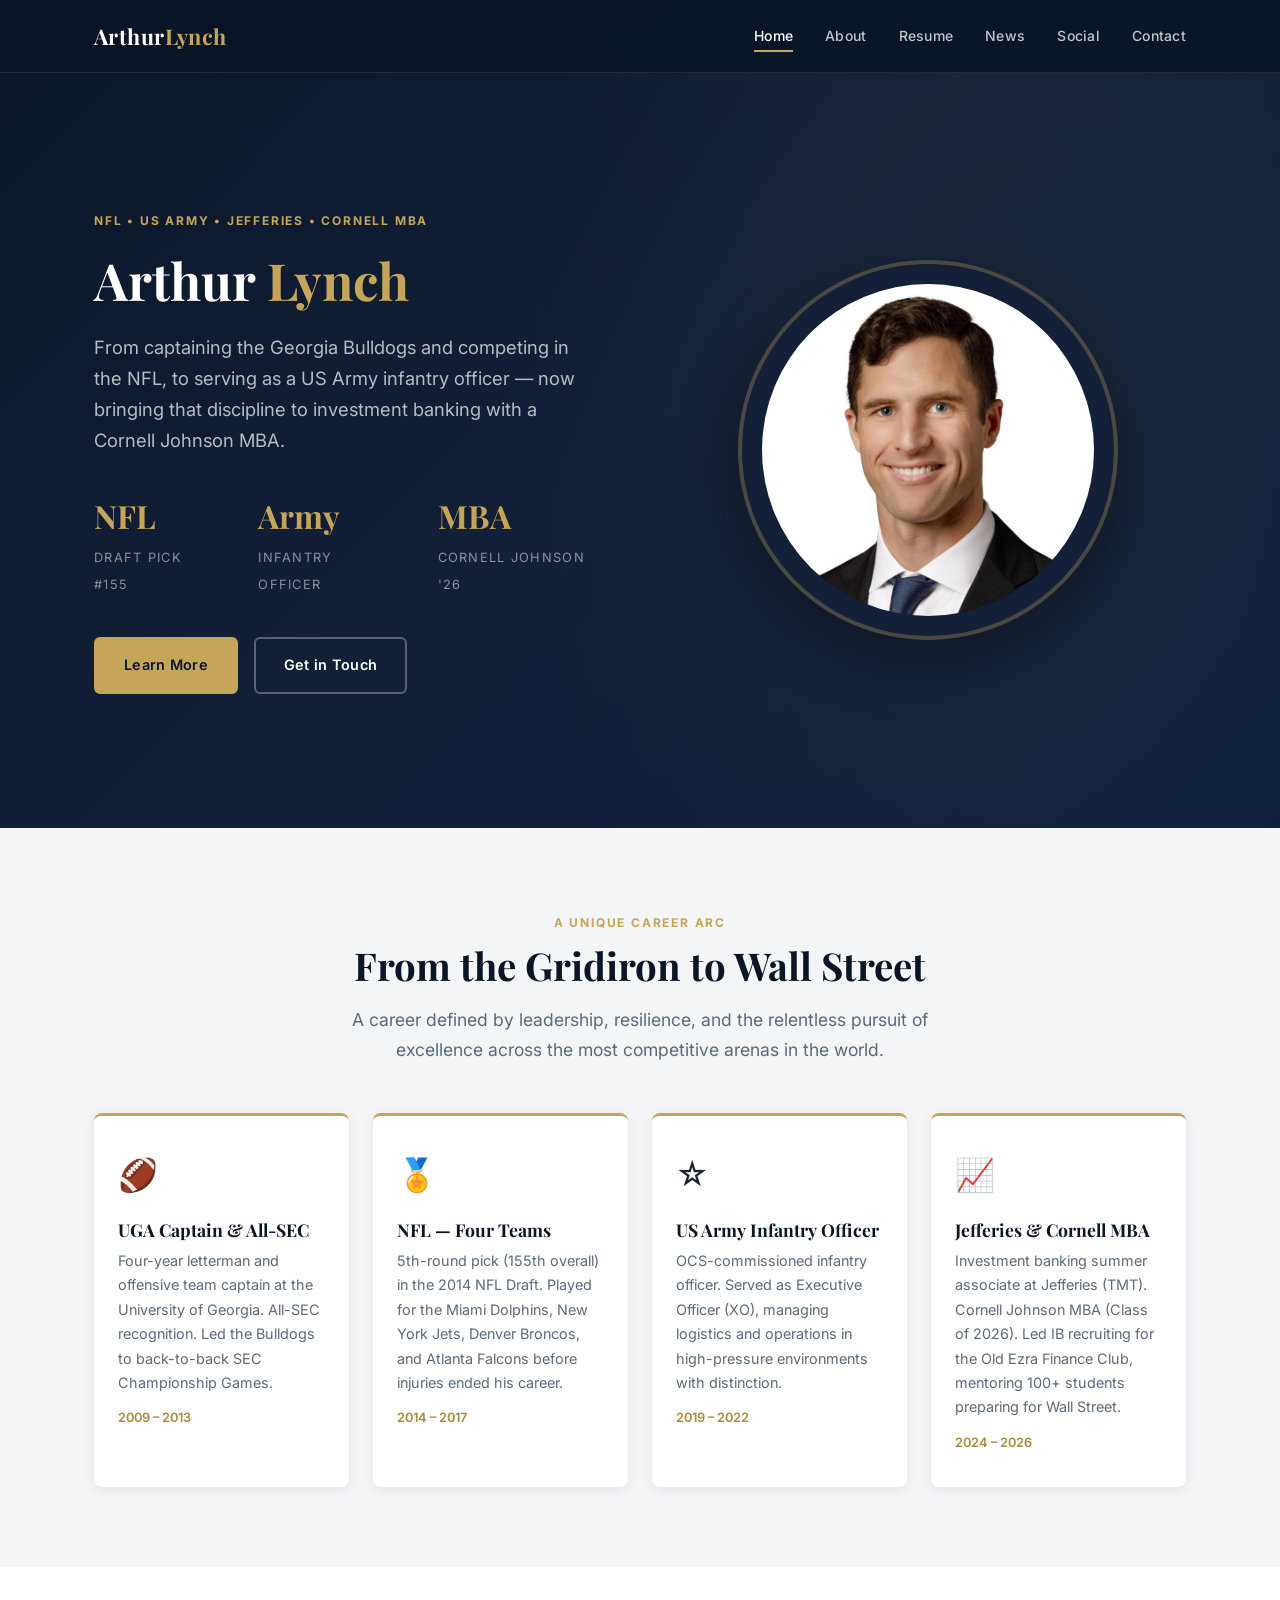
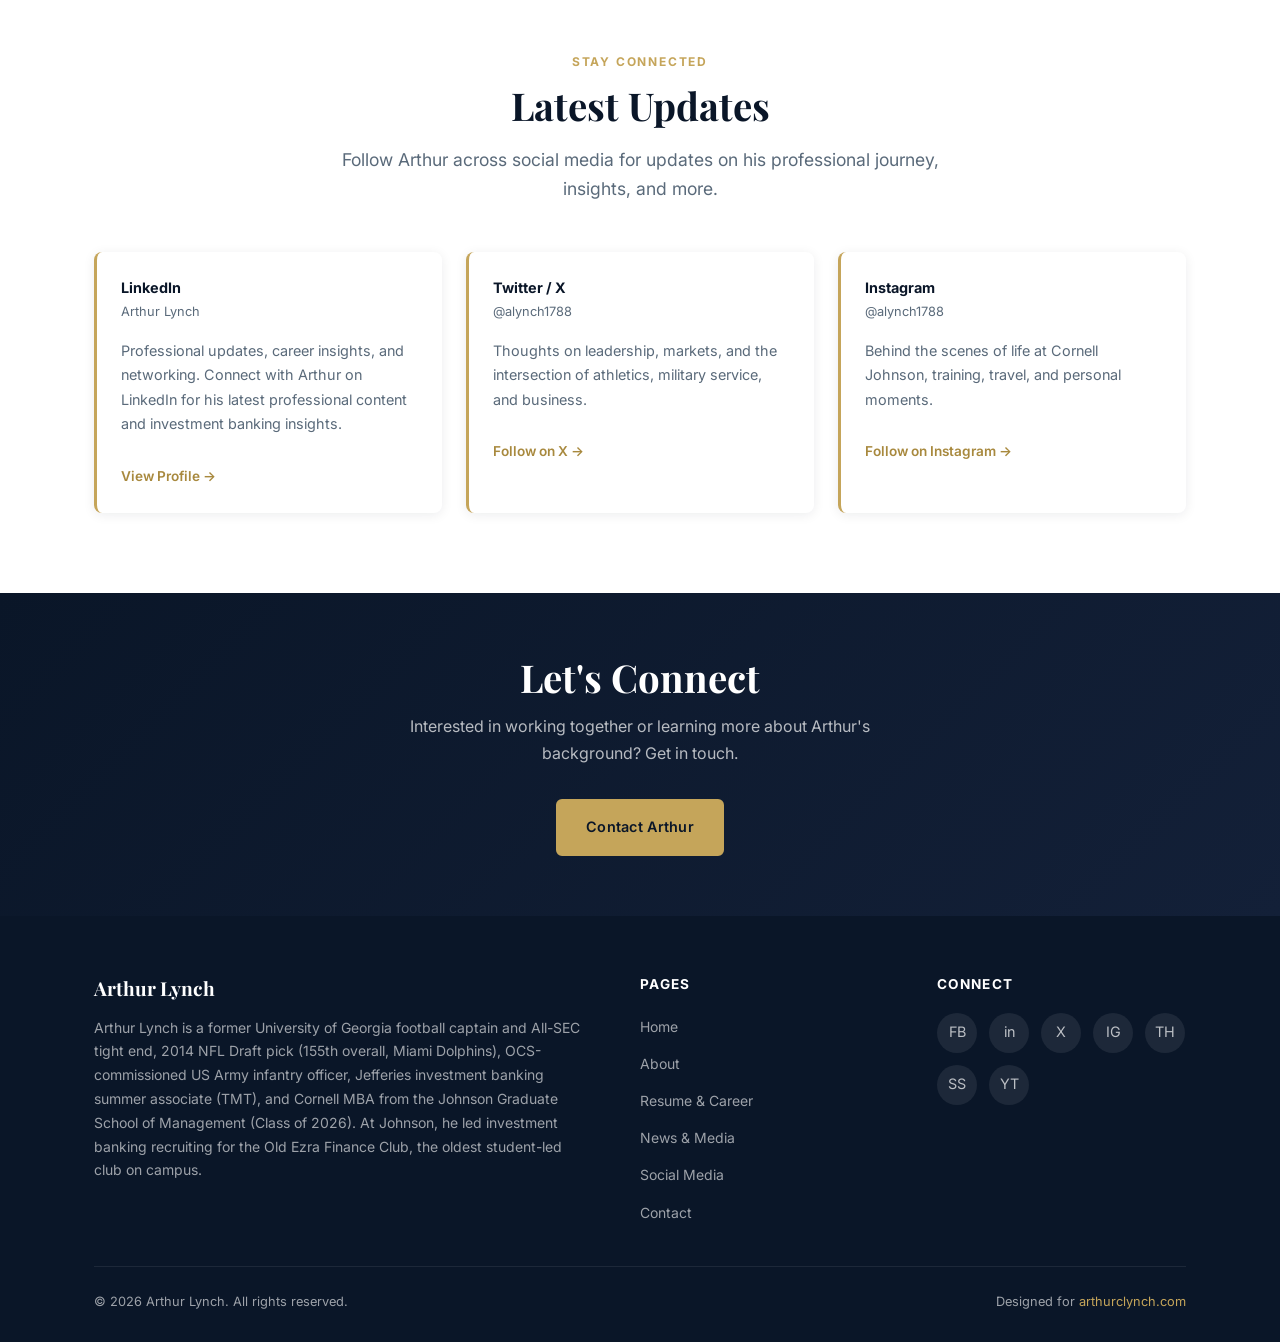
<file: index.html>
<!DOCTYPE html>
<html lang="en">
<head>
  <meta charset="UTF-8">
  <meta name="viewport" content="width=device-width, initial-scale=1.0">
  <title>Arthur Lynch — NFL Veteran, US Army Officer, Cornell MBA, Investment Banking</title>
  <meta name="description" content="Arthur Lynch is a former NFL tight end (Dolphins, Jets, Broncos, Falcons), OCS-commissioned US Army infantry officer, Jefferies investment banking associate, and Cornell Johnson MBA (Class of 2026). Explore his career from the SEC to Wall Street.">
  <meta name="keywords" content="Arthur Lynch, Cornell MBA, NFL, Miami Dolphins, Army officer, investment banking, Jefferies, University of Georgia, finance professional, private equity, SEC football">
  <link rel="canonical" href="https://arthurclynch.com/">

  <!-- Open Graph -->
  <meta property="og:type" content="website">
  <meta property="og:title" content="Arthur Lynch — NFL Veteran, US Army Officer, Cornell MBA, Investment Banking">
  <meta property="og:description" content="Arthur Lynch is a former NFL tight end, U.S. Army officer, Cornell Johnson MBA, and investment banking associate at Jefferies.">
  <meta property="og:url" content="https://arthurclynch.com/">
  <meta property="og:image" content="https://arthurclynch.com/images/arthur-lynch-headshot.jpg">
  <meta property="og:site_name" content="Arthur Lynch">

  <!-- Twitter Card -->
  <meta name="twitter:card" content="summary_large_image">
  <meta name="twitter:title" content="Arthur Lynch — NFL Veteran, US Army Officer, Cornell MBA, Investment Banking">
  <meta name="twitter:description" content="Arthur Lynch is a former NFL tight end, U.S. Army officer, Cornell Johnson MBA, and investment banking associate at Jefferies.">
  <meta name="twitter:image" content="https://arthurclynch.com/images/arthur-lynch-headshot.jpg">
  <meta name="twitter:site" content="@alynch1788">

  <!-- Fonts -->
  <link rel="preconnect" href="https://fonts.googleapis.com">
  <link rel="preconnect" href="https://fonts.gstatic.com" crossorigin>
  <link href="https://fonts.googleapis.com/css2?family=Inter:wght@400;500;600;700&family=Playfair+Display:wght@700&display=swap" rel="stylesheet">

  <link rel="stylesheet" href="css/style.css">

  <!-- Google Analytics (GA4) — Replace G-3816ZEQ27B with actual ID once domain is live -->
  <script async src="https://www.googletagmanager.com/gtag/js?id=G-3816ZEQ27B"></script>
  <script>
    window.dataLayer = window.dataLayer || [];
    function gtag(){dataLayer.push(arguments);}
    gtag('js', new Date());
    gtag('config', 'G-3816ZEQ27B');
  </script>

  <!-- JSON-LD Person Schema -->
  <script type="application/ld+json">
  {
    "@context": "https://schema.org",
    "@type": "Person",
    "name": "Arthur Lynch",
    "givenName": "Arthur",
    "familyName": "Lynch",
    "url": "https://arthurclynch.com",
    "image": "https://arthurclynch.com/images/arthur-lynch-headshot.jpg",
    "jobTitle": "Investment Banking Associate",
    "worksFor": {
      "@type": "Organization",
      "name": "Jefferies"
    },
    "alumniOf": [
      {
        "@type": "CollegeOrUniversity",
        "name": "Cornell University — Johnson Graduate School of Management"
      },
      {
        "@type": "CollegeOrUniversity",
        "name": "University of Georgia"
      }
    ],
    "description": "Former NFL tight end (Miami Dolphins, New York Jets, Denver Broncos, Atlanta Falcons), OCS-commissioned U.S. Army infantry officer, Jefferies investment banking associate, and Cornell Johnson MBA (Class of 2026).",
    "sameAs": [
      "https://www.linkedin.com/in/arthurclynch/",
      "https://x.com/alynch1788",
      "https://www.instagram.com/alynch1788",
      "https://www.facebook.com/ArthurCLynch",
      "https://www.youtube.com/channel/UC_nTND04kr7YdTVXYc1t96A",
      "https://substack.com/@arthurlynch",
      "https://medium.com/@arthurlynch_",
      "https://www.threads.com/@alynch1788",
      "https://github.com/lynch-c-arthur",
      "https://about.me/arthurlynch",
      "https://www.reddit.com/user/arthurlynch_"
    ],
    "knowsAbout": ["Investment Banking", "NFL", "U.S. Army", "Private Equity", "Leveraged Finance", "TMT", "Leadership", "Finance", "Football", "Military Service", "Cornell MBA"],
    "memberOf": [
      {"@type": "SportsTeam", "name": "Miami Dolphins"},
      {"@type": "Organization", "name": "U.S. Army"}
    ]
  }
  </script>
  <link rel="icon" type="image/x-icon" href="/favicon.ico">
  <link rel="icon" type="image/png" sizes="32x32" href="/favicon-32x32.png">
  <link rel="icon" type="image/png" sizes="16x16" href="/favicon-16x16.png">
  <link rel="apple-touch-icon" sizes="180x180" href="/apple-touch-icon.png">
</head>
<body>

  <!-- Header -->
  <header class="site-header" role="banner">
    <div class="container header-inner">
      <a href="index.html" class="logo" aria-label="Arthur Lynch Home">Arthur<span>Lynch</span></a>
      <nav aria-label="Primary navigation">
        <button class="menu-toggle" aria-label="Toggle menu" aria-expanded="false">
          <span></span><span></span><span></span>
        </button>
        <div class="nav-links">
          <a href="index.html" class="active">Home</a>
          <a href="about.html">About</a>
          <a href="career.html">Resume</a>
          <a href="news.html">News</a>
          <a href="social.html">Social</a>
          <a href="contact.html">Contact</a>
        </div>
      </nav>
    </div>
  </header>

  <!-- Hero Section -->
  <section class="hero" id="hero">
    <div class="container hero-inner">
      <div class="hero-content">
        <span class="section-label">NFL &bull; US Army &bull; Jefferies &bull; Cornell MBA</span>
        <h1>Arthur <span class="highlight">Lynch</span></h1>
        <p class="hero-tagline">From captaining the Georgia Bulldogs and competing in the NFL, to serving as a US Army infantry officer — now bringing that discipline to investment banking with a Cornell Johnson MBA.</p>
        <div class="hero-stats">
          <div>
            <span class="hero-stat-number">NFL</span>
            <span class="hero-stat-label">Draft Pick #155</span>
          </div>
          <div>
            <span class="hero-stat-number">Army</span>
            <span class="hero-stat-label">Infantry Officer</span>
          </div>
          <div>
            <span class="hero-stat-number">MBA</span>
            <span class="hero-stat-label">Cornell Johnson '26</span>
          </div>
        </div>
        <div class="hero-cta">
          <a href="about.html" class="btn btn-primary">Learn More</a>
          <a href="contact.html" class="btn btn-outline">Get in Touch</a>
        </div>
      </div>
      <div class="hero-image-wrapper">
        <img class="hero-headshot" src="images/arthur-lynch-headshot.jpg" alt="Arthur Lynch — NFL veteran, US Army officer, Cornell MBA, investment banking professional" width="380" height="380" loading="eager">
      </div>
    </div>
  </section>

  <!-- Career Arc Section -->
  <section class="section section-alt lazy-section" id="career-arc">
    <div class="container">
      <div class="section-header">
        <span class="section-label">A Unique Career Arc</span>
        <h2 class="section-title">From the Gridiron to Wall Street</h2>
        <p class="section-subtitle">A career defined by leadership, resilience, and the relentless pursuit of excellence across the most competitive arenas in the world.</p>
      </div>
      <div class="career-arc-grid">
        <div class="career-card">
          <div class="career-card-icon" aria-hidden="true">&#127944;</div>
          <h3>UGA Captain &amp; All-SEC</h3>
          <p>Four-year letterman and offensive team captain at the University of Georgia. All-SEC recognition. Led the Bulldogs to back-to-back SEC Championship Games.</p>
          <span class="year">2009 – 2013</span>
        </div>
        <div class="career-card">
          <div class="career-card-icon" aria-hidden="true">&#127941;</div>
          <h3>NFL — Four Teams</h3>
          <p>5th-round pick (155th overall) in the 2014 NFL Draft. Played for the Miami Dolphins, New York Jets, Denver Broncos, and Atlanta Falcons before injuries ended his career.</p>
          <span class="year">2014 – 2017</span>
        </div>
        <div class="career-card">
          <div class="career-card-icon" aria-hidden="true">&#9734;</div>
          <h3>US Army Infantry Officer</h3>
          <p>OCS-commissioned infantry officer. Served as Executive Officer (XO), managing logistics and operations in high-pressure environments with distinction.</p>
          <span class="year">2019 – 2022</span>
        </div>
        <div class="career-card">
          <div class="career-card-icon" aria-hidden="true">&#128200;</div>
          <h3>Jefferies &amp; Cornell MBA</h3>
          <p>Investment banking summer associate at Jefferies (TMT). Cornell Johnson MBA (Class of 2026). Led IB recruiting for the Old Ezra Finance Club, mentoring 100+ students preparing for Wall Street.</p>
          <span class="year">2024 – 2026</span>
        </div>
      </div>
    </div>
  </section>

  <!-- Social Feed Section -->
  <section class="section lazy-section" id="social-feed">
    <div class="container">
      <div class="section-header">
        <span class="section-label">Stay Connected</span>
        <h2 class="section-title">Latest Updates</h2>
        <p class="section-subtitle">Follow Arthur across social media for updates on his professional journey, insights, and more.</p>
      </div>
      <div class="social-feed-grid">
        <div class="social-card">
          <div class="social-card-header">
            <div>
              <div class="social-card-platform">LinkedIn</div>
              <div class="social-card-handle">Arthur Lynch</div>
            </div>
          </div>
          <p>Professional updates, career insights, and networking. Connect with Arthur on LinkedIn for his latest professional content and investment banking insights.</p>
          <a href="https://www.linkedin.com/in/arthurclynch/" class="follow-link" target="_blank" rel="noopener noreferrer">View Profile &rarr;</a>
        </div>
        <div class="social-card">
          <div class="social-card-header">
            <div>
              <div class="social-card-platform">Twitter / X</div>
              <div class="social-card-handle">@alynch1788</div>
            </div>
          </div>
          <p>Thoughts on leadership, markets, and the intersection of athletics, military service, and business.</p>
          <a href="https://x.com/alynch1788" class="follow-link" target="_blank" rel="noopener noreferrer">Follow on X &rarr;</a>
        </div>
        <div class="social-card">
          <div class="social-card-header">
            <div>
              <div class="social-card-platform">Instagram</div>
              <div class="social-card-handle">@alynch1788</div>
            </div>
          </div>
          <p>Behind the scenes of life at Cornell Johnson, training, travel, and personal moments.</p>
          <a href="https://www.instagram.com/alynch1788/" class="follow-link" target="_blank" rel="noopener noreferrer">Follow on Instagram &rarr;</a>
        </div>
      </div>
    </div>
  </section>

  <!-- CTA Banner -->
  <section class="cta-banner lazy-section">
    <div class="container">
      <h2>Let's Connect</h2>
      <p>Interested in working together or learning more about Arthur's background? Get in touch.</p>
      <a href="contact.html" class="btn btn-primary">Contact Arthur</a>
    </div>
  </section>

  <!-- Footer -->
  <footer class="site-footer" role="contentinfo">
    <div class="container">
      <div class="footer-inner">
        <div class="footer-bio">
          <h3>Arthur Lynch</h3>
          <p>Arthur Lynch is a former University of Georgia football captain and All-SEC tight end, 2014 NFL Draft pick (155th overall, Miami Dolphins), OCS-commissioned US Army infantry officer, Jefferies investment banking summer associate (TMT), and Cornell MBA from the Johnson Graduate School of Management (Class of 2026). At Johnson, he led investment banking recruiting for the Old Ezra Finance Club, the oldest student-led club on campus.</p>
        </div>
        <div class="footer-links">
          <h4>Pages</h4>
          <ul>
            <li><a href="index.html">Home</a></li>
            <li><a href="about.html">About</a></li>
            <li><a href="career.html">Resume &amp; Career</a></li>
            <li><a href="news.html">News &amp; Media</a></li>
            <li><a href="social.html">Social Media</a></li>
            <li><a href="contact.html">Contact</a></li>
          </ul>
        </div>
        <div class="footer-social">
          <h4>Connect</h4>
          <div class="social-icons">
            <a href="https://www.facebook.com/ArthurCLynch/" class="social-icon" aria-label="Facebook" target="_blank" rel="noopener noreferrer">FB</a>
            <a href="https://www.linkedin.com/in/arthurclynch/" class="social-icon" aria-label="LinkedIn" target="_blank" rel="noopener noreferrer">in</a>
            <a href="https://x.com/alynch1788" class="social-icon" aria-label="Twitter / X" target="_blank" rel="noopener noreferrer">X</a>
            <a href="https://www.instagram.com/alynch1788/" class="social-icon" aria-label="Instagram" target="_blank" rel="noopener noreferrer">IG</a>
            <a href="https://www.threads.com/@alynch1788" class="social-icon" aria-label="Threads" target="_blank" rel="noopener noreferrer">TH</a>
            <a href="https://substack.com/@arthurlynch" class="social-icon" aria-label="Substack" target="_blank" rel="noopener noreferrer">SS</a>
            <a href="https://www.youtube.com/channel/UC_nTND04kr7YdTVXYc1t96A" class="social-icon" aria-label="YouTube" target="_blank" rel="noopener noreferrer">YT</a>
          </div>
        </div>
      </div>
      <div class="footer-bottom">
        <span>&copy; 2026 Arthur Lynch. All rights reserved.</span>
        <span>Designed for <a href="https://arthurclynch.com">arthurclynch.com</a></span>
      </div>
    </div>
  </footer>

  <script src="js/main.js" defer></script>
</body>
</html>
</file>
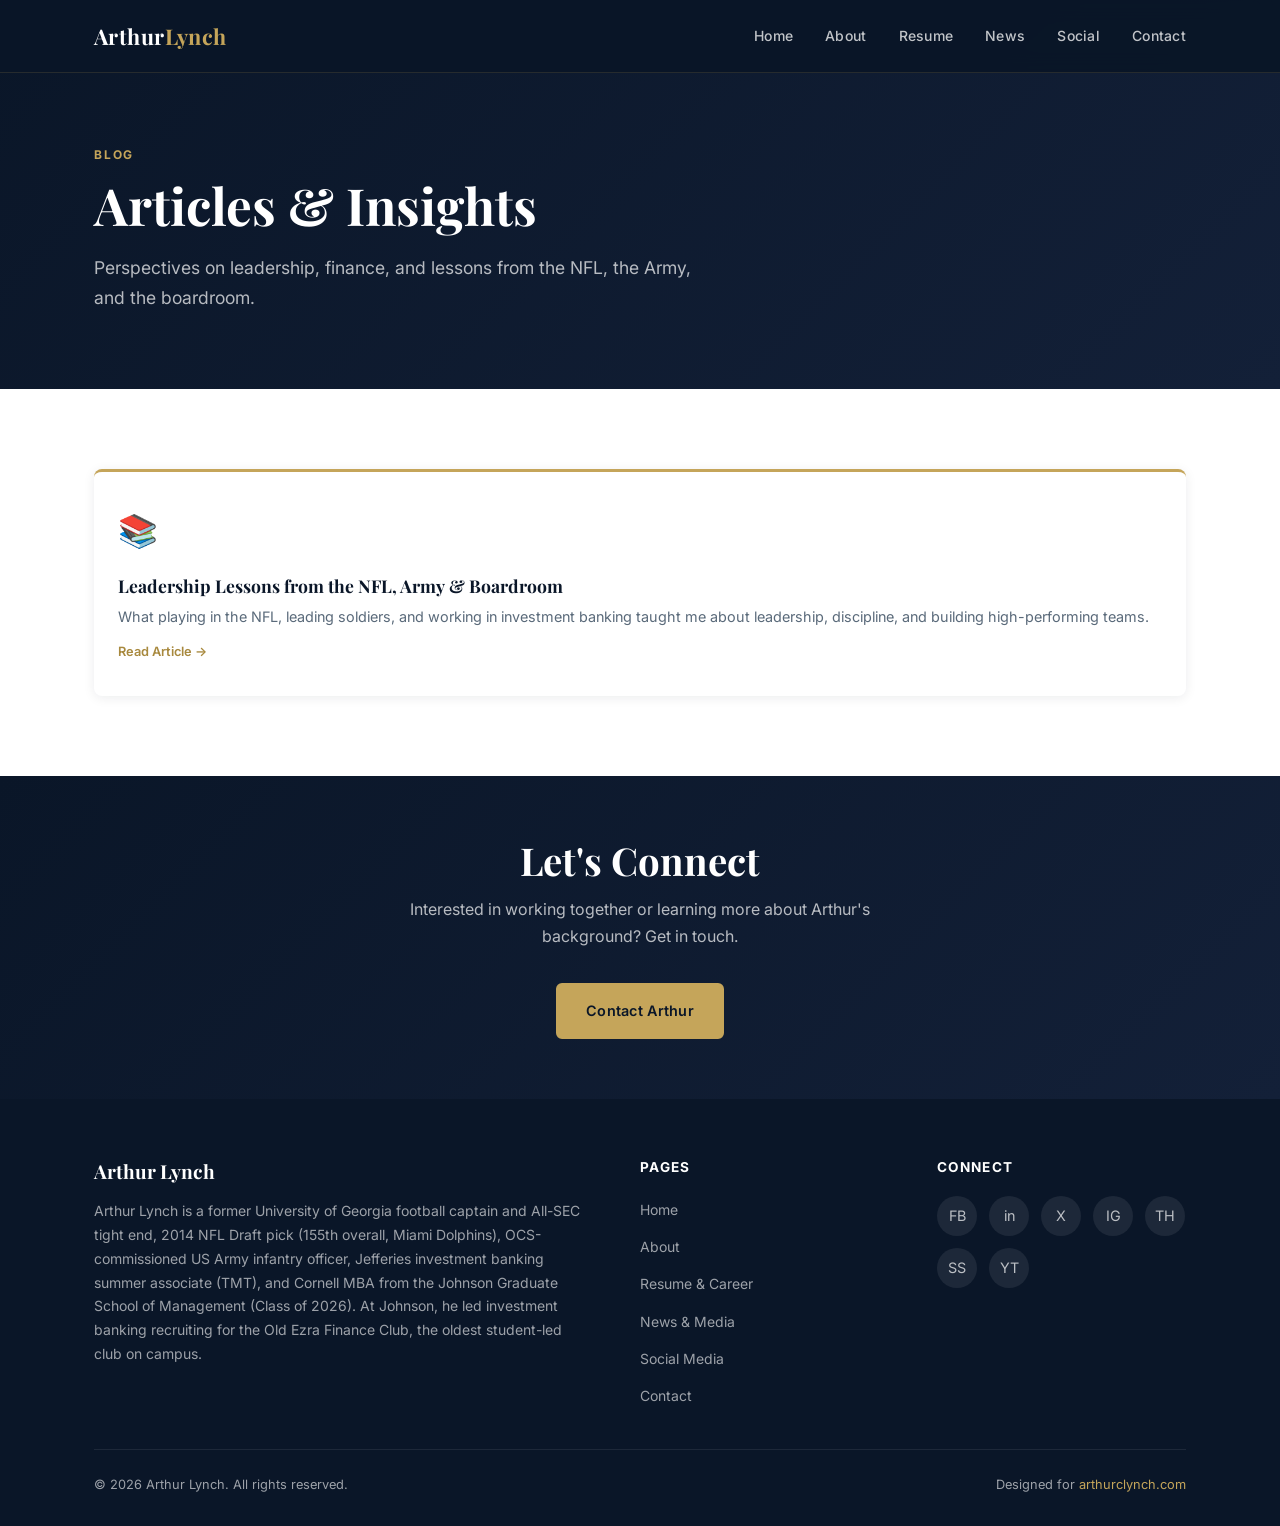
<file: blog/index.html>
<!DOCTYPE html>
<html lang="en">
<head>
  <meta charset="UTF-8">
  <meta name="viewport" content="width=device-width, initial-scale=1.0">
  <title>Blog — Arthur Lynch</title>
  <meta name="description" content="Articles and insights from Arthur Lynch on leadership, finance, and the intersection of athletics, military service, and business.">
  <link rel="canonical" href="https://arthurclynch.com/blog/">

  <!-- Open Graph -->
  <meta property="og:type" content="website">
  <meta property="og:title" content="Blog — Arthur Lynch">
  <meta property="og:description" content="Articles and insights from Arthur Lynch on leadership, finance, and the intersection of athletics, military service, and business.">
  <meta property="og:url" content="https://arthurclynch.com/blog/">
  <meta property="og:image" content="https://arthurclynch.com/images/arthur-lynch-headshot.jpg">
  <meta property="og:site_name" content="Arthur Lynch">

  <!-- Twitter Card -->
  <meta name="twitter:card" content="summary_large_image">
  <meta name="twitter:title" content="Blog — Arthur Lynch">
  <meta name="twitter:description" content="Articles and insights from Arthur Lynch on leadership, finance, and the intersection of athletics, military service, and business.">
  <meta name="twitter:image" content="https://arthurclynch.com/images/arthur-lynch-headshot.jpg">
  <meta name="twitter:site" content="@alynch1788">

  <!-- Fonts -->
  <link rel="preconnect" href="https://fonts.googleapis.com">
  <link rel="preconnect" href="https://fonts.gstatic.com" crossorigin>
  <link href="https://fonts.googleapis.com/css2?family=Inter:wght@400;500;600;700&family=Playfair+Display:wght@700&display=swap" rel="stylesheet">

  <link rel="stylesheet" href="../css/style.css">

  <!-- Google Analytics (GA4) -->
  <script async src="https://www.googletagmanager.com/gtag/js?id=G-3816ZEQ27B"></script>
  <script>
    window.dataLayer = window.dataLayer || [];
    function gtag(){dataLayer.push(arguments);}
    gtag('js', new Date());
    gtag('config', 'G-3816ZEQ27B');
  </script>

  <link rel="icon" type="image/x-icon" href="/favicon.ico">
  <link rel="icon" type="image/png" sizes="32x32" href="/favicon-32x32.png">
  <link rel="icon" type="image/png" sizes="16x16" href="/favicon-16x16.png">
  <link rel="apple-touch-icon" sizes="180x180" href="/apple-touch-icon.png">
</head>
<body>

  <!-- Header -->
  <header class="site-header" role="banner">
    <div class="container header-inner">
      <a href="../index.html" class="logo" aria-label="Arthur Lynch Home">Arthur<span>Lynch</span></a>
      <nav aria-label="Primary navigation">
        <button class="menu-toggle" aria-label="Toggle menu" aria-expanded="false">
          <span></span><span></span><span></span>
        </button>
        <div class="nav-links">
          <a href="../index.html">Home</a>
          <a href="../about.html">About</a>
          <a href="../career.html">Resume</a>
          <a href="../news.html">News</a>
          <a href="../social.html">Social</a>
          <a href="../contact.html">Contact</a>
        </div>
      </nav>
    </div>
  </header>

  <!-- Page Hero -->
  <section class="page-hero">
    <div class="container">
      <span class="section-label">Blog</span>
      <h1>Articles &amp; Insights</h1>
      <p>Perspectives on leadership, finance, and lessons from the NFL, the Army, and the boardroom.</p>
    </div>
  </section>

  <!-- Blog Posts -->
  <section class="section" id="blog-posts">
    <div class="container">
      <div class="career-arc-grid">
        <a href="leadership-lessons-nfl-army-boardroom.html" class="career-card" style="text-decoration:none;color:inherit;">
          <div class="career-card-icon" aria-hidden="true">&#128218;</div>
          <h3>Leadership Lessons from the NFL, Army &amp; Boardroom</h3>
          <p>What playing in the NFL, leading soldiers, and working in investment banking taught me about leadership, discipline, and building high-performing teams.</p>
          <span class="year">Read Article &rarr;</span>
        </a>
      </div>
    </div>
  </section>

  <!-- CTA Banner -->
  <section class="cta-banner">
    <div class="container">
      <h2>Let's Connect</h2>
      <p>Interested in working together or learning more about Arthur's background? Get in touch.</p>
      <a href="../contact.html" class="btn btn-primary">Contact Arthur</a>
    </div>
  </section>

  <!-- Footer -->
  <footer class="site-footer" role="contentinfo">
    <div class="container">
      <div class="footer-inner">
        <div class="footer-bio">
          <h3>Arthur Lynch</h3>
          <p>Arthur Lynch is a former University of Georgia football captain and All-SEC tight end, 2014 NFL Draft pick (155th overall, Miami Dolphins), OCS-commissioned US Army infantry officer, Jefferies investment banking summer associate (TMT), and Cornell MBA from the Johnson Graduate School of Management (Class of 2026). At Johnson, he led investment banking recruiting for the Old Ezra Finance Club, the oldest student-led club on campus.</p>
        </div>
        <div class="footer-links">
          <h4>Pages</h4>
          <ul>
            <li><a href="../index.html">Home</a></li>
            <li><a href="../about.html">About</a></li>
            <li><a href="../career.html">Resume &amp; Career</a></li>
            <li><a href="../news.html">News &amp; Media</a></li>
            <li><a href="../social.html">Social Media</a></li>
            <li><a href="../contact.html">Contact</a></li>
          </ul>
        </div>
        <div class="footer-social">
          <h4>Connect</h4>
          <div class="social-icons">
            <a href="https://www.facebook.com/ArthurCLynch/" class="social-icon" aria-label="Facebook" target="_blank" rel="noopener noreferrer">FB</a>
            <a href="https://www.linkedin.com/in/arthurclynch/" class="social-icon" aria-label="LinkedIn" target="_blank" rel="noopener noreferrer">in</a>
            <a href="https://x.com/alynch1788" class="social-icon" aria-label="Twitter / X" target="_blank" rel="noopener noreferrer">X</a>
            <a href="https://www.instagram.com/alynch1788/" class="social-icon" aria-label="Instagram" target="_blank" rel="noopener noreferrer">IG</a>
            <a href="https://www.threads.com/@alynch1788" class="social-icon" aria-label="Threads" target="_blank" rel="noopener noreferrer">TH</a>
            <a href="https://substack.com/@arthurlynch" class="social-icon" aria-label="Substack" target="_blank" rel="noopener noreferrer">SS</a>
            <a href="https://www.youtube.com/channel/UC_nTND04kr7YdTVXYc1t96A" class="social-icon" aria-label="YouTube" target="_blank" rel="noopener noreferrer">YT</a>
          </div>
        </div>
      </div>
      <div class="footer-bottom">
        <span>&copy; 2026 Arthur Lynch. All rights reserved.</span>
        <span>Designed for <a href="https://arthurclynch.com">arthurclynch.com</a></span>
      </div>
    </div>
  </footer>

  <script src="../js/main.js" defer></script>
</body>
</html>
</file>
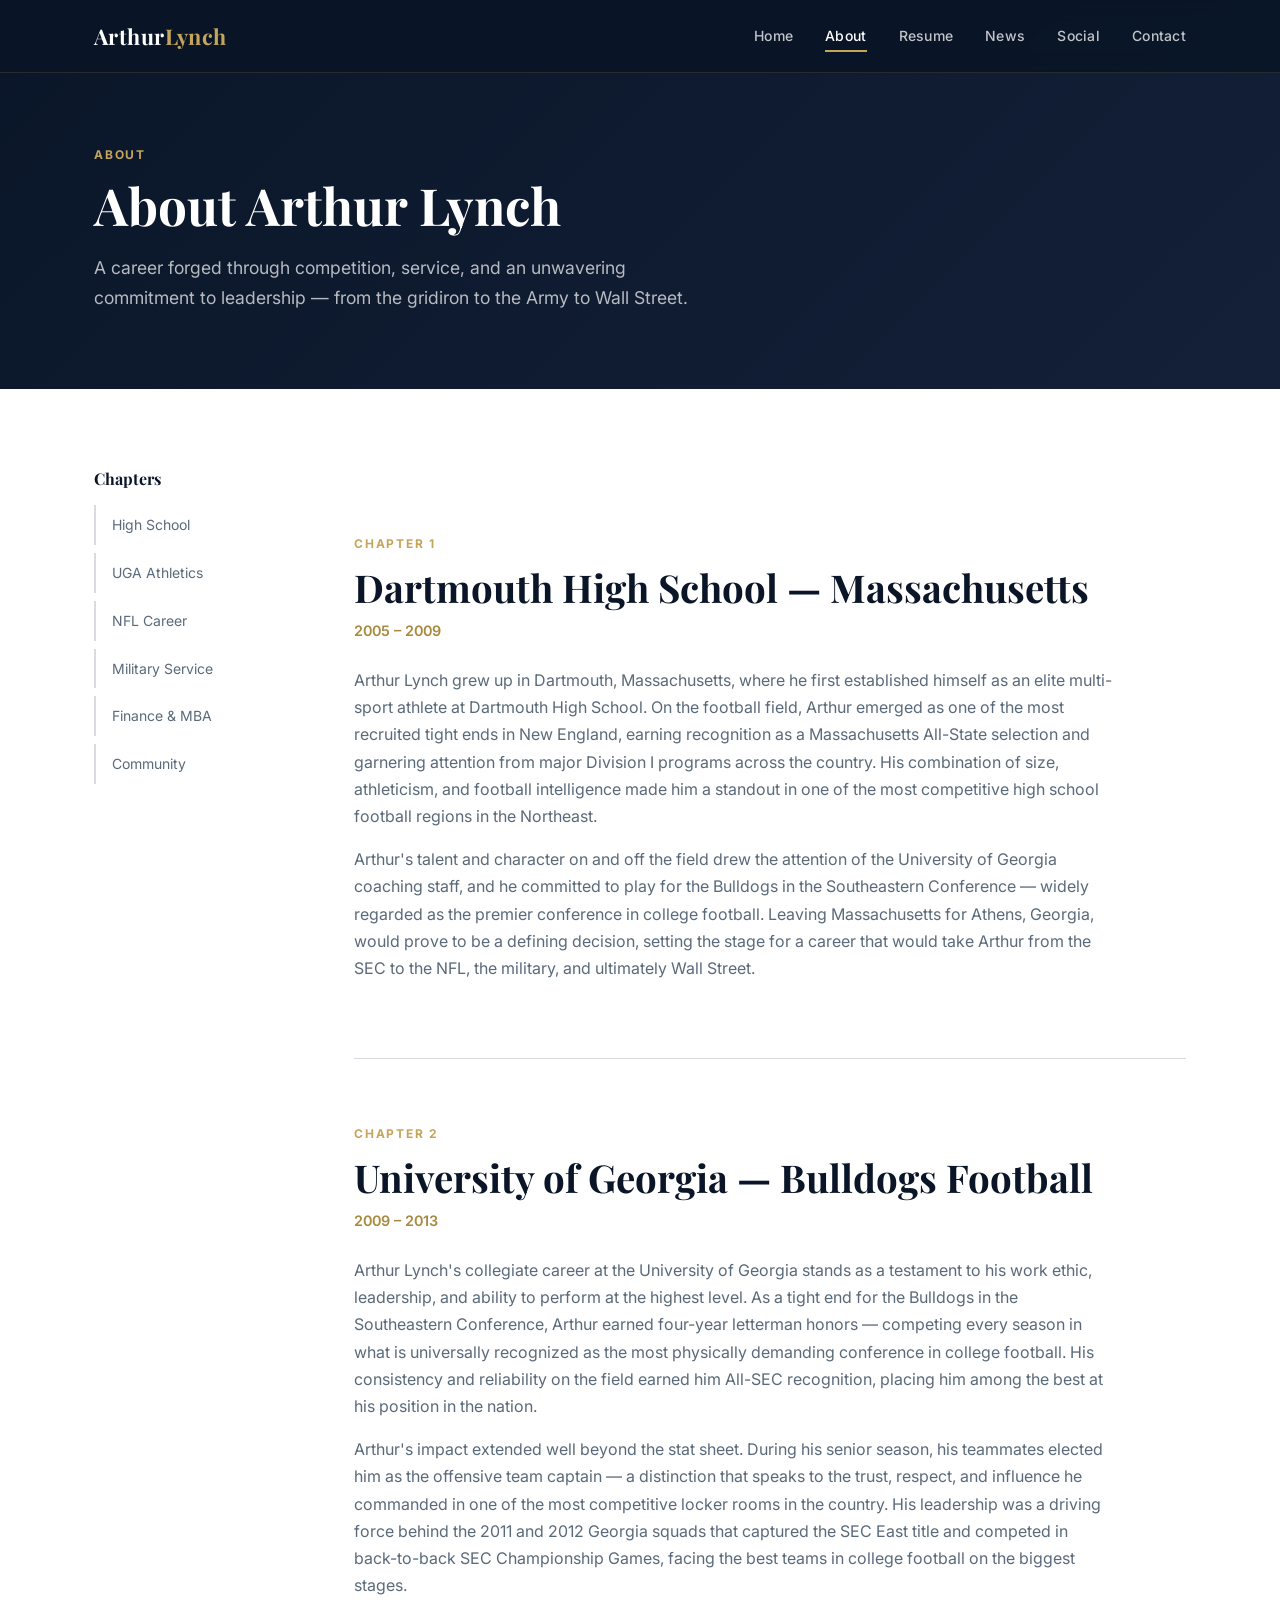
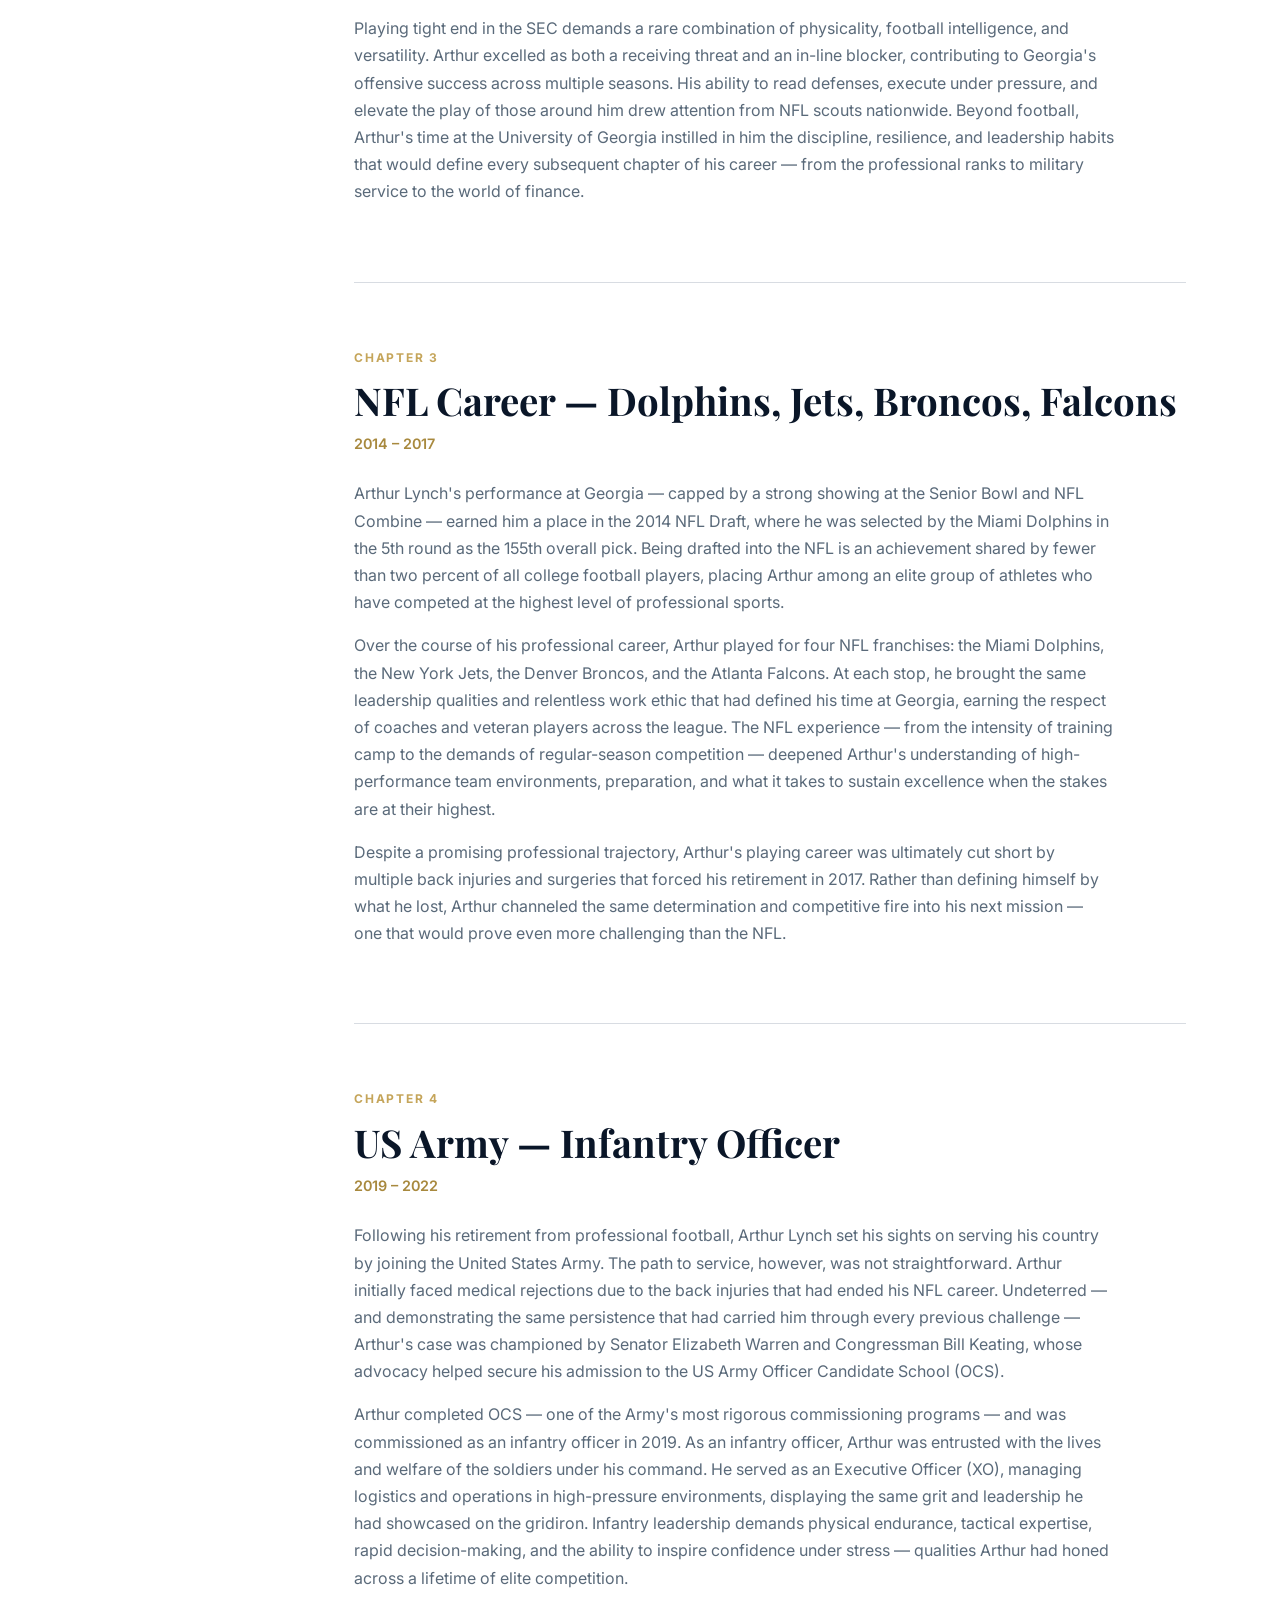
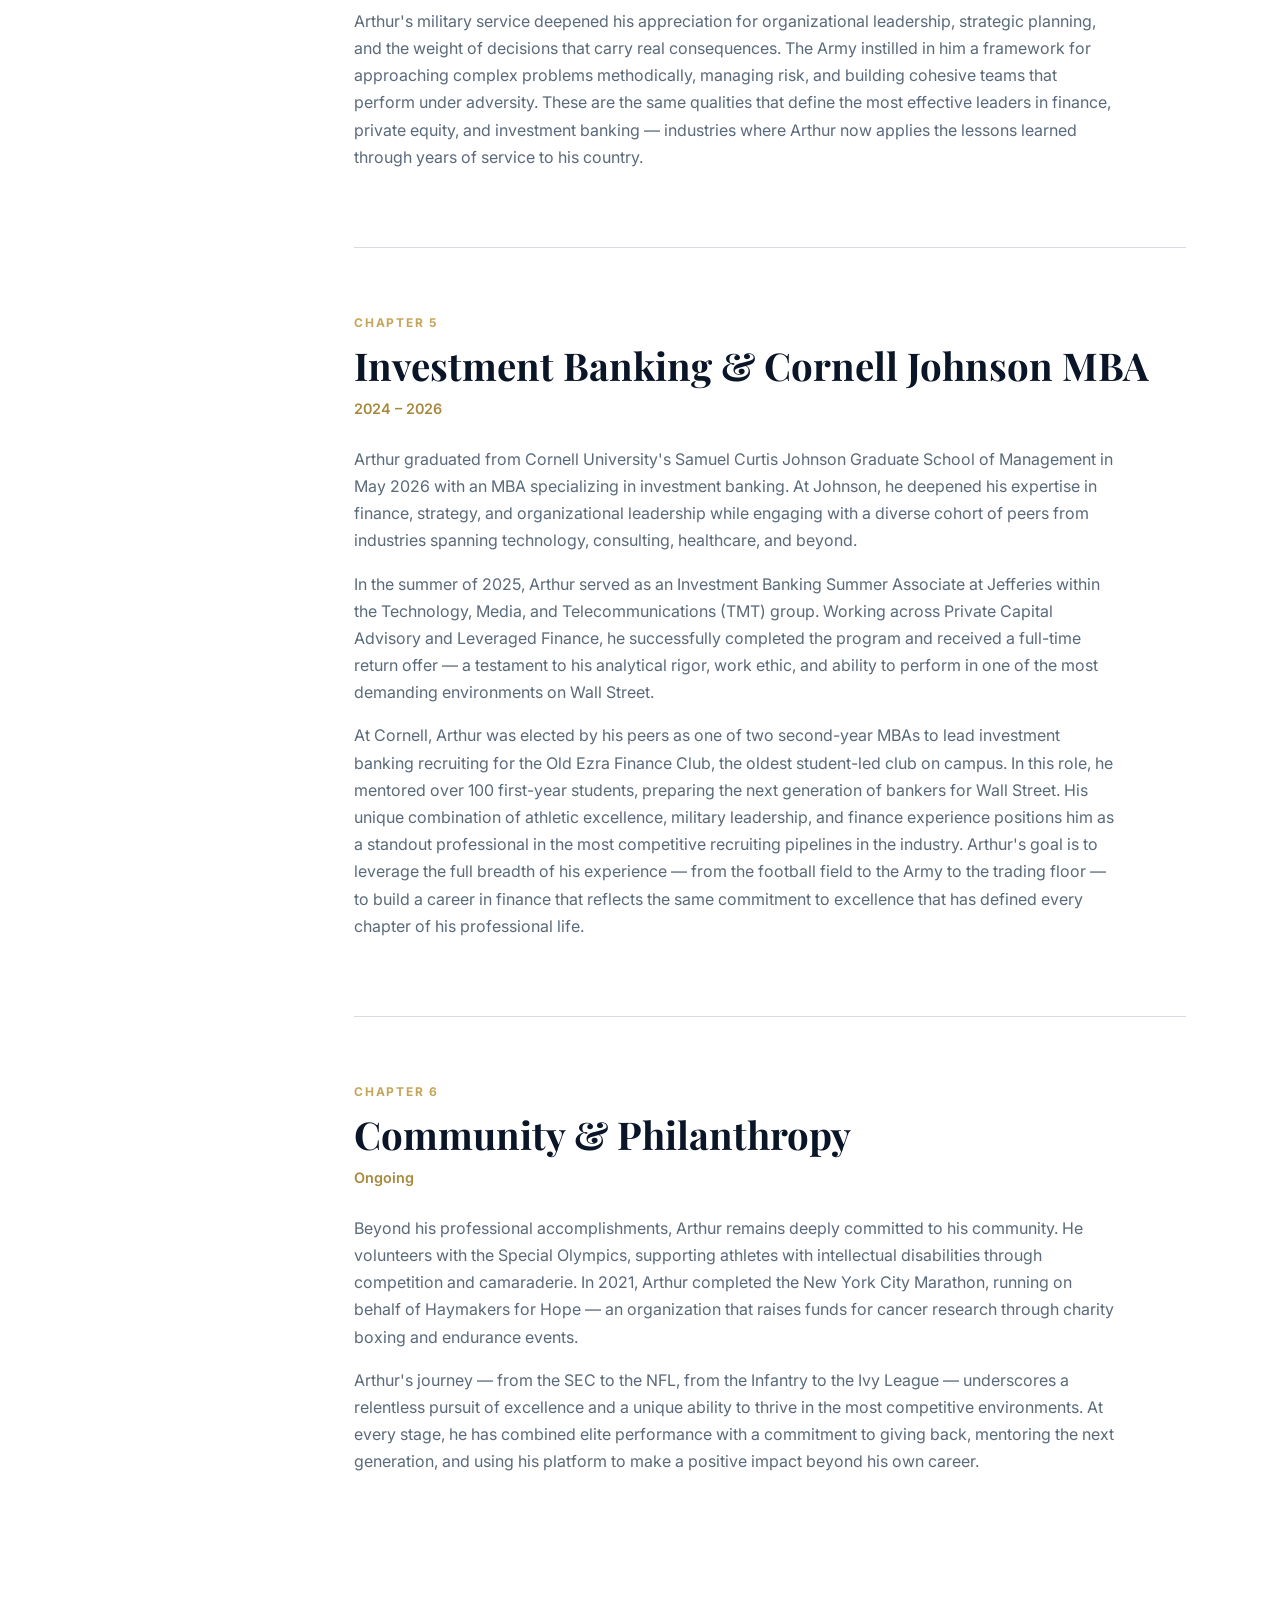
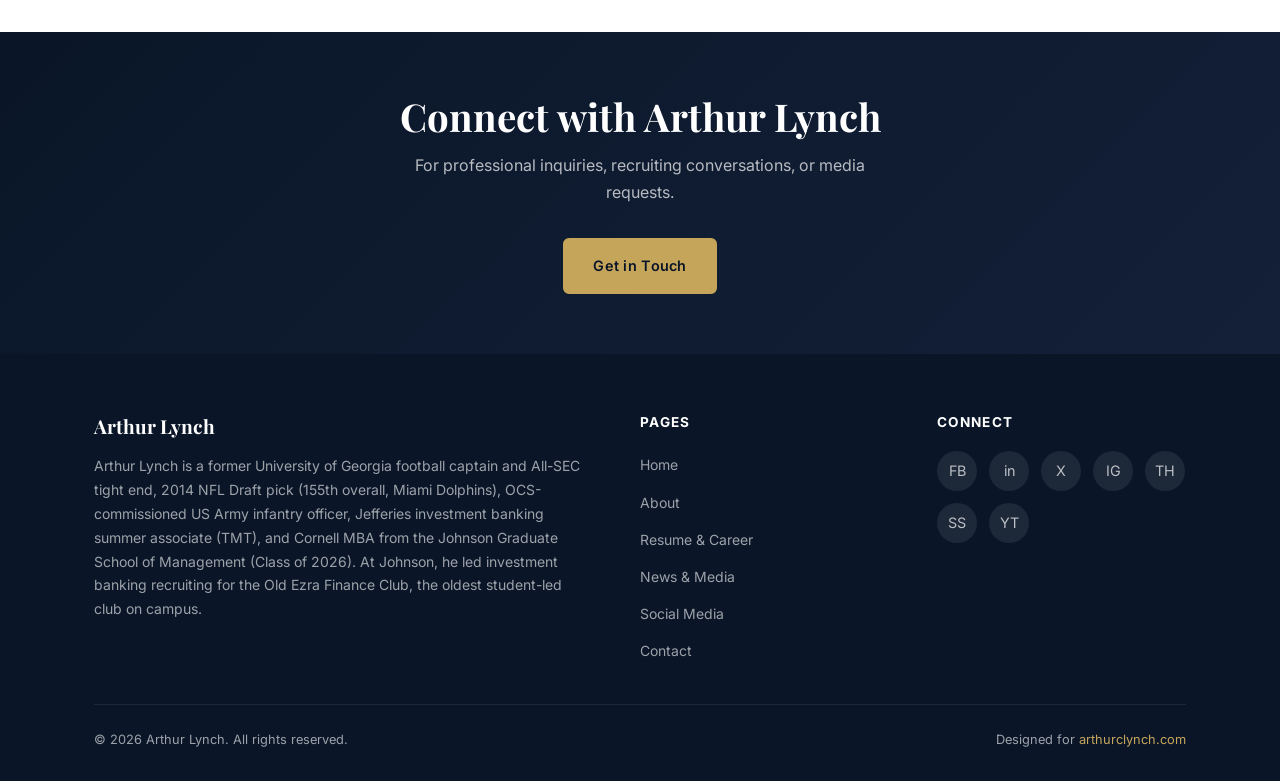
<file: about.html>
<!DOCTYPE html>
<html lang="en">

<head>
  <meta charset="UTF-8">
  <meta name="viewport" content="width=device-width, initial-scale=1.0">
  <title>About Arthur Lynch — Bio, Background &amp; Professional Journey</title>
  <meta name="description"
    content="The full story of Arthur Lynch: Dartmouth HS standout, University of Georgia football captain (All-SEC), 2014 NFL Draft pick (Miami Dolphins, Jets, Broncos, Falcons), US Army infantry officer, Jefferies investment banking associate, and Cornell Johnson MBA.">
  <meta name="keywords"
    content="Arthur Lynch bio, Arthur Lynch football, Arthur Lynch NFL, Arthur Lynch Army, Arthur Lynch Cornell MBA, Arthur Lynch Jefferies, Arthur Lynch investment banking, Old Ezra Finance Club">
  <link rel="canonical" href="https://arthurclynch.com/about.html">

  <!-- Open Graph -->
  <meta property="og:type" content="profile">
  <meta property="og:title" content="About Arthur Lynch — Bio, Background &amp; Professional Journey">
  <meta property="og:description"
    content="The full story of Arthur Lynch: UGA football captain, 2014 NFL Draft pick, U.S. Army infantry officer, Jefferies investment banking associate, and Cornell Johnson MBA.">
  <meta property="og:url" content="https://arthurclynch.com/about.html">
  <meta property="og:image" content="https://arthurclynch.com/images/arthur-lynch-headshot.jpg">
  <meta property="og:site_name" content="Arthur Lynch">

  <!-- Twitter Card -->
  <meta name="twitter:card" content="summary_large_image">
  <meta name="twitter:title" content="About Arthur Lynch — Bio, Background &amp; Professional Journey">
  <meta name="twitter:description"
    content="The full story of Arthur Lynch: UGA football captain, 2014 NFL Draft pick, U.S. Army infantry officer, Jefferies investment banking associate, and Cornell Johnson MBA.">
  <meta name="twitter:image" content="https://arthurclynch.com/images/arthur-lynch-headshot.jpg">
  <meta name="twitter:site" content="@alynch1788">

  <link rel="preconnect" href="https://fonts.googleapis.com">
  <link rel="preconnect" href="https://fonts.gstatic.com" crossorigin>
  <link
    href="https://fonts.googleapis.com/css2?family=Inter:wght@400;500;600;700&family=Playfair+Display:wght@700&display=swap"
    rel="stylesheet">
  <link rel="stylesheet" href="css/style.css">

  <script async src="https://www.googletagmanager.com/gtag/js?id=G-3816ZEQ27B"></script>
  <script>window.dataLayer = window.dataLayer || []; function gtag() { dataLayer.push(arguments); } gtag('js', new Date()); gtag('config', 'G-3816ZEQ27B');</script>

  <script type="application/ld+json">
  {
    "@context": "https://schema.org",
    "@type": "Person",
    "name": "Arthur Lynch",
    "url": "https://arthurclynch.com",
    "image": "https://arthurclynch.com/images/arthur-lynch-headshot.jpg",
    "jobTitle": "Investment Banking Associate, Cornell MBA",
    "description": "Former NFL tight end (Miami Dolphins, Jets, Broncos, Falcons), OCS-commissioned US Army infantry officer, Jefferies IB summer associate, and Cornell Johnson MBA (Class of 2026).",
    "alumniOf": [
      {"@type": "EducationalOrganization", "name": "University of Georgia"},
      {"@type": "EducationalOrganization", "name": "Cornell University, Johnson Graduate School of Management"}
    ],
    "sameAs": [
      "https://www.linkedin.com/in/arthurclynch/",
      "https://x.com/alynch1788",
      "https://www.instagram.com/alynch1788",
      "https://www.threads.com/@alynch1788",
      "https://substack.com/@arthurlynch",
      "https://medium.com/@arthurlynch_",
      "https://www.youtube.com/channel/UC_nTND04kr7YdTVXYc1t96A",
      "https://github.com/lynch-c-arthur",
      "https://about.me/arthurlynch"
    ]
  }
  </script>
  <link rel="icon" type="image/x-icon" href="/favicon.ico">
  <link rel="icon" type="image/png" sizes="32x32" href="/favicon-32x32.png">
  <link rel="icon" type="image/png" sizes="16x16" href="/favicon-16x16.png">
  <link rel="apple-touch-icon" sizes="180x180" href="/apple-touch-icon.png">
</head>

<body>

  <!-- Header -->
  <header class="site-header" role="banner">
    <div class="container header-inner">
      <a href="index.html" class="logo" aria-label="Arthur Lynch Home">Arthur<span>Lynch</span></a>
      <nav aria-label="Primary navigation">
        <button class="menu-toggle" aria-label="Toggle menu" aria-expanded="false">
          <span></span><span></span><span></span>
        </button>
        <div class="nav-links">
          <a href="index.html">Home</a>
          <a href="about.html" class="active">About</a>
          <a href="career.html">Resume</a>
          <a href="news.html">News</a>
          <a href="social.html">Social</a>
          <a href="contact.html">Contact</a>
        </div>
      </nav>
    </div>
  </header>

  <!-- Page Hero -->
  <section class="page-hero">
    <div class="container">
      <span class="section-label">About</span>
      <h1>About Arthur Lynch</h1>
      <p>A career forged through competition, service, and an unwavering commitment to leadership — from the gridiron to
        the Army to Wall Street.</p>
    </div>
  </section>

  <!-- Bio Content -->
  <section class="section">
    <div class="container about-layout">
      <aside class="about-sidebar" aria-label="Bio navigation">
        <h4>Chapters</h4>
        <ul>
          <li><a href="#high-school">High School</a></li>
          <li><a href="#athletics">UGA Athletics</a></li>
          <li><a href="#nfl">NFL Career</a></li>
          <li><a href="#military">Military Service</a></li>
          <li><a href="#finance">Finance &amp; MBA</a></li>
          <li><a href="#community">Community</a></li>
        </ul>
      </aside>

      <div class="bio-content">

        <!-- High School -->
        <div class="bio-section" id="high-school">
          <span class="section-label">Chapter 1</span>
          <h2>Dartmouth High School — Massachusetts</h2>
          <p class="chapter-period">2005 – 2009</p>
          <p>Arthur Lynch grew up in Dartmouth, Massachusetts, where he first established himself as an elite
            multi-sport athlete at Dartmouth High School. On the football field, Arthur emerged as one of the most
            recruited tight ends in New England, earning recognition as a Massachusetts All-State selection and
            garnering attention from major Division I programs across the country. His combination of size, athleticism,
            and football intelligence made him a standout in one of the most competitive high school football regions in
            the Northeast.</p>
          <p>Arthur's talent and character on and off the field drew the attention of the University of Georgia coaching
            staff, and he committed to play for the Bulldogs in the Southeastern Conference — widely regarded as the
            premier conference in college football. Leaving Massachusetts for Athens, Georgia, would prove to be a
            defining decision, setting the stage for a career that would take Arthur from the SEC to the NFL, the
            military, and ultimately Wall Street.</p>
        </div>

        <!-- Athletics -->
        <div class="bio-section" id="athletics">
          <span class="section-label">Chapter 2</span>
          <h2>University of Georgia — Bulldogs Football</h2>
          <p class="chapter-period">2009 – 2013</p>
          <p>Arthur Lynch's collegiate career at the University of Georgia stands as a testament to his work ethic,
            leadership, and ability to perform at the highest level. As a tight end for the Bulldogs in the Southeastern
            Conference, Arthur earned four-year letterman honors — competing every season in what is universally
            recognized as the most physically demanding conference in college football. His consistency and reliability
            on the field earned him All-SEC recognition, placing him among the best at his position in the nation.</p>
          <p>Arthur's impact extended well beyond the stat sheet. During his senior season, his teammates elected him as
            the offensive team captain — a distinction that speaks to the trust, respect, and influence he commanded in
            one of the most competitive locker rooms in the country. His leadership was a driving force behind the 2011
            and 2012 Georgia squads that captured the SEC East title and competed in back-to-back SEC Championship
            Games, facing the best teams in college football on the biggest stages.</p>
          <p>Playing tight end in the SEC demands a rare combination of physicality, football intelligence, and
            versatility. Arthur excelled as both a receiving threat and an in-line blocker, contributing to Georgia's
            offensive success across multiple seasons. His ability to read defenses, execute under pressure, and elevate
            the play of those around him drew attention from NFL scouts nationwide. Beyond football, Arthur's time at
            the University of Georgia instilled in him the discipline, resilience, and leadership habits that would
            define every subsequent chapter of his career — from the professional ranks to military service to the world
            of finance.</p>
        </div>

        <!-- NFL -->
        <div class="bio-section" id="nfl">
          <span class="section-label">Chapter 3</span>
          <h2>NFL Career — Dolphins, Jets, Broncos, Falcons</h2>
          <p class="chapter-period">2014 – 2017</p>
          <p>Arthur Lynch's performance at Georgia — capped by a strong showing at the Senior Bowl and NFL Combine —
            earned him a place in the 2014 NFL Draft, where he was selected by the Miami Dolphins in the 5th round as
            the 155th overall pick. Being drafted into the NFL is an achievement shared by fewer than two percent of all
            college football players, placing Arthur among an elite group of athletes who have competed at the highest
            level of professional sports.</p>
          <p>Over the course of his professional career, Arthur played for four NFL franchises: the Miami Dolphins, the
            New York Jets, the Denver Broncos, and the Atlanta Falcons. At each stop, he brought the same leadership
            qualities and relentless work ethic that had defined his time at Georgia, earning the respect of coaches and
            veteran players across the league. The NFL experience — from the intensity of training camp to the demands
            of regular-season competition — deepened Arthur's understanding of high-performance team environments,
            preparation, and what it takes to sustain excellence when the stakes are at their highest.</p>
          <p>Despite a promising professional trajectory, Arthur's playing career was ultimately cut short by multiple
            back injuries and surgeries that forced his retirement in 2017. Rather than defining himself by what he
            lost, Arthur channeled the same determination and competitive fire into his next mission — one that would
            prove even more challenging than the NFL.</p>
        </div>

        <!-- Military -->
        <div class="bio-section" id="military">
          <span class="section-label">Chapter 4</span>
          <h2>US Army — Infantry Officer</h2>
          <p class="chapter-period">2019 – 2022</p>
          <p>Following his retirement from professional football, Arthur Lynch set his sights on serving his country by
            joining the United States Army. The path to service, however, was not straightforward. Arthur initially
            faced medical rejections due to the back injuries that had ended his NFL career. Undeterred — and
            demonstrating the same persistence that had carried him through every previous challenge — Arthur's case was
            championed by Senator Elizabeth Warren and Congressman Bill Keating, whose advocacy helped secure his
            admission to the US Army Officer Candidate School (OCS).</p>
          <p>Arthur completed OCS — one of the Army's most rigorous commissioning programs — and was commissioned as an
            infantry officer in 2019. As an infantry officer, Arthur was entrusted with the lives and welfare of the
            soldiers under his command. He served as an Executive Officer (XO), managing logistics and operations in
            high-pressure environments, displaying the same grit and leadership he had showcased on the gridiron.
            Infantry leadership demands physical endurance, tactical expertise, rapid decision-making, and the ability
            to inspire confidence under stress — qualities Arthur had honed across a lifetime of elite competition.</p>
          <p>Arthur's military service deepened his appreciation for organizational leadership, strategic planning, and
            the weight of decisions that carry real consequences. The Army instilled in him a framework for approaching
            complex problems methodically, managing risk, and building cohesive teams that perform under adversity.
            These are the same qualities that define the most effective leaders in finance, private equity, and
            investment banking — industries where Arthur now applies the lessons learned through years of service to his
            country.</p>
        </div>

        <!-- Finance & MBA -->
        <div class="bio-section" id="finance">
          <span class="section-label">Chapter 5</span>
          <h2>Investment Banking &amp; Cornell Johnson MBA</h2>
          <p class="chapter-period">2024 – 2026</p>
          <p>Arthur graduated from Cornell University's Samuel Curtis Johnson Graduate School of Management in May 2026
            with an MBA specializing in investment banking. At Johnson, he deepened his expertise in finance, strategy,
            and organizational leadership while engaging with a diverse cohort of peers from industries spanning
            technology, consulting, healthcare, and beyond.</p>
          <p>In the summer of 2025, Arthur served as an Investment Banking Summer Associate at Jefferies within the
            Technology, Media, and Telecommunications (TMT) group. Working across Private Capital Advisory and Leveraged
            Finance, he successfully completed the program and received a full-time return offer — a testament to his
            analytical rigor, work ethic, and ability to perform in one of the most demanding environments on Wall
            Street.</p>
          <p>At Cornell, Arthur was elected by his peers as one of two second-year MBAs to lead investment banking
            recruiting for the Old Ezra Finance Club, the oldest student-led club on campus. In this role, he mentored
            over 100 first-year students, preparing the next generation of bankers for Wall Street. His unique
            combination of athletic excellence, military leadership, and finance experience positions him as a standout
            professional in the most competitive recruiting pipelines in the industry. Arthur's goal is to leverage the
            full breadth of his experience — from the football field to the Army to the trading floor — to build a
            career in finance that reflects the same commitment to excellence that has defined every chapter of his
            professional life.</p>
        </div>

        <!-- Community -->
        <div class="bio-section" id="community">
          <span class="section-label">Chapter 6</span>
          <h2>Community &amp; Philanthropy</h2>
          <p class="chapter-period">Ongoing</p>
          <p>Beyond his professional accomplishments, Arthur remains deeply committed to his community. He volunteers
            with the Special Olympics, supporting athletes with intellectual disabilities through competition and
            camaraderie. In 2021, Arthur completed the New York City Marathon, running on behalf of Haymakers for Hope —
            an organization that raises funds for cancer research through charity boxing and endurance events.</p>
          <p>Arthur's journey — from the SEC to the NFL, from the Infantry to the Ivy League — underscores a relentless
            pursuit of excellence and a unique ability to thrive in the most competitive environments. At every stage,
            he has combined elite performance with a commitment to giving back, mentoring the next generation, and using
            his platform to make a positive impact beyond his own career.</p>
        </div>

      </div>
    </div>
  </section>

  <!-- CTA Banner -->
  <section class="cta-banner">
    <div class="container">
      <h2>Connect with Arthur Lynch</h2>
      <p>For professional inquiries, recruiting conversations, or media requests.</p>
      <a href="contact.html" class="btn btn-primary">Get in Touch</a>
    </div>
  </section>

  <!-- Footer -->
  <footer class="site-footer" role="contentinfo">
    <div class="container">
      <div class="footer-inner">
        <div class="footer-bio">
          <h3>Arthur Lynch</h3>
          <p>Arthur Lynch is a former University of Georgia football captain and All-SEC tight end, 2014 NFL Draft pick
            (155th overall, Miami Dolphins), OCS-commissioned US Army infantry officer, Jefferies investment banking
            summer associate (TMT), and Cornell MBA from the Johnson Graduate School of
            Management (Class of 2026). At Johnson, he led investment banking recruiting for the Old Ezra Finance Club, the oldest
            student-led club on campus.</p>
        </div>
        <div class="footer-links">
          <h4>Pages</h4>
          <ul>
            <li><a href="index.html">Home</a></li>
            <li><a href="about.html">About</a></li>
            <li><a href="career.html">Resume &amp; Career</a></li>
            <li><a href="news.html">News &amp; Media</a></li>
            <li><a href="social.html">Social Media</a></li>
            <li><a href="contact.html">Contact</a></li>
          </ul>
        </div>
        <div class="footer-social">
          <h4>Connect</h4>
          <div class="social-icons">
            <a href="https://www.facebook.com/ArthurCLynch/" class="social-icon" aria-label="Facebook" target="_blank"
              rel="noopener noreferrer">FB</a>
            <a href="https://www.linkedin.com/in/arthurclynch/" class="social-icon" aria-label="LinkedIn"
              target="_blank" rel="noopener noreferrer">in</a>
            <a href="https://x.com/alynch1788" class="social-icon" aria-label="Twitter / X" target="_blank"
              rel="noopener noreferrer">X</a>
            <a href="https://www.instagram.com/alynch1788/" class="social-icon" aria-label="Instagram" target="_blank"
              rel="noopener noreferrer">IG</a>
            <a href="https://www.threads.com/@alynch1788" class="social-icon" aria-label="Threads" target="_blank"
              rel="noopener noreferrer">TH</a>
            <a href="https://substack.com/@arthurlynch" class="social-icon" aria-label="Substack" target="_blank"
              rel="noopener noreferrer">SS</a>
            <a href="https://www.youtube.com/channel/UC_nTND04kr7YdTVXYc1t96A" class="social-icon" aria-label="YouTube" target="_blank"
              rel="noopener noreferrer">YT</a>
          </div>
        </div>
      </div>
      <div class="footer-bottom">
        <span>&copy; 2026 Arthur Lynch. All rights reserved.</span>
        <span>Designed for <a href="https://arthurclynch.com">arthurclynch.com</a></span>
      </div>
    </div>
  </footer>

  <script src="js/main.js" defer></script>
</body>

</html>
</file>
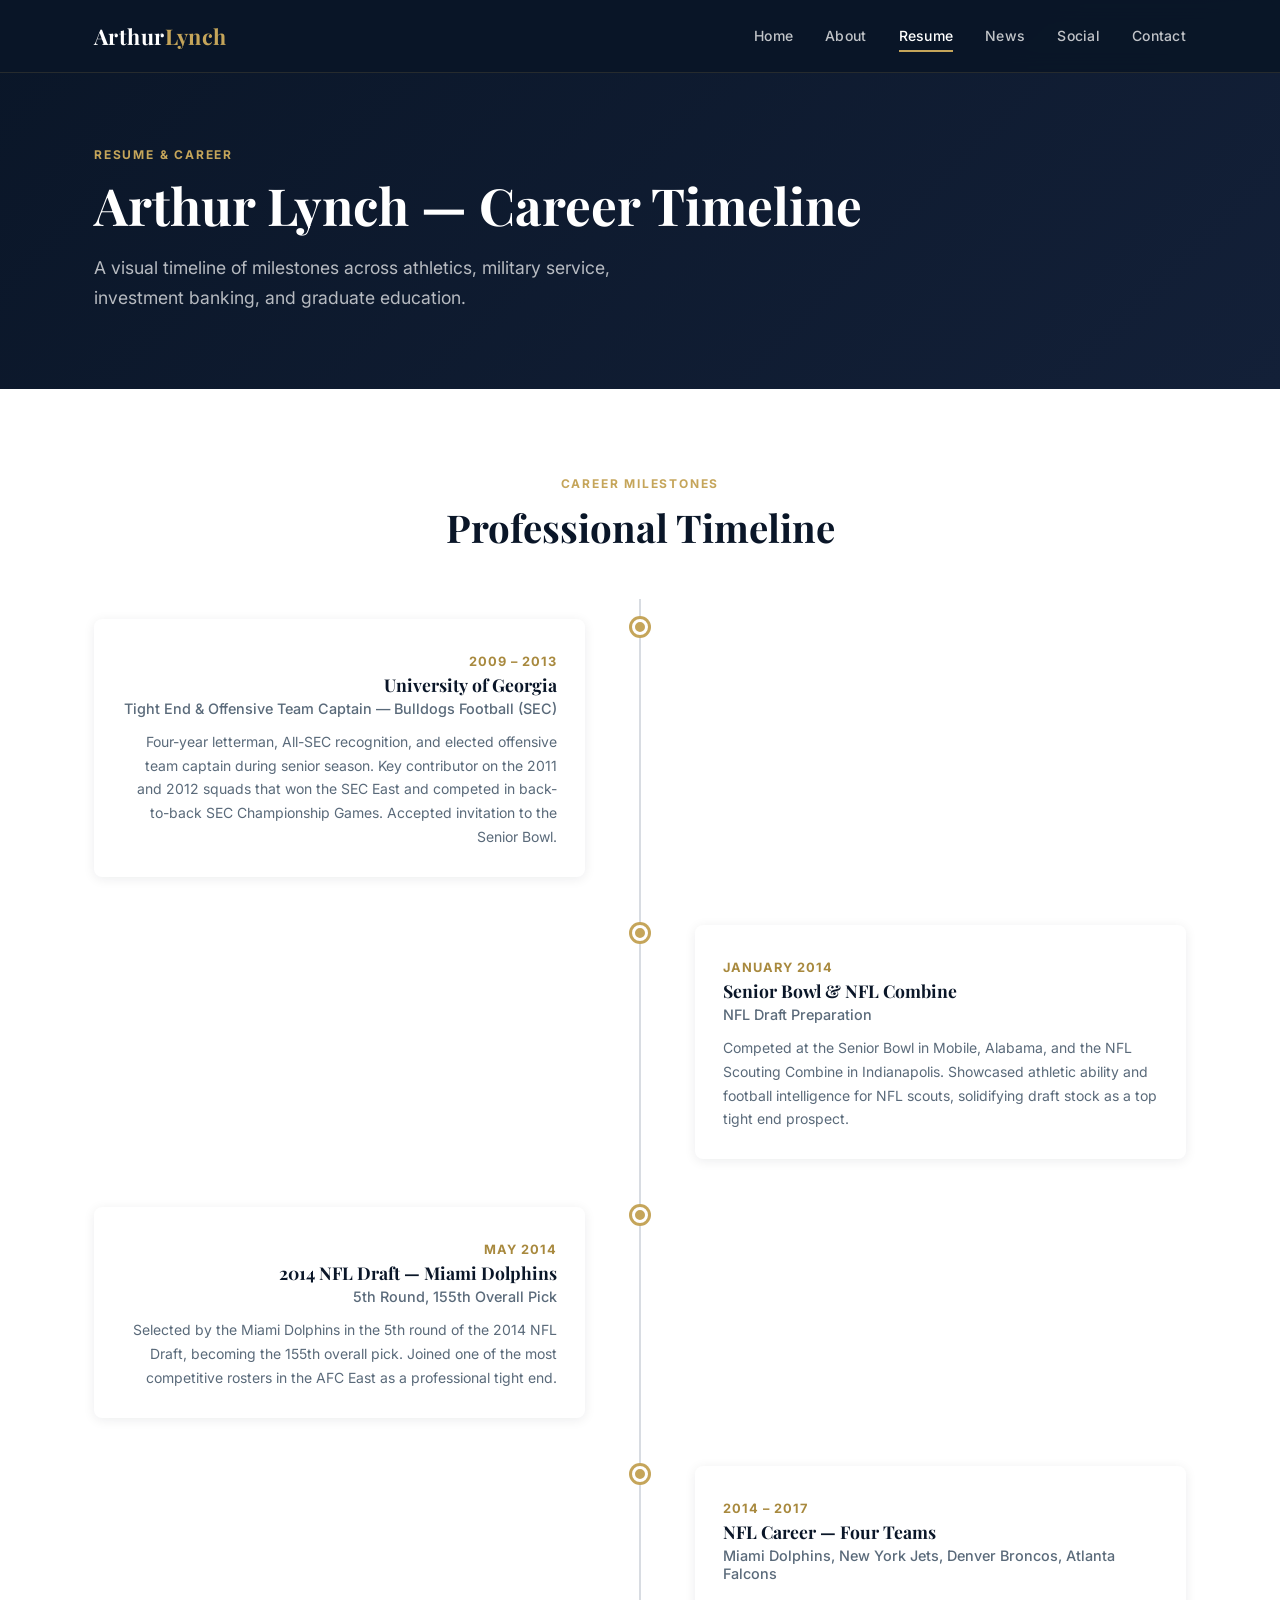
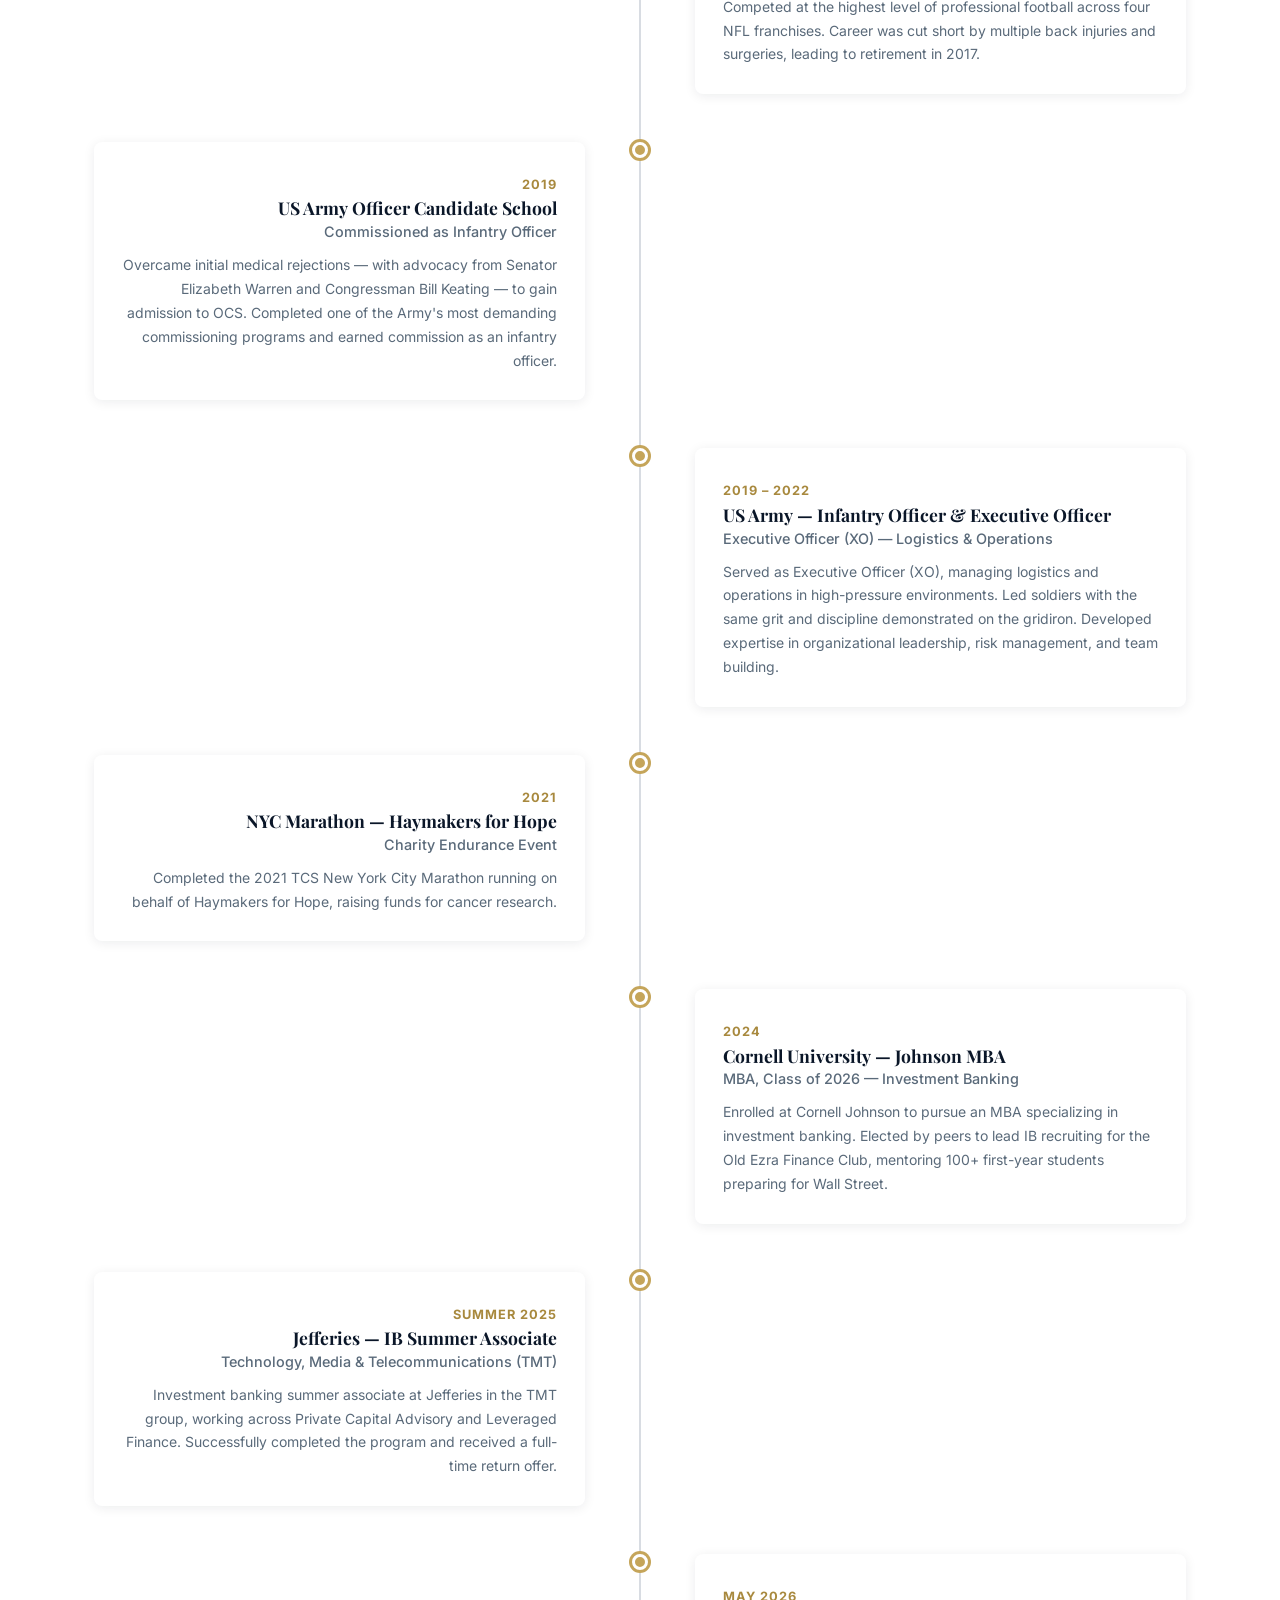
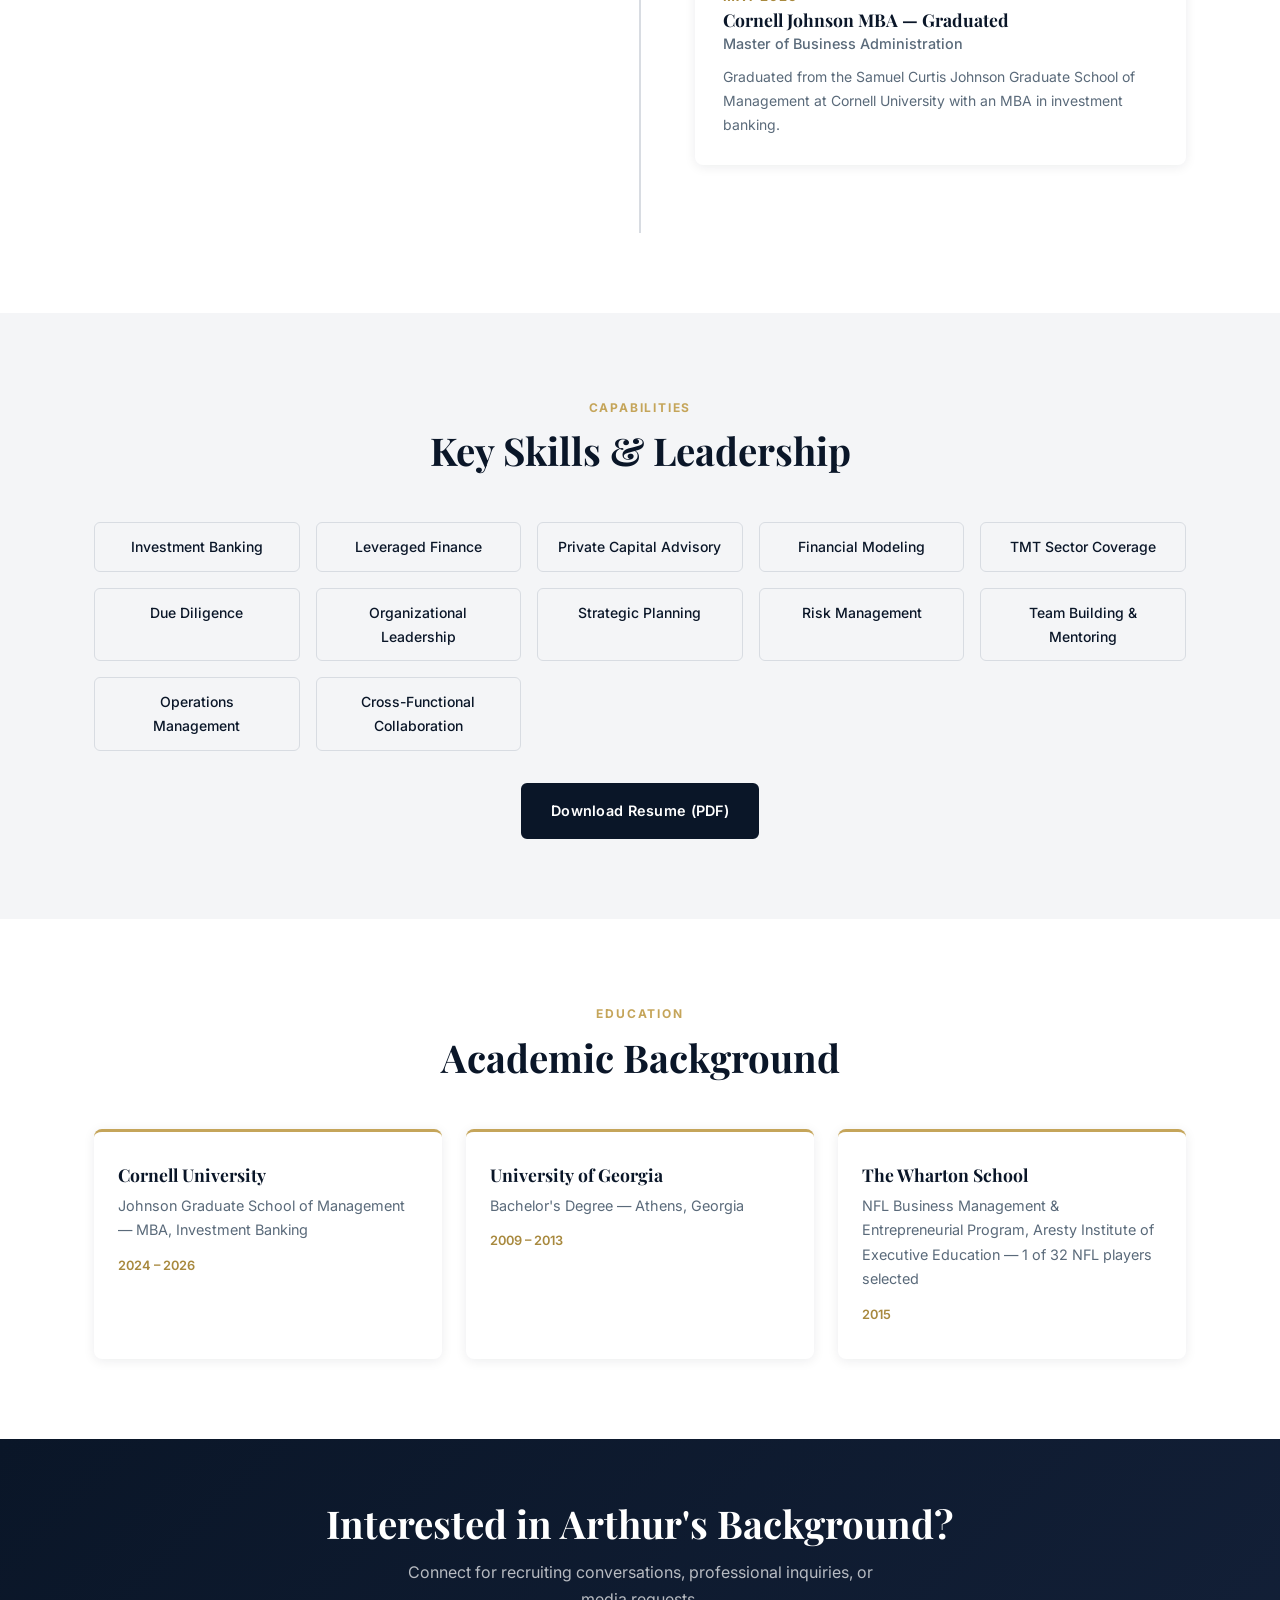
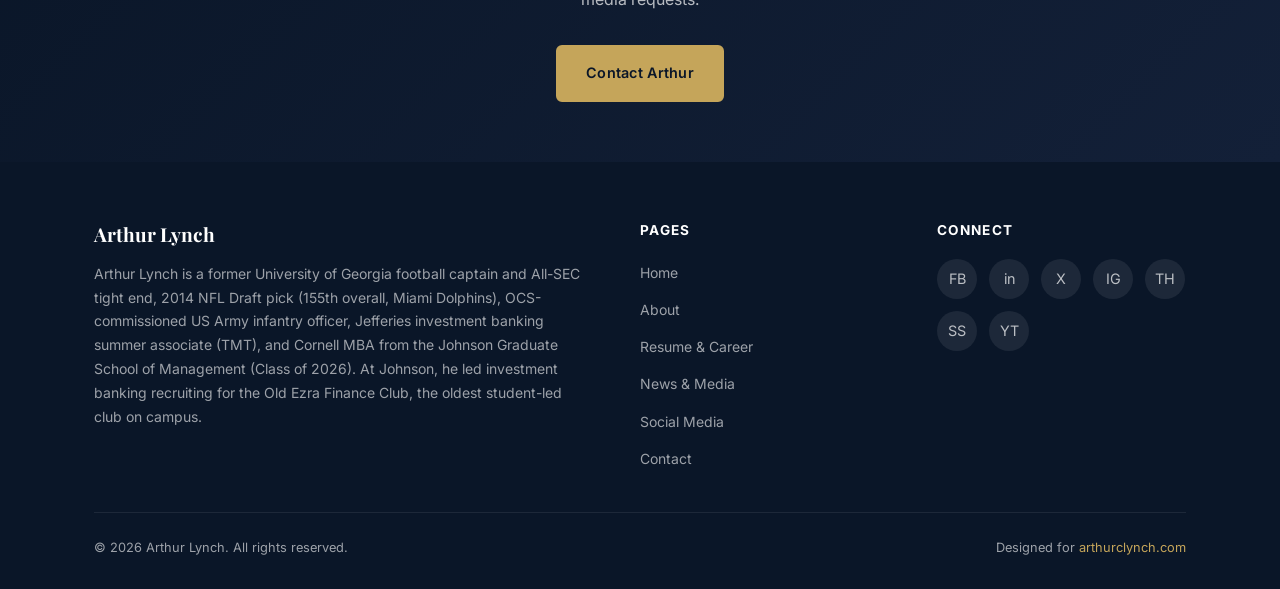
<file: career.html>
<!DOCTYPE html>
<html lang="en">
<head>
  <meta charset="UTF-8">
  <meta name="viewport" content="width=device-width, initial-scale=1.0">
  <title>Arthur Lynch Resume &amp; Career Timeline — NFL, Army, Jefferies, Cornell MBA</title>
  <meta name="description" content="Arthur Lynch's career timeline: Dartmouth HS, UGA football captain (All-SEC), 2014 NFL Draft (Dolphins, Jets, Broncos, Falcons), US Army infantry officer (XO), Jefferies IB summer associate (TMT), Cornell Johnson MBA (Class of 2026).">
  <meta name="keywords" content="Arthur Lynch resume, Arthur Lynch career, Arthur Lynch timeline, NFL draft 155, Army officer resume, Cornell MBA, Jefferies TMT, investment banking">
  <link rel="canonical" href="https://arthurclynch.com/career.html">

  <!-- Open Graph -->
  <meta property="og:type" content="profile">
  <meta property="og:title" content="Arthur Lynch — Resume &amp; Career Timeline">
  <meta property="og:description" content="Arthur Lynch's career timeline: UGA football captain, 2014 NFL Draft pick, U.S. Army infantry officer, Jefferies investment banking associate, and Cornell Johnson MBA.">
  <meta property="og:url" content="https://arthurclynch.com/career.html">
  <meta property="og:image" content="https://arthurclynch.com/images/arthur-lynch-headshot.jpg">
  <meta property="og:site_name" content="Arthur Lynch">

  <!-- Twitter Card -->
  <meta name="twitter:card" content="summary_large_image">
  <meta name="twitter:title" content="Arthur Lynch — Resume &amp; Career Timeline">
  <meta name="twitter:description" content="Arthur Lynch's career timeline: UGA football captain, 2014 NFL Draft pick, U.S. Army infantry officer, Jefferies investment banking associate, and Cornell Johnson MBA.">
  <meta name="twitter:image" content="https://arthurclynch.com/images/arthur-lynch-headshot.jpg">
  <meta name="twitter:site" content="@alynch1788">

  <link rel="preconnect" href="https://fonts.googleapis.com">
  <link rel="preconnect" href="https://fonts.gstatic.com" crossorigin>
  <link href="https://fonts.googleapis.com/css2?family=Inter:wght@400;500;600;700&family=Playfair+Display:wght@700&display=swap" rel="stylesheet">
  <link rel="stylesheet" href="css/style.css">

  <script async src="https://www.googletagmanager.com/gtag/js?id=G-3816ZEQ27B"></script>
  <script>window.dataLayer=window.dataLayer||[];function gtag(){dataLayer.push(arguments);}gtag('js',new Date());gtag('config','G-3816ZEQ27B');</script>

  <!-- JSON-LD Person Schema -->
  <script type="application/ld+json">
  {
    "@context": "https://schema.org",
    "@type": "Person",
    "name": "Arthur Lynch",
    "givenName": "Arthur",
    "familyName": "Lynch",
    "url": "https://arthurclynch.com",
    "image": "https://arthurclynch.com/images/arthur-lynch-headshot.jpg",
    "jobTitle": "Investment Banking Associate, Cornell MBA",
    "worksFor": {"@type": "Organization", "name": "Jefferies"},
    "alumniOf": [
      {"@type": "CollegeOrUniversity", "name": "Cornell University — Johnson Graduate School of Management"},
      {"@type": "CollegeOrUniversity", "name": "University of Georgia"},
      {"@type": "CollegeOrUniversity", "name": "The Wharton School, University of Pennsylvania"}
    ],
    "description": "Career timeline of Arthur Lynch: University of Georgia football captain (All-SEC), 2014 NFL Draft pick (Miami Dolphins, New York Jets, Denver Broncos, Atlanta Falcons), OCS-commissioned U.S. Army infantry officer, Jefferies investment banking associate, and Cornell Johnson MBA (Class of 2026).",
    "sameAs": [
      "https://www.linkedin.com/in/arthurclynch/",
      "https://x.com/alynch1788",
      "https://www.instagram.com/alynch1788",
      "https://www.facebook.com/ArthurCLynch",
      "https://www.youtube.com/channel/UC_nTND04kr7YdTVXYc1t96A",
      "https://substack.com/@arthurlynch",
      "https://medium.com/@arthurlynch_",
      "https://www.threads.com/@alynch1788",
      "https://github.com/lynch-c-arthur",
      "https://about.me/arthurlynch",
      "https://www.reddit.com/user/arthurlynch_"
    ],
    "knowsAbout": ["Investment Banking", "NFL", "U.S. Army", "Private Equity", "Leveraged Finance", "TMT", "Leadership", "Finance", "Football", "Military Service", "Cornell MBA"]
  }
  </script>
  <link rel="icon" type="image/x-icon" href="/favicon.ico">
  <link rel="icon" type="image/png" sizes="32x32" href="/favicon-32x32.png">
  <link rel="icon" type="image/png" sizes="16x16" href="/favicon-16x16.png">
  <link rel="apple-touch-icon" sizes="180x180" href="/apple-touch-icon.png">
</head>
<body>

  <header class="site-header" role="banner">
    <div class="container header-inner">
      <a href="index.html" class="logo" aria-label="Arthur Lynch Home">Arthur<span>Lynch</span></a>
      <nav aria-label="Primary navigation">
        <button class="menu-toggle" aria-label="Toggle menu" aria-expanded="false"><span></span><span></span><span></span></button>
        <div class="nav-links">
          <a href="index.html">Home</a>
          <a href="about.html">About</a>
          <a href="career.html" class="active">Resume</a>
          <a href="news.html">News</a>
          <a href="social.html">Social</a>
          <a href="contact.html">Contact</a>
        </div>
      </nav>
    </div>
  </header>

  <section class="page-hero">
    <div class="container">
      <span class="section-label">Resume &amp; Career</span>
      <h1>Arthur Lynch — Career Timeline</h1>
      <p>A visual timeline of milestones across athletics, military service, investment banking, and graduate education.</p>
    </div>
  </section>

  <section class="section" id="timeline">
    <div class="container">
      <div class="section-header">
        <span class="section-label">Career Milestones</span>
        <h2 class="section-title">Professional Timeline</h2>
      </div>

      <div class="timeline">

        <div class="timeline-item">
          <div class="timeline-dot"></div>
          <div class="timeline-content">
            <span class="timeline-date">2009 – 2013</span>
            <h3>University of Georgia</h3>
            <h4>Tight End &amp; Offensive Team Captain — Bulldogs Football (SEC)</h4>
            <p>Four-year letterman, All-SEC recognition, and elected offensive team captain during senior season. Key contributor on the 2011 and 2012 squads that won the SEC East and competed in back-to-back SEC Championship Games. Accepted invitation to the Senior Bowl.</p>
          </div>
        </div>

        <div class="timeline-item">
          <div class="timeline-dot"></div>
          <div class="timeline-content">
            <span class="timeline-date">January 2014</span>
            <h3>Senior Bowl &amp; NFL Combine</h3>
            <h4>NFL Draft Preparation</h4>
            <p>Competed at the Senior Bowl in Mobile, Alabama, and the NFL Scouting Combine in Indianapolis. Showcased athletic ability and football intelligence for NFL scouts, solidifying draft stock as a top tight end prospect.</p>
          </div>
        </div>

        <div class="timeline-item">
          <div class="timeline-dot"></div>
          <div class="timeline-content">
            <span class="timeline-date">May 2014</span>
            <h3>2014 NFL Draft — Miami Dolphins</h3>
            <h4>5th Round, 155th Overall Pick</h4>
            <p>Selected by the Miami Dolphins in the 5th round of the 2014 NFL Draft, becoming the 155th overall pick. Joined one of the most competitive rosters in the AFC East as a professional tight end.</p>
          </div>
        </div>

        <div class="timeline-item">
          <div class="timeline-dot"></div>
          <div class="timeline-content">
            <span class="timeline-date">2014 – 2017</span>
            <h3>NFL Career — Four Teams</h3>
            <h4>Miami Dolphins, New York Jets, Denver Broncos, Atlanta Falcons</h4>
            <p>Competed at the highest level of professional football across four NFL franchises. Career was cut short by multiple back injuries and surgeries, leading to retirement in 2017.</p>
          </div>
        </div>

        <div class="timeline-item">
          <div class="timeline-dot"></div>
          <div class="timeline-content">
            <span class="timeline-date">2019</span>
            <h3>US Army Officer Candidate School</h3>
            <h4>Commissioned as Infantry Officer</h4>
            <p>Overcame initial medical rejections — with advocacy from Senator Elizabeth Warren and Congressman Bill Keating — to gain admission to OCS. Completed one of the Army's most demanding commissioning programs and earned commission as an infantry officer.</p>
          </div>
        </div>

        <div class="timeline-item">
          <div class="timeline-dot"></div>
          <div class="timeline-content">
            <span class="timeline-date">2019 – 2022</span>
            <h3>US Army — Infantry Officer &amp; Executive Officer</h3>
            <h4>Executive Officer (XO) — Logistics &amp; Operations</h4>
            <p>Served as Executive Officer (XO), managing logistics and operations in high-pressure environments. Led soldiers with the same grit and discipline demonstrated on the gridiron. Developed expertise in organizational leadership, risk management, and team building.</p>
          </div>
        </div>

        <div class="timeline-item">
          <div class="timeline-dot"></div>
          <div class="timeline-content">
            <span class="timeline-date">2021</span>
            <h3>NYC Marathon — Haymakers for Hope</h3>
            <h4>Charity Endurance Event</h4>
            <p>Completed the 2021 TCS New York City Marathon running on behalf of Haymakers for Hope, raising funds for cancer research.</p>
          </div>
        </div>

        <div class="timeline-item">
          <div class="timeline-dot"></div>
          <div class="timeline-content">
            <span class="timeline-date">2024</span>
            <h3>Cornell University — Johnson MBA</h3>
            <h4>MBA, Class of 2026 — Investment Banking</h4>
            <p>Enrolled at Cornell Johnson to pursue an MBA specializing in investment banking. Elected by peers to lead IB recruiting for the Old Ezra Finance Club, mentoring 100+ first-year students preparing for Wall Street.</p>
          </div>
        </div>

        <div class="timeline-item">
          <div class="timeline-dot"></div>
          <div class="timeline-content">
            <span class="timeline-date">Summer 2025</span>
            <h3>Jefferies — IB Summer Associate</h3>
            <h4>Technology, Media &amp; Telecommunications (TMT)</h4>
            <p>Investment banking summer associate at Jefferies in the TMT group, working across Private Capital Advisory and Leveraged Finance. Successfully completed the program and received a full-time return offer.</p>
          </div>
        </div>

        <div class="timeline-item">
          <div class="timeline-dot"></div>
          <div class="timeline-content">
            <span class="timeline-date">May 2026</span>
            <h3>Cornell Johnson MBA — Graduated</h3>
            <h4>Master of Business Administration</h4>
            <p>Graduated from the Samuel Curtis Johnson Graduate School of Management at Cornell University with an MBA in investment banking.</p>
          </div>
        </div>

      </div>
    </div>
  </section>

  <section class="section section-alt lazy-section" id="skills">
    <div class="container">
      <div class="section-header">
        <span class="section-label">Capabilities</span>
        <h2 class="section-title">Key Skills &amp; Leadership</h2>
      </div>
      <div class="skills-grid">
        <div class="skill-tag">Investment Banking</div>
        <div class="skill-tag">Leveraged Finance</div>
        <div class="skill-tag">Private Capital Advisory</div>
        <div class="skill-tag">Financial Modeling</div>
        <div class="skill-tag">TMT Sector Coverage</div>
        <div class="skill-tag">Due Diligence</div>
        <div class="skill-tag">Organizational Leadership</div>
        <div class="skill-tag">Strategic Planning</div>
        <div class="skill-tag">Risk Management</div>
        <div class="skill-tag">Team Building &amp; Mentoring</div>
        <div class="skill-tag">Operations Management</div>
        <div class="skill-tag">Cross-Functional Collaboration</div>
      </div>
      <div class="text-center mt-2">
        <a href="#" class="btn btn-dark" aria-label="Download Arthur Lynch's resume as PDF">Download Resume (PDF)</a>
      </div>
    </div>
  </section>

  <section class="section lazy-section" id="education">
    <div class="container">
      <div class="section-header">
        <span class="section-label">Education</span>
        <h2 class="section-title">Academic Background</h2>
      </div>
      <div class="career-arc-grid">
        <div class="career-card">
          <h3>Cornell University</h3>
          <p>Johnson Graduate School of Management — MBA, Investment Banking</p>
          <span class="year">2024 – 2026</span>
        </div>
        <div class="career-card">
          <h3>University of Georgia</h3>
          <p>Bachelor's Degree — Athens, Georgia</p>
          <span class="year">2009 – 2013</span>
        </div>
        <div class="career-card">
          <h3>The Wharton School</h3>
          <p>NFL Business Management &amp; Entrepreneurial Program, Aresty Institute of Executive Education — 1 of 32 NFL players selected</p>
          <span class="year">2015</span>
        </div>
      </div>
    </div>
  </section>

  <section class="cta-banner">
    <div class="container">
      <h2>Interested in Arthur's Background?</h2>
      <p>Connect for recruiting conversations, professional inquiries, or media requests.</p>
      <a href="contact.html" class="btn btn-primary">Contact Arthur</a>
    </div>
  </section>

  <footer class="site-footer" role="contentinfo">
    <div class="container">
      <div class="footer-inner">
        <div class="footer-bio">
          <h3>Arthur Lynch</h3>
          <p>Arthur Lynch is a former University of Georgia football captain and All-SEC tight end, 2014 NFL Draft pick (155th overall, Miami Dolphins), OCS-commissioned US Army infantry officer, Jefferies investment banking summer associate (TMT), and Cornell MBA from the Johnson Graduate School of Management (Class of 2026). At Johnson, he led investment banking recruiting for the Old Ezra Finance Club, the oldest student-led club on campus.</p>
        </div>
        <div class="footer-links">
          <h4>Pages</h4>
          <ul>
            <li><a href="index.html">Home</a></li>
            <li><a href="about.html">About</a></li>
            <li><a href="career.html">Resume &amp; Career</a></li>
            <li><a href="news.html">News &amp; Media</a></li>
            <li><a href="social.html">Social Media</a></li>
            <li><a href="contact.html">Contact</a></li>
          </ul>
        </div>
        <div class="footer-social">
          <h4>Connect</h4>
          <div class="social-icons">
            <a href="https://www.facebook.com/ArthurCLynch/" class="social-icon" aria-label="Facebook" target="_blank" rel="noopener noreferrer">FB</a>
            <a href="https://www.linkedin.com/in/arthurclynch/" class="social-icon" aria-label="LinkedIn" target="_blank" rel="noopener noreferrer">in</a>
            <a href="https://x.com/alynch1788" class="social-icon" aria-label="Twitter / X" target="_blank" rel="noopener noreferrer">X</a>
            <a href="https://www.instagram.com/alynch1788/" class="social-icon" aria-label="Instagram" target="_blank" rel="noopener noreferrer">IG</a>
            <a href="https://www.threads.com/@alynch1788" class="social-icon" aria-label="Threads" target="_blank" rel="noopener noreferrer">TH</a>
            <a href="https://substack.com/@arthurlynch" class="social-icon" aria-label="Substack" target="_blank" rel="noopener noreferrer">SS</a>
            <a href="https://www.youtube.com/channel/UC_nTND04kr7YdTVXYc1t96A" class="social-icon" aria-label="YouTube" target="_blank" rel="noopener noreferrer">YT</a>
          </div>
        </div>
      </div>
      <div class="footer-bottom">
        <span>&copy; 2026 Arthur Lynch. All rights reserved.</span>
        <span>Designed for <a href="https://arthurclynch.com">arthurclynch.com</a></span>
      </div>
    </div>
  </footer>

  <script src="js/main.js" defer></script>
</body>
</html>
</file>
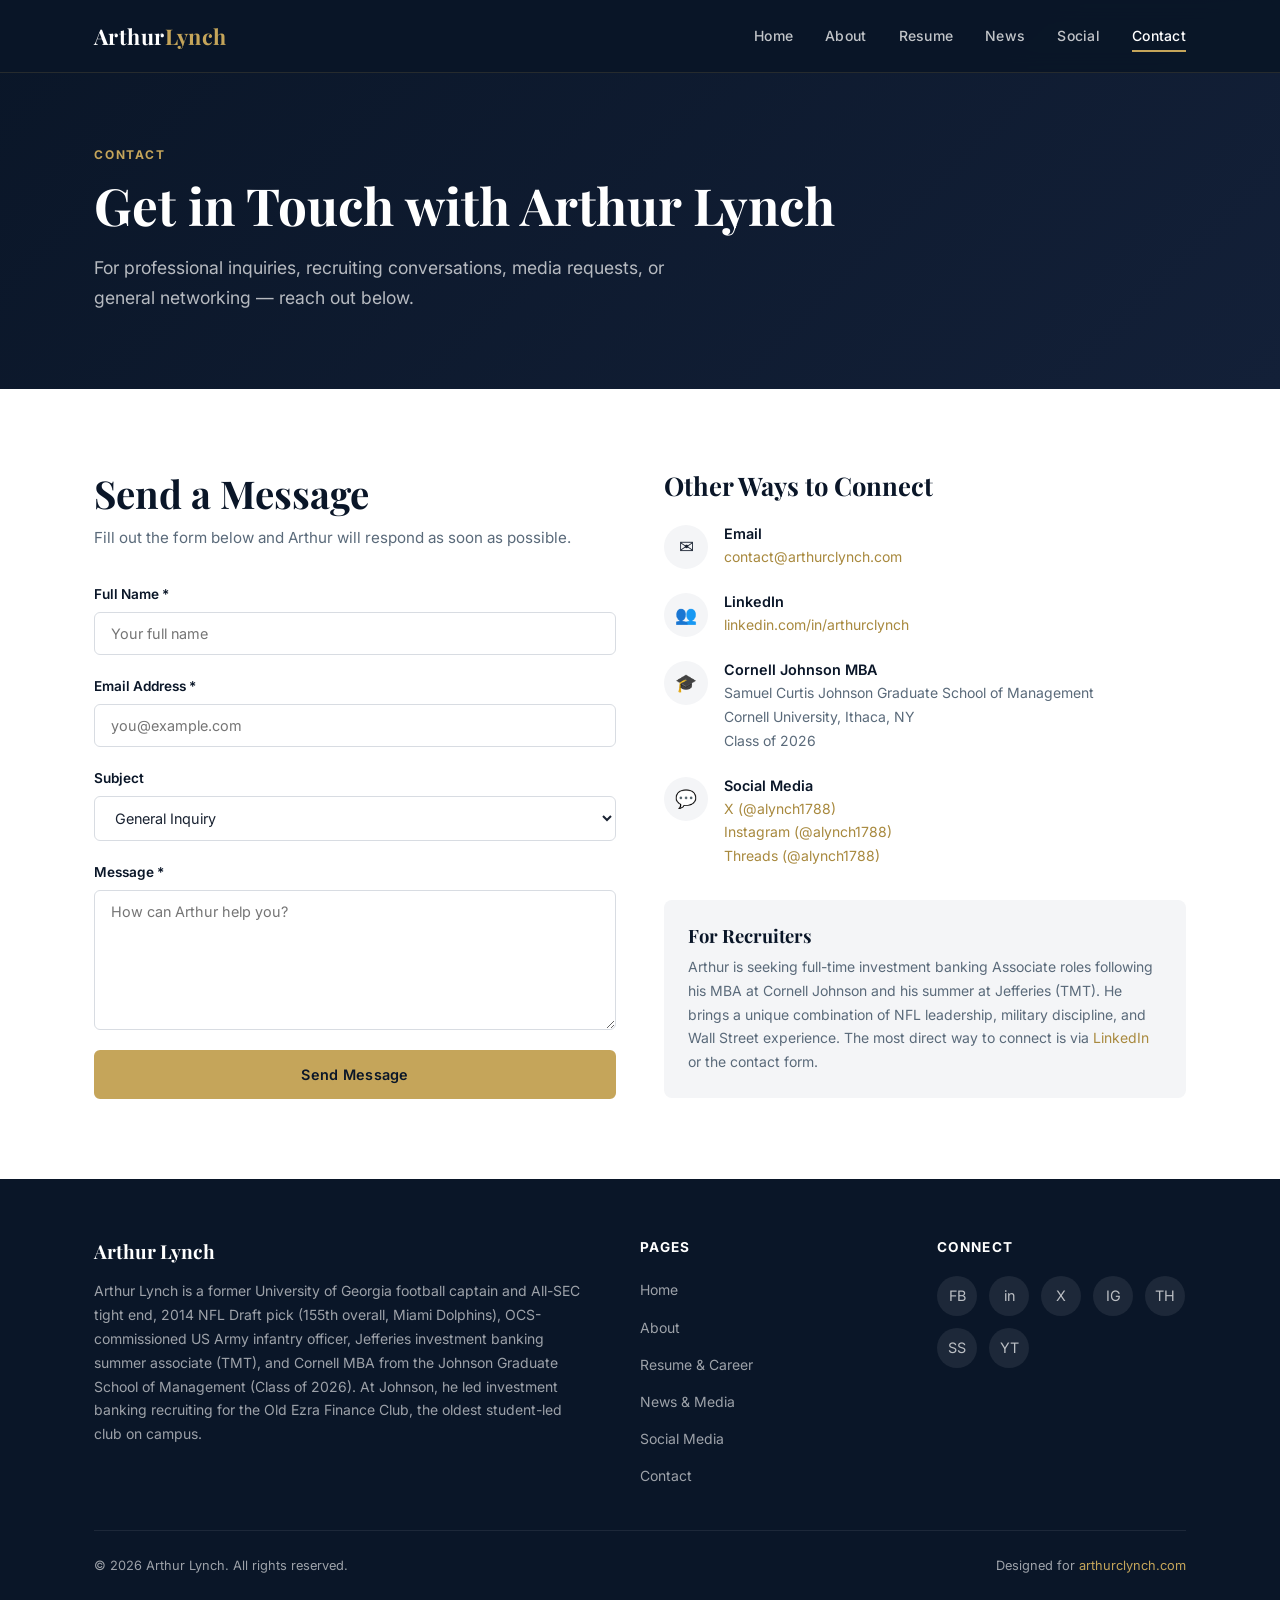
<file: contact.html>
<!DOCTYPE html>
<html lang="en">
<head>
  <meta charset="UTF-8">
  <meta name="viewport" content="width=device-width, initial-scale=1.0">
  <title>Contact Arthur Lynch — Professional Inquiries &amp; Recruiting</title>
  <meta name="description" content="Contact Arthur Lynch for professional inquiries, recruiting conversations, media requests, and networking. Former NFL player, US Army infantry officer, Jefferies investment banking summer associate, and Cornell Johnson MBA (Class of 2026).">
  <meta name="keywords" content="contact Arthur Lynch, Arthur Lynch email, Arthur Lynch recruiting, Arthur Lynch professional inquiry, Cornell MBA contact, investment banking recruiting, Jefferies">
  <link rel="canonical" href="https://arthurclynch.com/contact.html">

  <!-- Open Graph -->
  <meta property="og:type" content="website">
  <meta property="og:title" content="Contact Arthur Lynch — Professional Inquiries &amp; Recruiting">
  <meta property="og:description" content="Contact Arthur Lynch for professional inquiries, recruiting conversations, media requests, and networking. Former NFL player, U.S. Army officer, Jefferies IB associate, and Cornell Johnson MBA.">
  <meta property="og:url" content="https://arthurclynch.com/contact.html">
  <meta property="og:image" content="https://arthurclynch.com/images/arthur-lynch-headshot.jpg">
  <meta property="og:site_name" content="Arthur Lynch">

  <!-- Twitter Card -->
  <meta name="twitter:card" content="summary_large_image">
  <meta name="twitter:title" content="Contact Arthur Lynch — Professional Inquiries &amp; Recruiting">
  <meta name="twitter:description" content="Contact Arthur Lynch for professional inquiries, recruiting conversations, media requests, and networking. Former NFL player, U.S. Army officer, Jefferies IB associate, and Cornell Johnson MBA.">
  <meta name="twitter:image" content="https://arthurclynch.com/images/arthur-lynch-headshot.jpg">
  <meta name="twitter:site" content="@alynch1788">

  <!-- Fonts -->
  <link rel="preconnect" href="https://fonts.googleapis.com">
  <link rel="preconnect" href="https://fonts.gstatic.com" crossorigin>
  <link href="https://fonts.googleapis.com/css2?family=Inter:wght@400;500;600;700&family=Playfair+Display:wght@700&display=swap" rel="stylesheet">

  <link rel="stylesheet" href="css/style.css">

  <!-- Google Analytics (GA4) — Replace G-3816ZEQ27B with actual ID once domain is live -->
  <script async src="https://www.googletagmanager.com/gtag/js?id=G-3816ZEQ27B"></script>
  <script>
    window.dataLayer = window.dataLayer || [];
    function gtag(){dataLayer.push(arguments);}
    gtag('js', new Date());
    gtag('config', 'G-3816ZEQ27B');
  </script>

  <!-- JSON-LD ContactPage Schema -->
  <script type="application/ld+json">
  {
    "@context": "https://schema.org",
    "@type": "ContactPage",
    "name": "Contact Arthur Lynch",
    "description": "Contact page for professional inquiries, recruiting conversations, media requests, and networking.",
    "url": "https://arthurclynch.com/contact.html",
    "mainEntity": {
      "@type": "Person",
      "name": "Arthur Lynch",
      "url": "https://arthurclynch.com",
      "email": "contact@arthurclynch.com",
      "jobTitle": "Investment Banking Associate, Cornell MBA",
      "sameAs": [
        "https://www.linkedin.com/in/arthurclynch/",
        "https://x.com/alynch1788",
        "https://www.instagram.com/alynch1788",
        "https://www.threads.com/@alynch1788",
        "https://substack.com/@arthurlynch",
        "https://www.youtube.com/channel/UC_nTND04kr7YdTVXYc1t96A"
      ]
    }
  }
  </script>
  <link rel="icon" type="image/x-icon" href="/favicon.ico">
  <link rel="icon" type="image/png" sizes="32x32" href="/favicon-32x32.png">
  <link rel="icon" type="image/png" sizes="16x16" href="/favicon-16x16.png">
  <link rel="apple-touch-icon" sizes="180x180" href="/apple-touch-icon.png">
</head>
<body>

  <!-- Header -->
  <header class="site-header" role="banner">
    <div class="container header-inner">
      <a href="index.html" class="logo" aria-label="Arthur Lynch Home">Arthur<span>Lynch</span></a>
      <nav aria-label="Primary navigation">
        <button class="menu-toggle" aria-label="Toggle menu" aria-expanded="false">
          <span></span><span></span><span></span>
        </button>
        <div class="nav-links">
          <a href="index.html">Home</a>
          <a href="about.html">About</a>
          <a href="career.html">Resume</a>
          <a href="news.html">News</a>
          <a href="social.html">Social</a>
          <a href="contact.html" class="active">Contact</a>
        </div>
      </nav>
    </div>
  </header>

  <!-- Page Hero -->
  <section class="page-hero">
    <div class="container">
      <span class="section-label">Contact</span>
      <h1>Get in Touch with Arthur Lynch</h1>
      <p>For professional inquiries, recruiting conversations, media requests, or general networking — reach out below.</p>
    </div>
  </section>

  <!-- Contact Section -->
  <section class="section" id="contact">
    <div class="container contact-grid">

      <!-- Contact Form (Left) -->
      <div>
        <h2 class="contact-form-title">Send a Message</h2>
        <p class="contact-form-subtitle">Fill out the form below and Arthur will respond as soon as possible.</p>

        <!-- Replace action with Formspree, Netlify Forms, or other endpoint -->
        <form id="contact-form" class="contact-form" action="https://formsubmit.co/arthurlynch.us@gmail.com" method="POST">
          <input type="hidden" name="_next" value="https://arthurclynch.com/contact.html">
          <input type="hidden" name="_subject" value="New message from arthurclynch.com">
          <input type="text" name="_honey" style="display:none">
          <input type="hidden" name="_captcha" value="true">
          <div class="form-group">
            <label for="name">Full Name <span aria-hidden="true">*</span></label>
            <input type="text" id="name" name="name" required autocomplete="name" placeholder="Your full name">
          </div>
          <div class="form-group">
            <label for="email">Email Address <span aria-hidden="true">*</span></label>
            <input type="email" id="email" name="email" required autocomplete="email" placeholder="you@example.com">
          </div>
          <div class="form-group">
            <label for="subject">Subject</label>
            <select id="subject" name="subject">
              <option value="general">General Inquiry</option>
              <option value="recruiting">Recruiting / Career</option>
              <option value="media">Media / Press</option>
              <option value="speaking">Speaking Engagement</option>
              <option value="networking">Networking</option>
              <option value="other">Other</option>
            </select>
          </div>
          <div class="form-group">
            <label for="message">Message <span aria-hidden="true">*</span></label>
            <textarea id="message" name="message" required placeholder="How can Arthur help you?"></textarea>
          </div>
          <button type="submit" class="btn btn-primary btn-full-width">Send Message</button>
        </form>
      </div>

      <!-- Contact Info (Right) -->
      <div class="contact-info">
        <h3>Other Ways to Connect</h3>

        <div class="contact-detail">
          <div class="contact-detail-icon" aria-hidden="true">&#9993;</div>
          <div>
            <h4>Email</h4>
            <p><a href="mailto:contact@arthurclynch.com">contact@arthurclynch.com</a></p>
          </div>
        </div>

        <div class="contact-detail">
          <div class="contact-detail-icon" aria-hidden="true">&#128101;</div>
          <div>
            <h4>LinkedIn</h4>
            <p><a href="https://www.linkedin.com/in/arthurclynch/" target="_blank" rel="noopener noreferrer">linkedin.com/in/arthurclynch</a></p>
          </div>
        </div>

        <div class="contact-detail">
          <div class="contact-detail-icon" aria-hidden="true">&#127891;</div>
          <div>
            <h4>Cornell Johnson MBA</h4>
            <p>Samuel Curtis Johnson Graduate School of Management<br>Cornell University, Ithaca, NY<br>Class of 2026</p>
          </div>
        </div>

        <div class="contact-detail">
          <div class="contact-detail-icon" aria-hidden="true">&#128172;</div>
          <div>
            <h4>Social Media</h4>
            <p>
              <a href="https://x.com/alynch1788" target="_blank" rel="noopener noreferrer">X (@alynch1788)</a><br>
              <a href="https://www.instagram.com/alynch1788/" target="_blank" rel="noopener noreferrer">Instagram (@alynch1788)</a><br>
              <a href="https://www.threads.com/@alynch1788" target="_blank" rel="noopener noreferrer">Threads (@alynch1788)</a>
            </p>
          </div>
        </div>

        <!-- Recruiter Callout Box -->
        <div class="recruiter-callout">
          <h4>For Recruiters</h4>
          <p>Arthur is seeking full-time investment banking Associate roles following his MBA at Cornell Johnson and his summer at Jefferies (TMT). He brings a unique combination of NFL leadership, military discipline, and Wall Street experience. The most direct way to connect is via <a href="https://www.linkedin.com/in/arthurclynch/" target="_blank" rel="noopener noreferrer">LinkedIn</a> or the contact form.</p>
        </div>
      </div>

    </div>
  </section>

  <!-- Footer -->
  <footer class="site-footer" role="contentinfo">
    <div class="container">
      <div class="footer-inner">
        <div class="footer-bio">
          <h3>Arthur Lynch</h3>
          <p>Arthur Lynch is a former University of Georgia football captain and All-SEC tight end, 2014 NFL Draft pick (155th overall, Miami Dolphins), OCS-commissioned US Army infantry officer, Jefferies investment banking summer associate (TMT), and Cornell MBA from the Johnson Graduate School of Management (Class of 2026). At Johnson, he led investment banking recruiting for the Old Ezra Finance Club, the oldest student-led club on campus.</p>
        </div>
        <div class="footer-links">
          <h4>Pages</h4>
          <ul>
            <li><a href="index.html">Home</a></li>
            <li><a href="about.html">About</a></li>
            <li><a href="career.html">Resume &amp; Career</a></li>
            <li><a href="news.html">News &amp; Media</a></li>
            <li><a href="social.html">Social Media</a></li>
            <li><a href="contact.html">Contact</a></li>
          </ul>
        </div>
        <div class="footer-social">
          <h4>Connect</h4>
          <div class="social-icons">
            <a href="https://www.facebook.com/ArthurCLynch/" class="social-icon" aria-label="Facebook" target="_blank" rel="noopener noreferrer">FB</a>
            <a href="https://www.linkedin.com/in/arthurclynch/" class="social-icon" aria-label="LinkedIn" target="_blank" rel="noopener noreferrer">in</a>
            <a href="https://x.com/alynch1788" class="social-icon" aria-label="Twitter / X" target="_blank" rel="noopener noreferrer">X</a>
            <a href="https://www.instagram.com/alynch1788/" class="social-icon" aria-label="Instagram" target="_blank" rel="noopener noreferrer">IG</a>
            <a href="https://www.threads.com/@alynch1788" class="social-icon" aria-label="Threads" target="_blank" rel="noopener noreferrer">TH</a>
            <a href="https://substack.com/@arthurlynch" class="social-icon" aria-label="Substack" target="_blank" rel="noopener noreferrer">SS</a>
            <a href="https://www.youtube.com/channel/UC_nTND04kr7YdTVXYc1t96A" class="social-icon" aria-label="YouTube" target="_blank" rel="noopener noreferrer">YT</a>
          </div>
        </div>
      </div>
      <div class="footer-bottom">
        <span>&copy; 2026 Arthur Lynch. All rights reserved.</span>
        <span>Designed for <a href="https://arthurclynch.com">arthurclynch.com</a></span>
      </div>
    </div>
  </footer>

  <script src="js/main.js" defer></script>
</body>
</html>
</file>
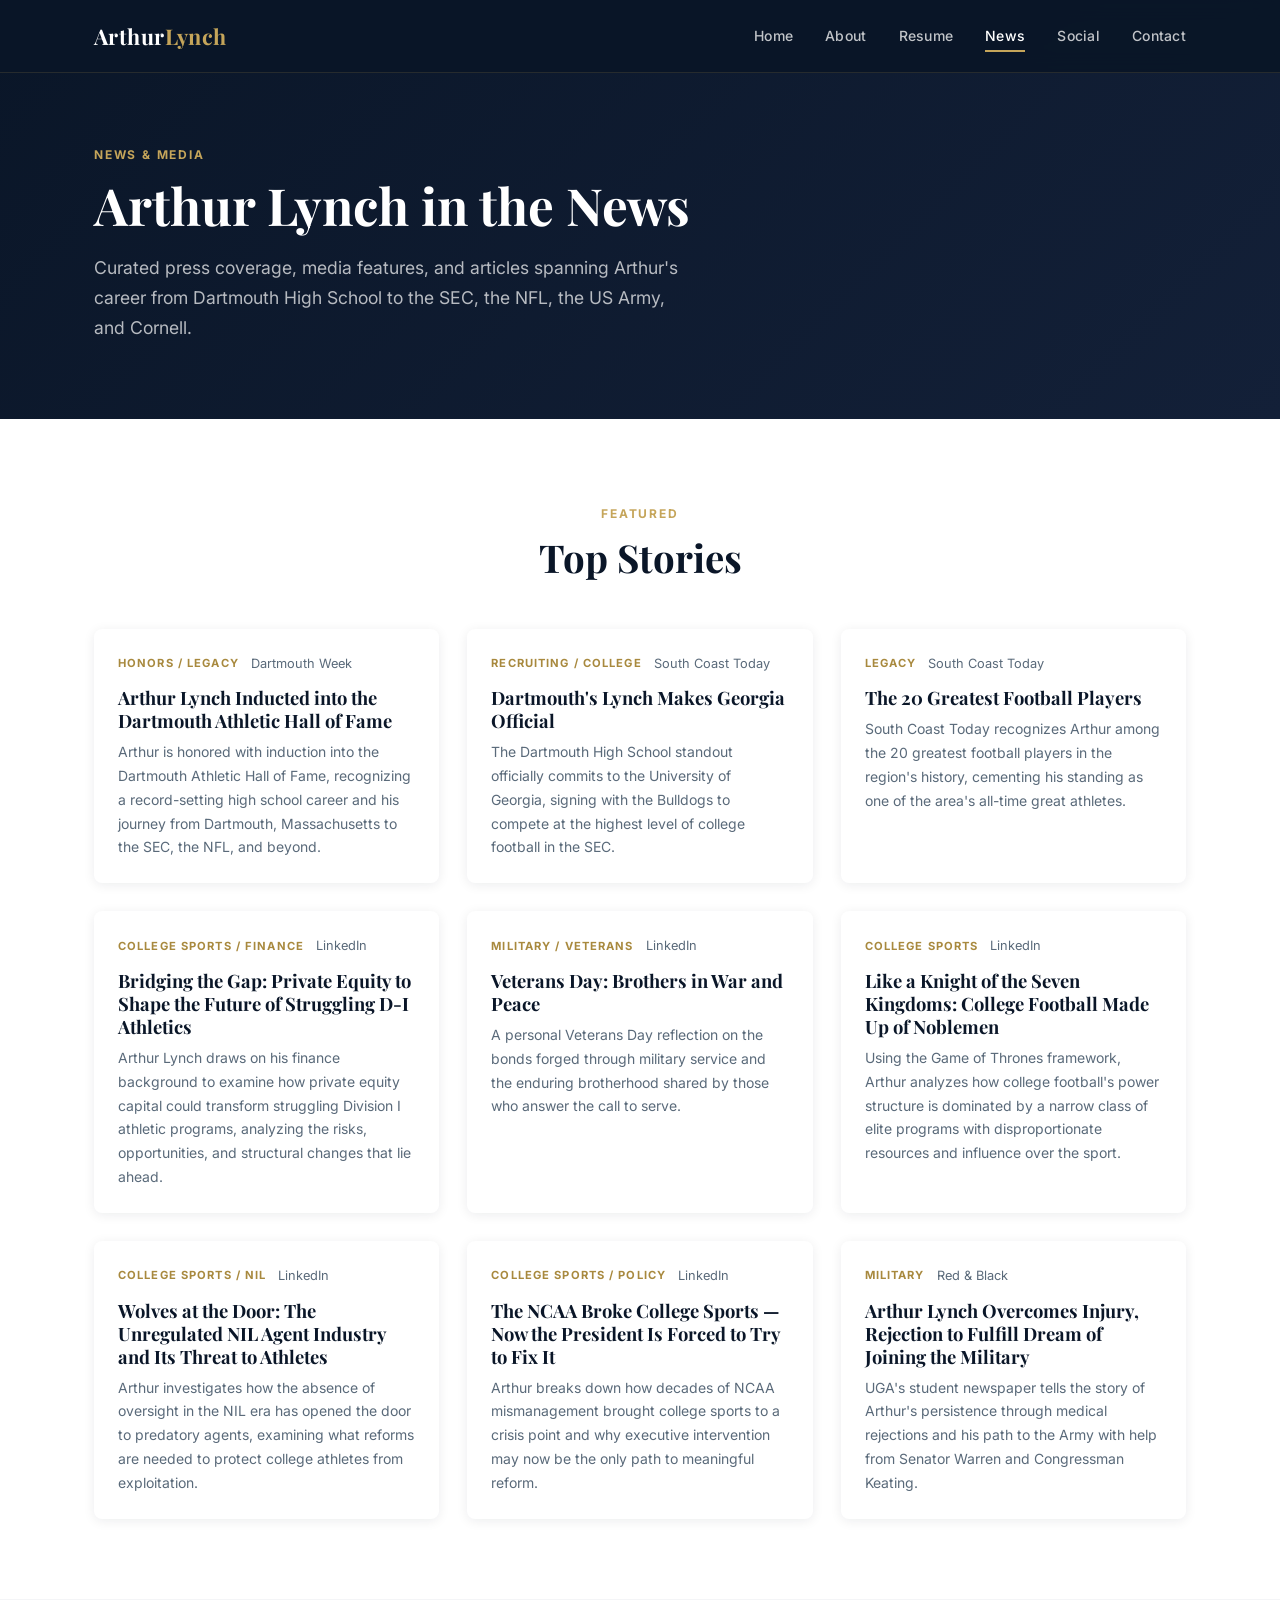
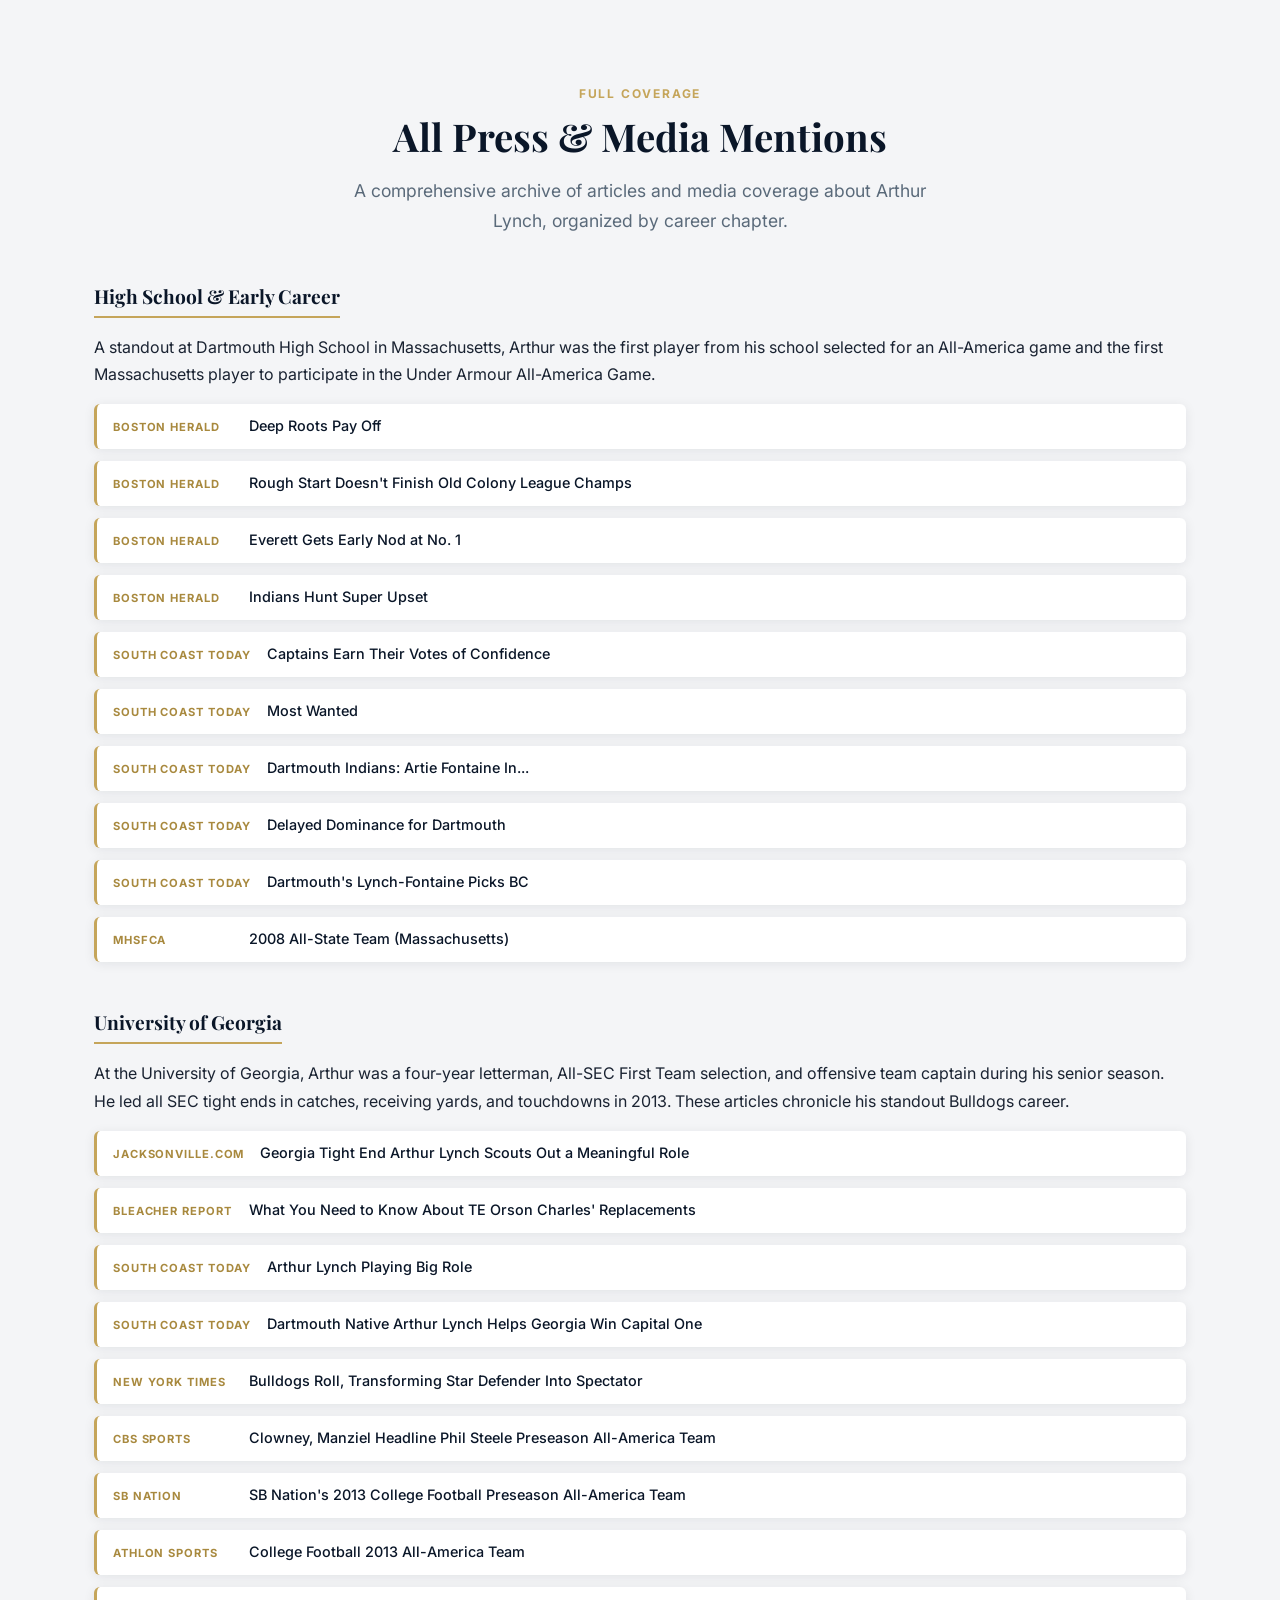
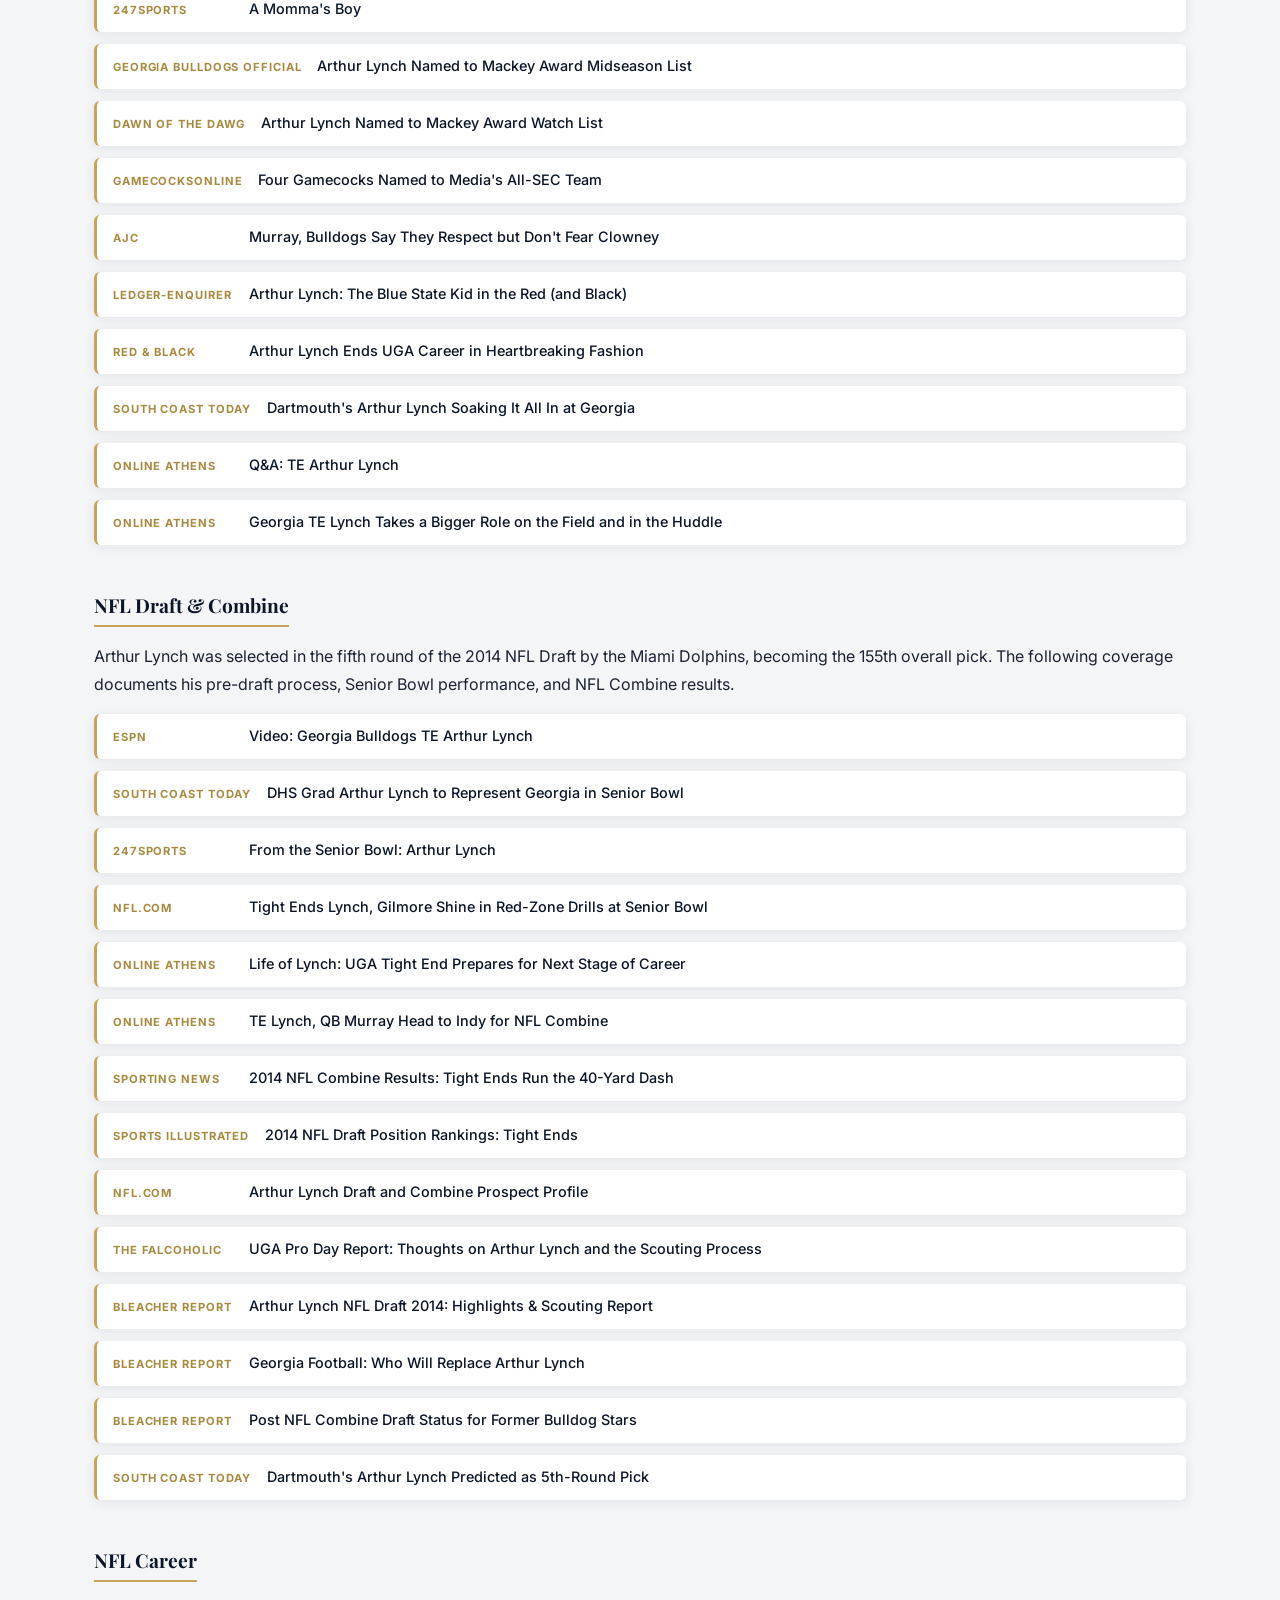
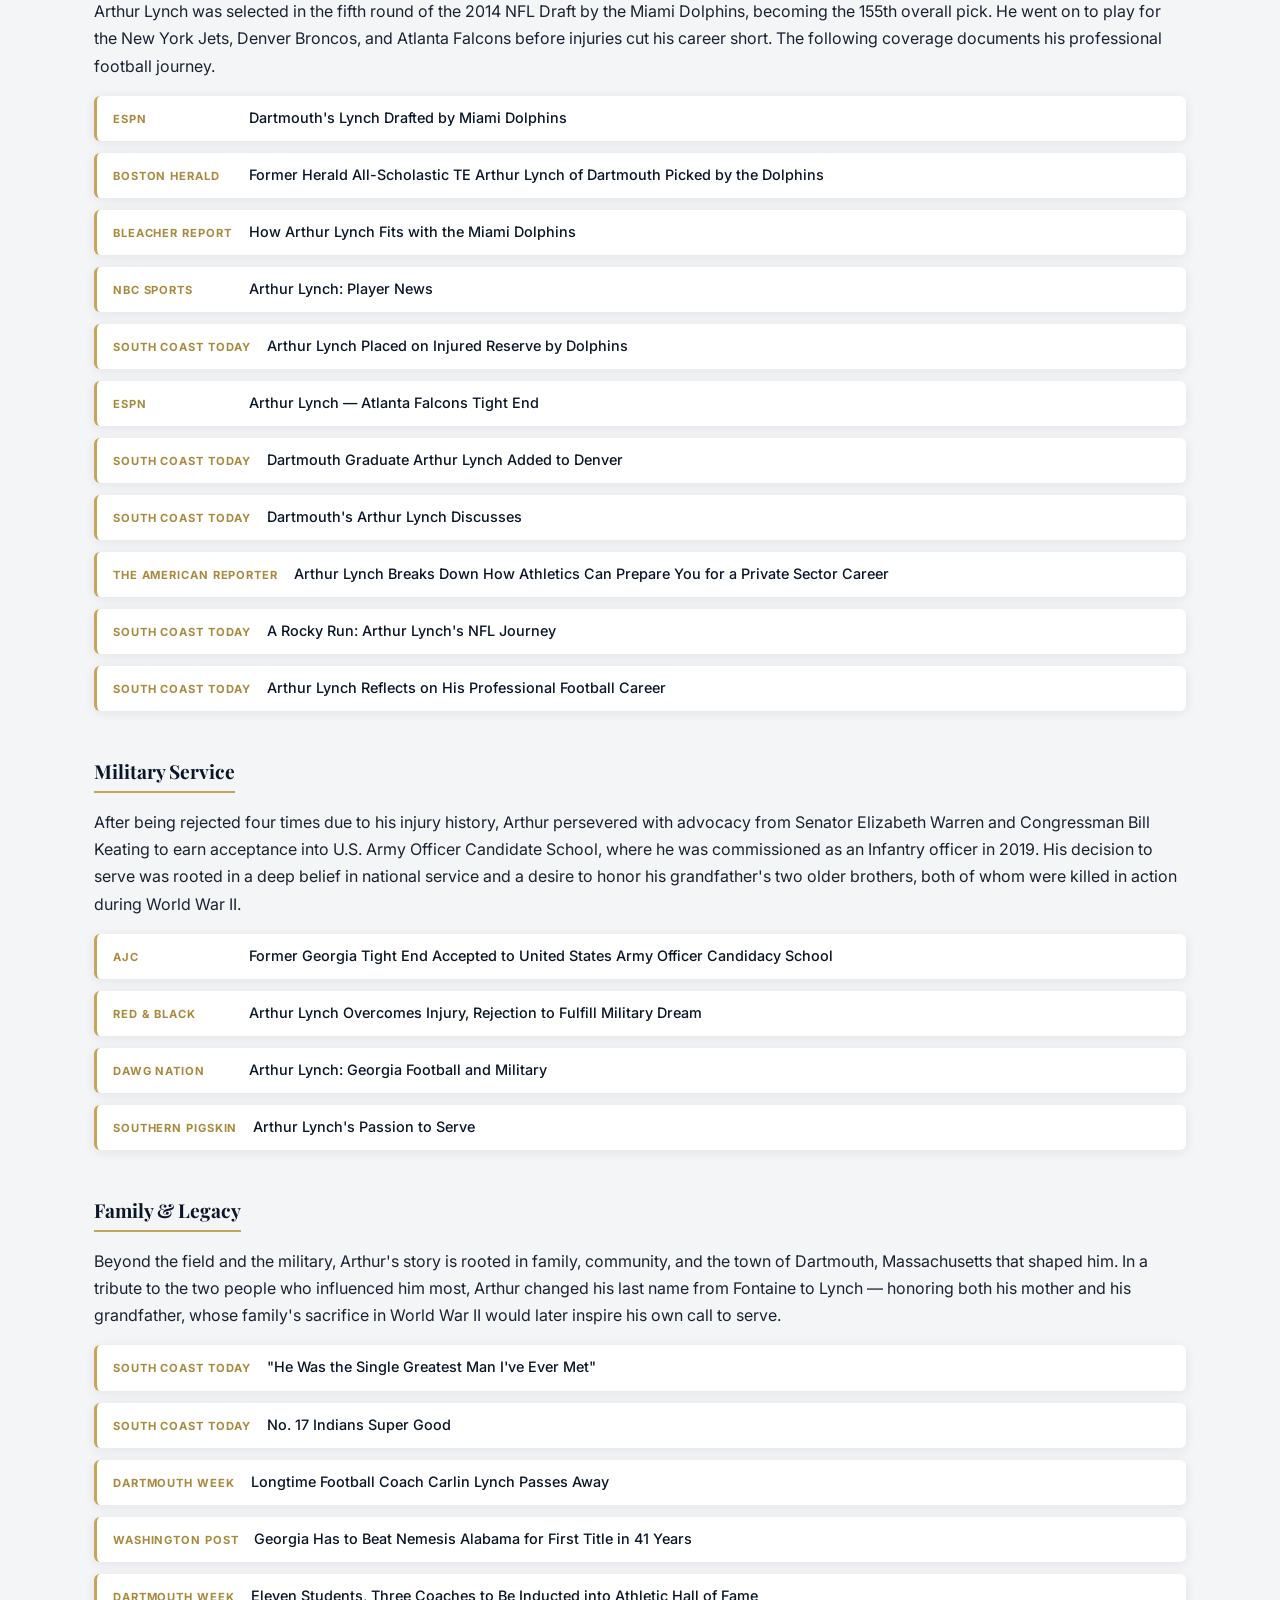
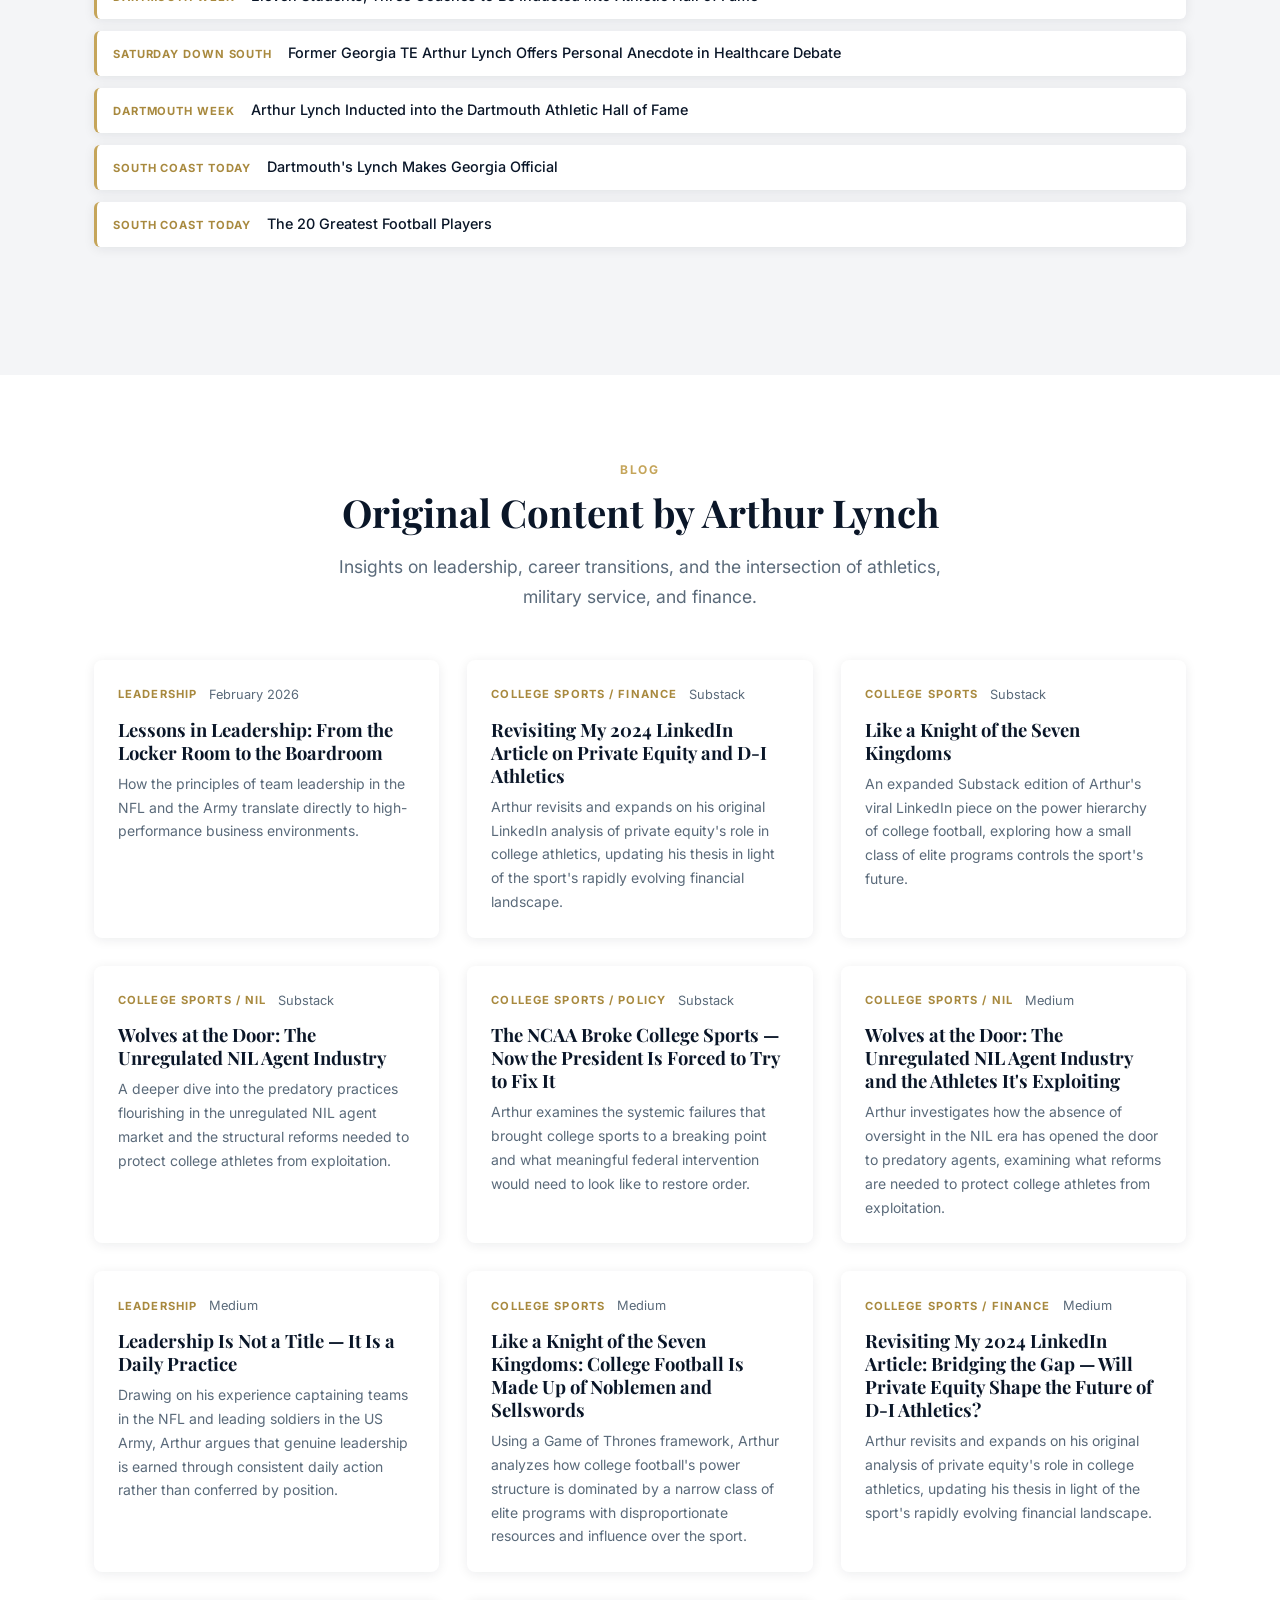
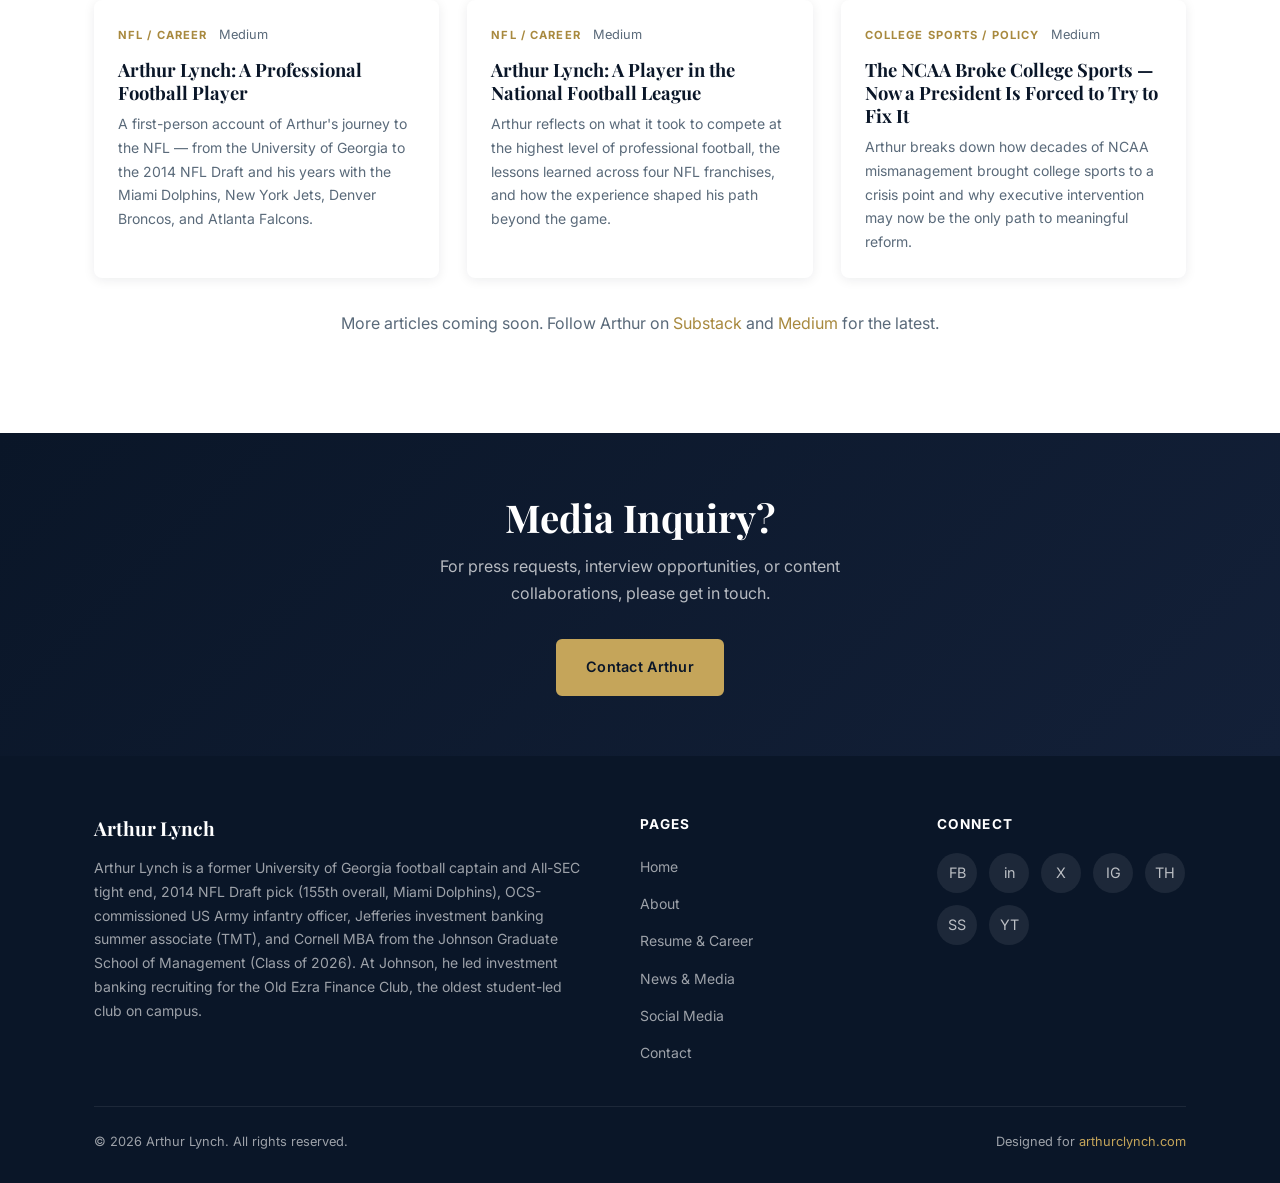
<file: news.html>
<!DOCTYPE html>
<html lang="en">
<head>
  <meta charset="UTF-8">
  <meta name="viewport" content="width=device-width, initial-scale=1.0">
  <title>Arthur Lynch — News, Media Coverage &amp; Press Mentions</title>
  <meta name="description" content="Curated news articles, press coverage, and media features about Arthur Lynch — UGA football captain, NFL tight end, US Army infantry officer, Jefferies IB associate, and Cornell Johnson MBA.">
  <meta name="keywords" content="Arthur Lynch news, Arthur Lynch media, Arthur Lynch press, Arthur Lynch NFL draft, Arthur Lynch army, Arthur Lynch Georgia Bulldogs, Arthur Lynch Cornell MBA, Arthur Lynch Jefferies">
  <link rel="canonical" href="https://arthurclynch.com/news.html">

  <!-- Open Graph -->
  <meta property="og:type" content="website">
  <meta property="og:title" content="Arthur Lynch — News, Media Coverage &amp; Press Mentions">
  <meta property="og:description" content="Curated news articles, press coverage, and media features about Arthur Lynch — NFL tight end, U.S. Army officer, Jefferies IB associate, and Cornell Johnson MBA.">
  <meta property="og:url" content="https://arthurclynch.com/news.html">
  <meta property="og:image" content="https://arthurclynch.com/images/arthur-lynch-headshot.jpg">
  <meta property="og:site_name" content="Arthur Lynch">

  <!-- Twitter Card -->
  <meta name="twitter:card" content="summary_large_image">
  <meta name="twitter:title" content="Arthur Lynch — News, Media Coverage &amp; Press Mentions">
  <meta name="twitter:description" content="Curated news articles, press coverage, and media features about Arthur Lynch — NFL tight end, U.S. Army officer, Jefferies IB associate, and Cornell Johnson MBA.">
  <meta name="twitter:image" content="https://arthurclynch.com/images/arthur-lynch-headshot.jpg">
  <meta name="twitter:site" content="@alynch1788">

  <link rel="preconnect" href="https://fonts.googleapis.com">
  <link rel="preconnect" href="https://fonts.gstatic.com" crossorigin>
  <link href="https://fonts.googleapis.com/css2?family=Inter:wght@400;500;600;700&family=Playfair+Display:wght@700&display=swap" rel="stylesheet">
  <link rel="stylesheet" href="css/style.css">

  <script async src="https://www.googletagmanager.com/gtag/js?id=G-3816ZEQ27B"></script>
  <script>window.dataLayer=window.dataLayer||[];function gtag(){dataLayer.push(arguments);}gtag('js',new Date());gtag('config','G-3816ZEQ27B');</script>

  <script type="application/ld+json">
  {
    "@context": "https://schema.org",
    "@type": "CollectionPage",
    "name": "Arthur Lynch — News &amp; Media",
    "description": "Curated news articles, press coverage, and media features about Arthur Lynch.",
    "url": "https://arthurclynch.com/news.html",
    "author": {
      "@type": "Person",
      "name": "Arthur Lynch",
      "url": "https://arthurclynch.com"
    }
  }
  </script>
  <link rel="icon" type="image/x-icon" href="/favicon.ico">
  <link rel="icon" type="image/png" sizes="32x32" href="/favicon-32x32.png">
  <link rel="icon" type="image/png" sizes="16x16" href="/favicon-16x16.png">
  <link rel="apple-touch-icon" sizes="180x180" href="/apple-touch-icon.png">
</head>
<body>

  <header class="site-header" role="banner">
    <div class="container header-inner">
      <a href="index.html" class="logo" aria-label="Arthur Lynch Home">Arthur<span>Lynch</span></a>
      <nav aria-label="Primary navigation">
        <button class="menu-toggle" aria-label="Toggle menu" aria-expanded="false"><span></span><span></span><span></span></button>
        <div class="nav-links">
          <a href="index.html">Home</a>
          <a href="about.html">About</a>
          <a href="career.html">Resume</a>
          <a href="news.html" class="active">News</a>
          <a href="social.html">Social</a>
          <a href="contact.html">Contact</a>
        </div>
      </nav>
    </div>
  </header>

  <section class="page-hero">
    <div class="container">
      <span class="section-label">News &amp; Media</span>
      <h1>Arthur Lynch in the News</h1>
      <p>Curated press coverage, media features, and articles spanning Arthur's career from Dartmouth High School to the SEC, the NFL, the US Army, and Cornell.</p>
    </div>
  </section>

  <!-- Featured Articles -->
  <section class="section" id="featured">
    <div class="container">
      <div class="section-header">
        <span class="section-label">Featured</span>
        <h2 class="section-title">Top Stories</h2>
      </div>

      <div class="articles-grid">

        <article class="article-card">
          <div class="article-card-body">
            <div class="article-card-meta">
              <span class="article-card-category">Honors / Legacy</span>
              <span class="article-card-date">Dartmouth Week</span>
            </div>
            <h3><a href="https://dartmouth.theweektoday.com/article/inducted-hall-fame/158259" target="_blank" rel="noopener noreferrer">Arthur Lynch Inducted into the Dartmouth Athletic Hall of Fame</a></h3>
            <p>Arthur is honored with induction into the Dartmouth Athletic Hall of Fame, recognizing a record-setting high school career and his journey from Dartmouth, Massachusetts to the SEC, the NFL, and beyond.</p>
          </div>
        </article>

        <article class="article-card">
          <div class="article-card-body">
            <div class="article-card-meta">
              <span class="article-card-category">Recruiting / College</span>
              <span class="article-card-date">South Coast Today</span>
            </div>
            <h3><a href="https://www.southcoasttoday.com/story/sports/high-school/football/2009/02/05/dartmouth-s-lynch-makes-georgia/52087653007/" target="_blank" rel="noopener noreferrer">Dartmouth's Lynch Makes Georgia Official</a></h3>
            <p>The Dartmouth High School standout officially commits to the University of Georgia, signing with the Bulldogs to compete at the highest level of college football in the SEC.</p>
          </div>
        </article>

        <article class="article-card">
          <div class="article-card-body">
            <div class="article-card-meta">
              <span class="article-card-category">Legacy</span>
              <span class="article-card-date">South Coast Today</span>
            </div>
            <h3><a href="https://www.southcoasttoday.com/story/sports/high-school/football/2015/10/10/the-20-greatest-football-players/33268631007/" target="_blank" rel="noopener noreferrer">The 20 Greatest Football Players</a></h3>
            <p>South Coast Today recognizes Arthur among the 20 greatest football players in the region's history, cementing his standing as one of the area's all-time great athletes.</p>
          </div>
        </article>

        <article class="article-card">
          <div class="article-card-body">
            <div class="article-card-meta">
              <span class="article-card-category">College Sports / Finance</span>
              <span class="article-card-date">LinkedIn</span>
            </div>
            <h3><a href="https://www.linkedin.com/pulse/bridging-gap-private-equity-shape-future-struggling-d-i-arthur-lynch-9oogc/" target="_blank" rel="noopener noreferrer">Bridging the Gap: Private Equity to Shape the Future of Struggling D-I Athletics</a></h3>
            <p>Arthur Lynch draws on his finance background to examine how private equity capital could transform struggling Division I athletic programs, analyzing the risks, opportunities, and structural changes that lie ahead.</p>
          </div>
        </article>

        <article class="article-card">
          <div class="article-card-body">
            <div class="article-card-meta">
              <span class="article-card-category">Military / Veterans</span>
              <span class="article-card-date">LinkedIn</span>
            </div>
            <h3><a href="https://www.linkedin.com/feed/update/urn:li:activity:7129564833804365824/" target="_blank" rel="noopener noreferrer">Veterans Day: Brothers in War and Peace</a></h3>
            <p>A personal Veterans Day reflection on the bonds forged through military service and the enduring brotherhood shared by those who answer the call to serve.</p>
          </div>
        </article>

        <article class="article-card">
          <div class="article-card-body">
            <div class="article-card-meta">
              <span class="article-card-category">College Sports</span>
              <span class="article-card-date">LinkedIn</span>
            </div>
            <h3><a href="https://www.linkedin.com/pulse/like-knight-seven-kingdoms-college-football-made-up-noblemen-lynch-ntwse/" target="_blank" rel="noopener noreferrer">Like a Knight of the Seven Kingdoms: College Football Made Up of Noblemen</a></h3>
            <p>Using the Game of Thrones framework, Arthur analyzes how college football's power structure is dominated by a narrow class of elite programs with disproportionate resources and influence over the sport.</p>
          </div>
        </article>

        <article class="article-card">
          <div class="article-card-body">
            <div class="article-card-meta">
              <span class="article-card-category">College Sports / NIL</span>
              <span class="article-card-date">LinkedIn</span>
            </div>
            <h3><a href="https://www.linkedin.com/pulse/wolves-door-unregulated-nil-agent-industry-athletes-its-arthur-lynch-suyge/" target="_blank" rel="noopener noreferrer">Wolves at the Door: The Unregulated NIL Agent Industry and Its Threat to Athletes</a></h3>
            <p>Arthur investigates how the absence of oversight in the NIL era has opened the door to predatory agents, examining what reforms are needed to protect college athletes from exploitation.</p>
          </div>
        </article>

        <article class="article-card">
          <div class="article-card-body">
            <div class="article-card-meta">
              <span class="article-card-category">College Sports / Policy</span>
              <span class="article-card-date">LinkedIn</span>
            </div>
            <h3><a href="https://www.linkedin.com/pulse/ncaa-broke-college-sports-now-president-forced-try-fix-arthur-lynch-6uzwe/" target="_blank" rel="noopener noreferrer">The NCAA Broke College Sports — Now the President Is Forced to Try to Fix It</a></h3>
            <p>Arthur breaks down how decades of NCAA mismanagement brought college sports to a crisis point and why executive intervention may now be the only path to meaningful reform.</p>
          </div>
        </article>

        <article class="article-card">
          <div class="article-card-body">
            <div class="article-card-meta">
              <span class="article-card-category">Military</span>
              <span class="article-card-date">Red &amp; Black</span>
            </div>
            <h3><a href="https://www.redandblack.com/sports/football/arthur-lynch-overcomes-injury-rejection-to-fulfill-dream-of-joining-the-military/article_bfb47bb8-a667-11e8-8358-17e37d322553.html" target="_blank" rel="noopener noreferrer">Arthur Lynch Overcomes Injury, Rejection to Fulfill Dream of Joining the Military</a></h3>
            <p>UGA's student newspaper tells the story of Arthur's persistence through medical rejections and his path to the Army with help from Senator Warren and Congressman Keating.</p>
          </div>
        </article>

      </div>
    </div>
  </section>

  <!-- Comprehensive Press Coverage -->
  <section class="section section-alt" id="all-coverage">
    <div class="container">
      <div class="section-header">
        <span class="section-label">Full Coverage</span>
        <h2 class="section-title">All Press &amp; Media Mentions</h2>
        <p class="section-subtitle">A comprehensive archive of articles and media coverage about Arthur Lynch, organized by career chapter.</p>
      </div>

      <!-- High School & Early Career -->
      <div class="news-category">
        <h3>High School &amp; Early Career</h3>
        <p>A standout at Dartmouth High School in Massachusetts, Arthur was the first player from his school selected for an All-America game and the first Massachusetts player to participate in the Under Armour All-America Game.</p>
        <div class="article-list">
          <div class="article-list-item">
            <span class="source">Boston Herald</span>
            <a href="https://www.bostonherald.com/2008/08/30/deep-roots-pay-off/" target="_blank" rel="noopener noreferrer">Deep Roots Pay Off</a>
          </div>
          <div class="article-list-item">
            <span class="source">Boston Herald</span>
            <a href="https://www.bostonherald.com/2008/11/08/rough-start-doesnt-finish-old-colony-league-champs/" target="_blank" rel="noopener noreferrer">Rough Start Doesn't Finish Old Colony League Champs</a>
          </div>
          <div class="article-list-item">
            <span class="source">Boston Herald</span>
            <a href="https://www.bostonherald.com/2008/09/05/everett-gets-early-nod-at-no-1/" target="_blank" rel="noopener noreferrer">Everett Gets Early Nod at No. 1</a>
          </div>
          <div class="article-list-item">
            <span class="source">Boston Herald</span>
            <a href="https://www.bostonherald.com/2007/11/30/indians-hunt-super-upset/" target="_blank" rel="noopener noreferrer">Indians Hunt Super Upset</a>
          </div>
          <div class="article-list-item">
            <span class="source">South Coast Today</span>
            <a href="https://www.southcoasttoday.com/story/sports/high-school/football/2008/09/12/captains-earn-their-votes-confidence/52268845007/" target="_blank" rel="noopener noreferrer">Captains Earn Their Votes of Confidence</a>
          </div>
          <div class="article-list-item">
            <span class="source">South Coast Today</span>
            <a href="https://www.southcoasttoday.com/story/sports/high-school/football/2008/04/06/most-wanted/52457503007/" target="_blank" rel="noopener noreferrer">Most Wanted</a>
          </div>
          <div class="article-list-item">
            <span class="source">South Coast Today</span>
            <a href="https://www.southcoasttoday.com/story/sports/high-school/football/2007/09/07/dartmouth-indians-artie-fontaine-in/52800353007/" target="_blank" rel="noopener noreferrer">Dartmouth Indians: Artie Fontaine In...</a>
          </div>
          <div class="article-list-item">
            <span class="source">South Coast Today</span>
            <a href="https://www.southcoasttoday.com/story/sports/high-school/football/2008/10/31/delayed-dominance-for-dartmouth/52212066007/" target="_blank" rel="noopener noreferrer">Delayed Dominance for Dartmouth</a>
          </div>
          <div class="article-list-item">
            <span class="source">South Coast Today</span>
            <a href="https://www.southcoasttoday.com/story/sports/high-school/football/2008/05/14/dartmouth-s-lynch-fontaine-picks/52412115007/" target="_blank" rel="noopener noreferrer">Dartmouth's Lynch-Fontaine Picks BC</a>
          </div>
          <div class="article-list-item">
            <span class="source">MHSFCA</span>
            <a href="https://www.mhsfca.net/2008-all-state-team.html" target="_blank" rel="noopener noreferrer">2008 All-State Team (Massachusetts)</a>
          </div>
        </div>
      </div>

      <!-- University of Georgia -->
      <div class="news-category">
        <h3>University of Georgia</h3>
        <p>At the University of Georgia, Arthur was a four-year letterman, All-SEC First Team selection, and offensive team captain during his senior season. He led all SEC tight ends in catches, receiving yards, and touchdowns in 2013. These articles chronicle his standout Bulldogs career.</p>
        <div class="article-list">
          <div class="article-list-item">
            <span class="source">Jacksonville.com</span>
            <a href="https://www.jacksonville.com/story/sports/college/2011/08/19/georgia-tight-end-arthur-lynch-scouts-out/15892783007/" target="_blank" rel="noopener noreferrer">Georgia Tight End Arthur Lynch Scouts Out a Meaningful Role</a>
          </div>
          <div class="article-list-item">
            <span class="source">Bleacher Report</span>
            <a href="https://bleacherreport.com/articles/1206832-georgia-football-what-you-need-to-know-about-te-orson-charles-replacements" target="_blank" rel="noopener noreferrer">What You Need to Know About TE Orson Charles' Replacements</a>
          </div>
          <div class="article-list-item">
            <span class="source">South Coast Today</span>
            <a href="https://www.southcoasttoday.com/story/sports/2012/12/01/arthur-lynch-playing-big-role/49245918007/" target="_blank" rel="noopener noreferrer">Arthur Lynch Playing Big Role</a>
          </div>
          <div class="article-list-item">
            <span class="source">South Coast Today</span>
            <a href="https://www.southcoasttoday.com/story/sports/2013/01/02/dartmouth-native-arthur-lynch-helps/49185467007/" target="_blank" rel="noopener noreferrer">Dartmouth Native Arthur Lynch Helps Georgia Win Capital One</a>
          </div>
          <div class="article-list-item">
            <span class="source">New York Times</span>
            <a href="https://www.nytimes.com/2013/09/08/sports/ncaafootball/gamecocks-star-defender-no-match-for-the-bulldogs.html" target="_blank" rel="noopener noreferrer">Bulldogs Roll, Transforming Star Defender Into Spectator</a>
          </div>
          <div class="article-list-item">
            <span class="source">CBS Sports</span>
            <a href="https://www.cbssports.com/college-football/news/clowney-manziel-headline-phil-steele-preseason-all-america-team/" target="_blank" rel="noopener noreferrer">Clowney, Manziel Headline Phil Steele Preseason All-America Team</a>
          </div>
          <div class="article-list-item">
            <span class="source">SB Nation</span>
            <a href="https://www.sbnation.com/college-football/2013/6/19/4438096/2013-best-college-football-players" target="_blank" rel="noopener noreferrer">SB Nation's 2013 College Football Preseason All-America Team</a>
          </div>
          <div class="article-list-item">
            <span class="source">Athlon Sports</span>
            <a href="https://athlonsports.com/college-football/college-football-2013-all-america-team" target="_blank" rel="noopener noreferrer">College Football 2013 All-America Team</a>
          </div>
          <div class="article-list-item">
            <span class="source">247Sports</span>
            <a href="https://247sports.com/college/georgia/Article/A-Mommas-Boy-104798071/" target="_blank" rel="noopener noreferrer">A Momma's Boy</a>
          </div>
          <div class="article-list-item">
            <span class="source">Georgia Bulldogs Official</span>
            <a href="https://georgiadogs.com/news/2013/10/15/Georgia_s_Arthur_Lynch_Named_To_Mackey_Award_Midseason_List" target="_blank" rel="noopener noreferrer">Arthur Lynch Named to Mackey Award Midseason List</a>
          </div>
          <div class="article-list-item">
            <span class="source">Dawn of the Dawg</span>
            <a href="https://dawnofthedawg.com/2013/07/09/georgia-football-bulldogs-arthur-lynch-named-to-mackey-award-watch-list/" target="_blank" rel="noopener noreferrer">Arthur Lynch Named to Mackey Award Watch List</a>
          </div>
          <div class="article-list-item">
            <span class="source">GamecocksOnline</span>
            <a href="https://gamecocksonline.com/news/2013/07/18/four-gamecocks-named-to-media-s-all-sec-team/" target="_blank" rel="noopener noreferrer">Four Gamecocks Named to Media's All-SEC Team</a>
          </div>
          <div class="article-list-item">
            <span class="source">AJC</span>
            <a href="https://www.ajc.com/sports/college-football/murray-bulldogs-say-they-respect-but-don-fear-clowney/EXJUnkd1SrdrXddQZcylxN/" target="_blank" rel="noopener noreferrer">Murray, Bulldogs Say They Respect but Don't Fear Clowney</a>
          </div>
          <div class="article-list-item">
            <span class="source">Ledger-Enquirer</span>
            <a href="https://www.ledger-enquirer.com/sports/college/sec/university-of-georgia/bulldogs-blog/article29313529.html" target="_blank" rel="noopener noreferrer">Arthur Lynch: The Blue State Kid in the Red (and Black)</a>
          </div>
          <div class="article-list-item">
            <span class="source">Red &amp; Black</span>
            <a href="https://www.redandblack.com/sports/arthur-lynch-ends-uga-career-in-heartbreaking-fashion/article_b5170f18-7372-11e3-a4ce-001a4bcf6878.html" target="_blank" rel="noopener noreferrer">Arthur Lynch Ends UGA Career in Heartbreaking Fashion</a>
          </div>
          <div class="article-list-item">
            <span class="source">South Coast Today</span>
            <a href="https://www.southcoasttoday.com/story/sports/high-school/2009/08/27/dartmouth-s-arthur-lynch-soaking/51884220007/" target="_blank" rel="noopener noreferrer">Dartmouth's Arthur Lynch Soaking It All In at Georgia</a>
          </div>
          <div class="article-list-item">
            <span class="source">Online Athens</span>
            <a href="https://www.onlineathens.com/story/sports/high-school/football/2012/08/26/qa-te-arthur-lynch/15599658007/" target="_blank" rel="noopener noreferrer">Q&amp;A: TE Arthur Lynch</a>
          </div>
          <div class="article-list-item">
            <span class="source">Online Athens</span>
            <a href="https://www.onlineathens.com/story/sports/high-school/football/2013/09/13/georgia-te-lynch-takes-bigger-role-field-huddle/15557222007/" target="_blank" rel="noopener noreferrer">Georgia TE Lynch Takes a Bigger Role on the Field and in the Huddle</a>
          </div>
        </div>
      </div>

      <!-- NFL Draft & Combine -->
      <div class="news-category">
        <h3>NFL Draft &amp; Combine</h3>
        <p>Arthur Lynch was selected in the fifth round of the 2014 NFL Draft by the Miami Dolphins, becoming the 155th overall pick. The following coverage documents his pre-draft process, Senior Bowl performance, and NFL Combine results.</p>
        <div class="article-list">
          <div class="article-list-item">
            <span class="source">ESPN</span>
            <a href="https://www.espn.com/blog/sec/post/_/id/66795/video-georgia-bulldogs-te-arthur-lynch" target="_blank" rel="noopener noreferrer">Video: Georgia Bulldogs TE Arthur Lynch</a>
          </div>
          <div class="article-list-item">
            <span class="source">South Coast Today</span>
            <a href="https://www.southcoasttoday.com/story/sports/high-school/2013/11/20/dhs-grad-arthur-lynch-to/41836855007/" target="_blank" rel="noopener noreferrer">DHS Grad Arthur Lynch to Represent Georgia in Senior Bowl</a>
          </div>
          <div class="article-list-item">
            <span class="source">247Sports</span>
            <a href="https://247sports.com/college/georgia/Article/From-the-Senior-Bowl-Georgia-Bulldogs-tight-end-Arthur-Lynch-172664/" target="_blank" rel="noopener noreferrer">From the Senior Bowl: Arthur Lynch</a>
          </div>
          <div class="article-list-item">
            <span class="source">NFL.com</span>
            <a href="https://www.nfl.com/news/tight-ends-lynch-gilmore-shine-in-red-zone-drills-at-senior-bow-0ap2000000317145" target="_blank" rel="noopener noreferrer">Tight Ends Lynch, Gilmore Shine in Red-Zone Drills at Senior Bowl</a>
          </div>
          <div class="article-list-item">
            <span class="source">Online Athens</span>
            <a href="https://www.onlineathens.com/story/sports/high-school/football/2013/12/22/life-lynch-uga-tight-end-prepares-next-stage-career/15547063007/" target="_blank" rel="noopener noreferrer">Life of Lynch: UGA Tight End Prepares for Next Stage of Career</a>
          </div>
          <div class="article-list-item">
            <span class="source">Online Athens</span>
            <a href="https://www.onlineathens.com/story/sports/high-school/football/2014/02/20/te-lynch-qb-murray-head-indy-nfl-combine/15541370007/" target="_blank" rel="noopener noreferrer">TE Lynch, QB Murray Head to Indy for NFL Combine</a>
          </div>
          <div class="article-list-item">
            <span class="source">Sporting News</span>
            <a href="https://www.sportingnews.com/us/nfl/news/2014-nfl-combine-results-tight-ends-run-the-40-yard-dash/73fgpwmae6xk18kthnxt4x3rv" target="_blank" rel="noopener noreferrer">2014 NFL Combine Results: Tight Ends Run the 40-Yard Dash</a>
          </div>
          <div class="article-list-item">
            <span class="source">Sports Illustrated</span>
            <a href="https://www.si.com/nfl/2014/04/09/2014-nfl-draft-position-rankings-tight-ends" target="_blank" rel="noopener noreferrer">2014 NFL Draft Position Rankings: Tight Ends</a>
          </div>
          <div class="article-list-item">
            <span class="source">NFL.com</span>
            <a href="https://www.nfl.com/prospects/arthur-lynch/32004c59-4e06-5058-eb50-2366f2586d68" target="_blank" rel="noopener noreferrer">Arthur Lynch Draft and Combine Prospect Profile</a>
          </div>
          <div class="article-list-item">
            <span class="source">The Falcoholic</span>
            <a href="https://www.thefalcoholic.com/2014/4/17/5623226/uga-pro-day-thoughts-on-arthur-lynch-and-the-scouting-process" target="_blank" rel="noopener noreferrer">UGA Pro Day Report: Thoughts on Arthur Lynch and the Scouting Process</a>
          </div>
          <div class="article-list-item">
            <span class="source">Bleacher Report</span>
            <a href="https://bleacherreport.com/articles/1959895-arthur-lynch-nfl-draft-2014-highlights-scouting-report-more" target="_blank" rel="noopener noreferrer">Arthur Lynch NFL Draft 2014: Highlights &amp; Scouting Report</a>
          </div>
          <div class="article-list-item">
            <span class="source">Bleacher Report</span>
            <a href="https://bleacherreport.com/articles/1963301-georgia-football-who-will-replace-arthur-lynch-in-starting-lineup-in-2014" target="_blank" rel="noopener noreferrer">Georgia Football: Who Will Replace Arthur Lynch</a>
          </div>
          <div class="article-list-item">
            <span class="source">Bleacher Report</span>
            <a href="https://bleacherreport.com/articles/1973074-georgia-football-post-nfl-combine-draft-status-for-former-bulldog-stars" target="_blank" rel="noopener noreferrer">Post NFL Combine Draft Status for Former Bulldog Stars</a>
          </div>
          <div class="article-list-item">
            <span class="source">South Coast Today</span>
            <a href="https://www.southcoasttoday.com/story/sports/high-school/football/2014/05/08/dartmouth-s-arthur-lynch-predicted/37405909007/" target="_blank" rel="noopener noreferrer">Dartmouth's Arthur Lynch Predicted as 5th-Round Pick</a>
          </div>
        </div>
      </div>

      <!-- NFL Career -->
      <div class="news-category">
        <h3>NFL Career</h3>
        <p>Arthur Lynch was selected in the fifth round of the 2014 NFL Draft by the Miami Dolphins, becoming the 155th overall pick. He went on to play for the New York Jets, Denver Broncos, and Atlanta Falcons before injuries cut his career short. The following coverage documents his professional football journey.</p>
        <div class="article-list">
          <div class="article-list-item">
            <span class="source">ESPN</span>
            <a href="https://www.espn.com/blog/boston/high-school/post//id/31967/dartmouths-lynch-drafted-by-miami-dolphins" target="_blank" rel="noopener noreferrer">Dartmouth's Lynch Drafted by Miami Dolphins</a>
          </div>
          <div class="article-list-item">
            <span class="source">Boston Herald</span>
            <a href="https://www.bostonherald.com/2014/05/10/former-herald-all-scholastic-te-arthur-lynch-of-dartmouth-picked-by-the-dolphins/" target="_blank" rel="noopener noreferrer">Former Herald All-Scholastic TE Arthur Lynch of Dartmouth Picked by the Dolphins</a>
          </div>
          <div class="article-list-item">
            <span class="source">Bleacher Report</span>
            <a href="https://bleacherreport.com/articles/2058976-how-arthur-lynch-fits-with-the-miami-dolphins" target="_blank" rel="noopener noreferrer">How Arthur Lynch Fits with the Miami Dolphins</a>
          </div>
          <div class="article-list-item">
            <span class="source">NBC Sports</span>
            <a href="https://www.nbcsports.com/arthur-lynch/00000188-9cf0-da6b-abd8-fcfd23820306/news" target="_blank" rel="noopener noreferrer">Arthur Lynch: Player News</a>
          </div>
          <div class="article-list-item">
            <span class="source">South Coast Today</span>
            <a href="https://www.southcoasttoday.com/story/sports/2014/08/27/arthur-lynch-placed-on-injured/36220275007/" target="_blank" rel="noopener noreferrer">Arthur Lynch Placed on Injured Reserve by Dolphins</a>
          </div>
          <div class="article-list-item">
            <span class="source">ESPN</span>
            <a href="https://www.espn.com/nfl/player//id/16844/arthur-lynch" target="_blank" rel="noopener noreferrer">Arthur Lynch — Atlanta Falcons Tight End</a>
          </div>
          <div class="article-list-item">
            <span class="source">South Coast Today</span>
            <a href="https://www.southcoasttoday.com/story/sports/high-school/football/2015/09/07/dartmouth-graduate-arthur-lynch-added/33576060007/" target="_blank" rel="noopener noreferrer">Dartmouth Graduate Arthur Lynch Added to Denver</a>
          </div>
          <div class="article-list-item">
            <span class="source">South Coast Today</span>
            <a href="https://www.southcoasttoday.com/story/sports/high-school/football/2019/02/04/dartmouth-s-arthur-lynch-discusses/6122528007/" target="_blank" rel="noopener noreferrer">Dartmouth's Arthur Lynch Discusses</a>
          </div>
          <div class="article-list-item">
            <span class="source">The American Reporter</span>
            <a href="https://www.theamericanreporter.com/2023/04/07/arthur-lynch-breaks-down-how-athletics-can-prepare-you-for-a-private-sector-career/" target="_blank" rel="noopener noreferrer">Arthur Lynch Breaks Down How Athletics Can Prepare You for a Private Sector Career</a>
          </div>
          <div class="article-list-item">
            <span class="source">South Coast Today</span>
            <a href="https://www.southcoasttoday.com/story/sports/high-school/football/2015/10/04/a-rocky-run/33324497007/" target="_blank" rel="noopener noreferrer">A Rocky Run: Arthur Lynch's NFL Journey</a>
          </div>
          <div class="article-list-item">
            <span class="source">South Coast Today</span>
            <a href="https://www.southcoasttoday.com/story/sports/high-school/football/2016/01/09/nfl-bust/32769578007/" target="_blank" rel="noopener noreferrer">Arthur Lynch Reflects on His Professional Football Career</a>
          </div>
        </div>
      </div>

      <!-- Military Service -->
      <div class="news-category">
        <h3>Military Service</h3>
        <p>After being rejected four times due to his injury history, Arthur persevered with advocacy from Senator Elizabeth Warren and Congressman Bill Keating to earn acceptance into U.S. Army Officer Candidate School, where he was commissioned as an Infantry officer in 2019. His decision to serve was rooted in a deep belief in national service and a desire to honor his grandfather's two older brothers, both of whom were killed in action during World War II.</p>
        <div class="article-list">
          <div class="article-list-item">
            <span class="source">AJC</span>
            <a href="https://www.ajc.com/sports/former-georgia-tight-end-accepted-united-states-army-officer-candidacy-school/7VEcAVmkTpL9rp8ZHVLm2J/" target="_blank" rel="noopener noreferrer">Former Georgia Tight End Accepted to United States Army Officer Candidacy School</a>
          </div>
          <div class="article-list-item">
            <span class="source">Red &amp; Black</span>
            <a href="https://www.redandblack.com/sports/football/arthur-lynch-overcomes-injury-rejection-to-fulfill-dream-of-joining-the-military/article_bfb47bb8-a667-11e8-8358-17e37d322553.html" target="_blank" rel="noopener noreferrer">Arthur Lynch Overcomes Injury, Rejection to Fulfill Military Dream</a>
          </div>
          <div class="article-list-item">
            <span class="source">Dawg Nation</span>
            <a href="https://www.dawgnation.com/football/arthur-lynch-georgia-football-military/" target="_blank" rel="noopener noreferrer">Arthur Lynch: Georgia Football and Military</a>
          </div>
          <div class="article-list-item">
            <span class="source">Southern Pigskin</span>
            <a href="https://southernpigskin.com/sec/arthur-lynchs-passion-to-serve/" target="_blank" rel="noopener noreferrer">Arthur Lynch's Passion to Serve</a>
          </div>
        </div>
      </div>

      <!-- Family & Legacy -->
      <div class="news-category">
        <h3>Family &amp; Legacy</h3>
        <p>Beyond the field and the military, Arthur's story is rooted in family, community, and the town of Dartmouth, Massachusetts that shaped him. In a tribute to the two people who influenced him most, Arthur changed his last name from Fontaine to Lynch — honoring both his mother and his grandfather, whose family's sacrifice in World War II would later inspire his own call to serve.</p>
        <div class="article-list">
          <div class="article-list-item">
            <span class="source">South Coast Today</span>
            <a href="https://www.southcoasttoday.com/story/sports/high-school/football/2019/01/19/he-was-single-greatest/6233484007/" target="_blank" rel="noopener noreferrer">"He Was the Single Greatest Man I've Ever Met"</a>
          </div>
          <div class="article-list-item">
            <span class="source">South Coast Today</span>
            <a href="https://www.southcoasttoday.com/story/sports/high-school/football/2020/01/06/no-17-indians-super-good/1950214007/" target="_blank" rel="noopener noreferrer">No. 17 Indians Super Good</a>
          </div>
          <div class="article-list-item">
            <span class="source">Dartmouth Week</span>
            <a href="https://dartmouth.theweektoday.com/article/longtime-football-coach-carlin-lynch-passes-away/39071" target="_blank" rel="noopener noreferrer">Longtime Football Coach Carlin Lynch Passes Away</a>
          </div>
          <div class="article-list-item">
            <span class="source">Washington Post</span>
            <a href="https://www.washingtonpost.com/sports/2022/01/09/georgia-alabama-rivalry/" target="_blank" rel="noopener noreferrer">Georgia Has to Beat Nemesis Alabama for First Title in 41 Years</a>
          </div>
          <div class="article-list-item">
            <span class="source">Dartmouth Week</span>
            <a href="https://dartmouth.theweektoday.com/article/eleven-students-three-coaches-be-inducted-athletic-hall-fame/157711" target="_blank" rel="noopener noreferrer">Eleven Students, Three Coaches to Be Inducted into Athletic Hall of Fame</a>
          </div>
          <div class="article-list-item">
            <span class="source">Saturday Down South</span>
            <a href="https://www.saturdaydownsouth.com/news/college-football/former-georgia-te-arthur-lynch-offers-personal-anecdote-healthcare-debate/" target="_blank" rel="noopener noreferrer">Former Georgia TE Arthur Lynch Offers Personal Anecdote in Healthcare Debate</a>
          </div>
          <div class="article-list-item">
            <span class="source">Dartmouth Week</span>
            <a href="https://dartmouth.theweektoday.com/article/inducted-hall-fame/158259" target="_blank" rel="noopener noreferrer">Arthur Lynch Inducted into the Dartmouth Athletic Hall of Fame</a>
          </div>
          <div class="article-list-item">
            <span class="source">South Coast Today</span>
            <a href="https://www.southcoasttoday.com/story/sports/high-school/football/2009/02/05/dartmouth-s-lynch-makes-georgia/52087653007/" target="_blank" rel="noopener noreferrer">Dartmouth's Lynch Makes Georgia Official</a>
          </div>
          <div class="article-list-item">
            <span class="source">South Coast Today</span>
            <a href="https://www.southcoasttoday.com/story/sports/high-school/football/2015/10/10/the-20-greatest-football-players/33268631007/" target="_blank" rel="noopener noreferrer">The 20 Greatest Football Players</a>
          </div>
        </div>
      </div>
    </div>
  </section>

  <!-- Blog / Original Content -->
  <section class="section lazy-section" id="blog">
    <div class="container">
      <div class="section-header">
        <span class="section-label">Blog</span>
        <h2 class="section-title">Original Content by Arthur Lynch</h2>
        <p class="section-subtitle">Insights on leadership, career transitions, and the intersection of athletics, military service, and finance.</p>
      </div>
      <div class="articles-grid">
        <article class="article-card">
          <div class="article-card-body">
            <div class="article-card-meta">
              <span class="article-card-category">Leadership</span>
              <span class="article-card-date">February 2026</span>
            </div>
            <h3><a href="blog/leadership-lessons-nfl-army-boardroom.html">Lessons in Leadership: From the Locker Room to the Boardroom</a></h3>
            <p>How the principles of team leadership in the NFL and the Army translate directly to high-performance business environments.</p>
          </div>
        </article>

        <article class="article-card">
          <div class="article-card-body">
            <div class="article-card-meta">
              <span class="article-card-category">College Sports / Finance</span>
              <span class="article-card-date">Substack</span>
            </div>
            <h3><a href="https://arthurlynch.substack.com/p/revisiting-my-2024-linkedin-article?utm_source=profile&amp;utm_medium=reader2" target="_blank" rel="noopener noreferrer">Revisiting My 2024 LinkedIn Article on Private Equity and D-I Athletics</a></h3>
            <p>Arthur revisits and expands on his original LinkedIn analysis of private equity's role in college athletics, updating his thesis in light of the sport's rapidly evolving financial landscape.</p>
          </div>
        </article>

        <article class="article-card">
          <div class="article-card-body">
            <div class="article-card-meta">
              <span class="article-card-category">College Sports</span>
              <span class="article-card-date">Substack</span>
            </div>
            <h3><a href="https://arthurlynch.substack.com/p/like-a-knight-of-the-seven-kingdoms?utm_source=profile&amp;utm_medium=reader2" target="_blank" rel="noopener noreferrer">Like a Knight of the Seven Kingdoms</a></h3>
            <p>An expanded Substack edition of Arthur's viral LinkedIn piece on the power hierarchy of college football, exploring how a small class of elite programs controls the sport's future.</p>
          </div>
        </article>

        <article class="article-card">
          <div class="article-card-body">
            <div class="article-card-meta">
              <span class="article-card-category">College Sports / NIL</span>
              <span class="article-card-date">Substack</span>
            </div>
            <h3><a href="https://arthurlynch.substack.com/p/wolves-at-the-door-the-unregulated?utm_source=profile&amp;utm_medium=reader2" target="_blank" rel="noopener noreferrer">Wolves at the Door: The Unregulated NIL Agent Industry</a></h3>
            <p>A deeper dive into the predatory practices flourishing in the unregulated NIL agent market and the structural reforms needed to protect college athletes from exploitation.</p>
          </div>
        </article>

        <article class="article-card">
          <div class="article-card-body">
            <div class="article-card-meta">
              <span class="article-card-category">College Sports / Policy</span>
              <span class="article-card-date">Substack</span>
            </div>
            <h3><a href="https://arthurlynch.substack.com/p/the-ncaa-broke-college-sports-now?utm_source=profile&amp;utm_medium=reader2" target="_blank" rel="noopener noreferrer">The NCAA Broke College Sports — Now the President Is Forced to Try to Fix It</a></h3>
            <p>Arthur examines the systemic failures that brought college sports to a breaking point and what meaningful federal intervention would need to look like to restore order.</p>
          </div>
        </article>

        <article class="article-card">
          <div class="article-card-body">
            <div class="article-card-meta">
              <span class="article-card-category">College Sports / NIL</span>
              <span class="article-card-date">Medium</span>
            </div>
            <h3><a href="https://medium.com/@arthurlynch_/wolves-at-the-door-the-unregulated-nil-agent-industry-and-the-athletes-its-exploiting-3cf62c1f253c?postPublishedType=repub" target="_blank" rel="noopener noreferrer">Wolves at the Door: The Unregulated NIL Agent Industry and the Athletes It's Exploiting</a></h3>
            <p>Arthur investigates how the absence of oversight in the NIL era has opened the door to predatory agents, examining what reforms are needed to protect college athletes from exploitation.</p>
          </div>
        </article>

        <article class="article-card">
          <div class="article-card-body">
            <div class="article-card-meta">
              <span class="article-card-category">Leadership</span>
              <span class="article-card-date">Medium</span>
            </div>
            <h3><a href="https://medium.com/@arthurlynch_/leadership-is-not-a-title-it-is-a-daily-practice-6098c61af783?postPublishedType=repub" target="_blank" rel="noopener noreferrer">Leadership Is Not a Title — It Is a Daily Practice</a></h3>
            <p>Drawing on his experience captaining teams in the NFL and leading soldiers in the US Army, Arthur argues that genuine leadership is earned through consistent daily action rather than conferred by position.</p>
          </div>
        </article>

        <article class="article-card">
          <div class="article-card-body">
            <div class="article-card-meta">
              <span class="article-card-category">College Sports</span>
              <span class="article-card-date">Medium</span>
            </div>
            <h3><a href="https://medium.com/@arthurlynch_/like-a-knight-of-the-seven-kingdoms-college-football-is-made-up-of-noblemen-and-sellswords-with-a4380000c340?postPublishedType=repub" target="_blank" rel="noopener noreferrer">Like a Knight of the Seven Kingdoms: College Football Is Made Up of Noblemen and Sellswords</a></h3>
            <p>Using a Game of Thrones framework, Arthur analyzes how college football's power structure is dominated by a narrow class of elite programs with disproportionate resources and influence over the sport.</p>
          </div>
        </article>

        <article class="article-card">
          <div class="article-card-body">
            <div class="article-card-meta">
              <span class="article-card-category">College Sports / Finance</span>
              <span class="article-card-date">Medium</span>
            </div>
            <h3><a href="https://medium.com/@arthurlynch_/revisiting-my-2024-linkedin-article-bridging-the-gap-will-private-equity-shape-the-future-of-de8f055528b7?postPublishedType=repub" target="_blank" rel="noopener noreferrer">Revisiting My 2024 LinkedIn Article: Bridging the Gap — Will Private Equity Shape the Future of D-I Athletics?</a></h3>
            <p>Arthur revisits and expands on his original analysis of private equity's role in college athletics, updating his thesis in light of the sport's rapidly evolving financial landscape.</p>
          </div>
        </article>

        <article class="article-card">
          <div class="article-card-body">
            <div class="article-card-meta">
              <span class="article-card-category">NFL / Career</span>
              <span class="article-card-date">Medium</span>
            </div>
            <h3><a href="https://medium.com/@arthurlynch_/arthur-lynch-a-professional-football-player-db24ee1a755c?postPublishedType=repub" target="_blank" rel="noopener noreferrer">Arthur Lynch: A Professional Football Player</a></h3>
            <p>A first-person account of Arthur's journey to the NFL — from the University of Georgia to the 2014 NFL Draft and his years with the Miami Dolphins, New York Jets, Denver Broncos, and Atlanta Falcons.</p>
          </div>
        </article>

        <article class="article-card">
          <div class="article-card-body">
            <div class="article-card-meta">
              <span class="article-card-category">NFL / Career</span>
              <span class="article-card-date">Medium</span>
            </div>
            <h3><a href="https://medium.com/@arthurlynch_/arthur-lynch-a-player-in-the-national-football-league-df5f579924d4?postPublishedType=repub" target="_blank" rel="noopener noreferrer">Arthur Lynch: A Player in the National Football League</a></h3>
            <p>Arthur reflects on what it took to compete at the highest level of professional football, the lessons learned across four NFL franchises, and how the experience shaped his path beyond the game.</p>
          </div>
        </article>

        <article class="article-card">
          <div class="article-card-body">
            <div class="article-card-meta">
              <span class="article-card-category">College Sports / Policy</span>
              <span class="article-card-date">Medium</span>
            </div>
            <h3><a href="https://medium.com/@arthurlynch_/the-ncaa-broke-college-sports-now-a-president-is-forced-to-try-to-fix-it-c65af67eab15?postPublishedType=repub" target="_blank" rel="noopener noreferrer">The NCAA Broke College Sports — Now a President Is Forced to Try to Fix It</a></h3>
            <p>Arthur breaks down how decades of NCAA mismanagement brought college sports to a crisis point and why executive intervention may now be the only path to meaningful reform.</p>
          </div>
        </article>
      </div>
      <p class="text-center mt-2" style="color: var(--text-light);">More articles coming soon. Follow Arthur on <a href="https://substack.com/@arthurlynch" target="_blank" rel="noopener noreferrer">Substack</a> and <a href="https://medium.com/@arthurlynch_" target="_blank" rel="noopener noreferrer">Medium</a> for the latest.</p>
    </div>
  </section>

  <section class="cta-banner">
    <div class="container">
      <h2>Media Inquiry?</h2>
      <p>For press requests, interview opportunities, or content collaborations, please get in touch.</p>
      <a href="contact.html" class="btn btn-primary">Contact Arthur</a>
    </div>
  </section>

  <footer class="site-footer" role="contentinfo">
    <div class="container">
      <div class="footer-inner">
        <div class="footer-bio">
          <h3>Arthur Lynch</h3>
          <p>Arthur Lynch is a former University of Georgia football captain and All-SEC tight end, 2014 NFL Draft pick (155th overall, Miami Dolphins), OCS-commissioned US Army infantry officer, Jefferies investment banking summer associate (TMT), and Cornell MBA from the Johnson Graduate School of Management (Class of 2026). At Johnson, he led investment banking recruiting for the Old Ezra Finance Club, the oldest student-led club on campus.</p>
        </div>
        <div class="footer-links">
          <h4>Pages</h4>
          <ul>
            <li><a href="index.html">Home</a></li>
            <li><a href="about.html">About</a></li>
            <li><a href="career.html">Resume &amp; Career</a></li>
            <li><a href="news.html">News &amp; Media</a></li>
            <li><a href="social.html">Social Media</a></li>
            <li><a href="contact.html">Contact</a></li>
          </ul>
        </div>
        <div class="footer-social">
          <h4>Connect</h4>
          <div class="social-icons">
            <a href="https://www.facebook.com/ArthurCLynch/" class="social-icon" aria-label="Facebook" target="_blank" rel="noopener noreferrer">FB</a>
            <a href="https://www.linkedin.com/in/arthurclynch/" class="social-icon" aria-label="LinkedIn" target="_blank" rel="noopener noreferrer">in</a>
            <a href="https://x.com/alynch1788" class="social-icon" aria-label="Twitter / X" target="_blank" rel="noopener noreferrer">X</a>
            <a href="https://www.instagram.com/alynch1788/" class="social-icon" aria-label="Instagram" target="_blank" rel="noopener noreferrer">IG</a>
            <a href="https://www.threads.com/@alynch1788" class="social-icon" aria-label="Threads" target="_blank" rel="noopener noreferrer">TH</a>
            <a href="https://substack.com/@arthurlynch" class="social-icon" aria-label="Substack" target="_blank" rel="noopener noreferrer">SS</a>
            <a href="https://www.youtube.com/channel/UC_nTND04kr7YdTVXYc1t96A" class="social-icon" aria-label="YouTube" target="_blank" rel="noopener noreferrer">YT</a>
          </div>
        </div>
      </div>
      <div class="footer-bottom">
        <span>&copy; 2026 Arthur Lynch. All rights reserved.</span>
        <span>Designed for <a href="https://arthurclynch.com">arthurclynch.com</a></span>
      </div>
    </div>
  </footer>

  <script src="js/main.js" defer></script>
</body>
</html>
</file>
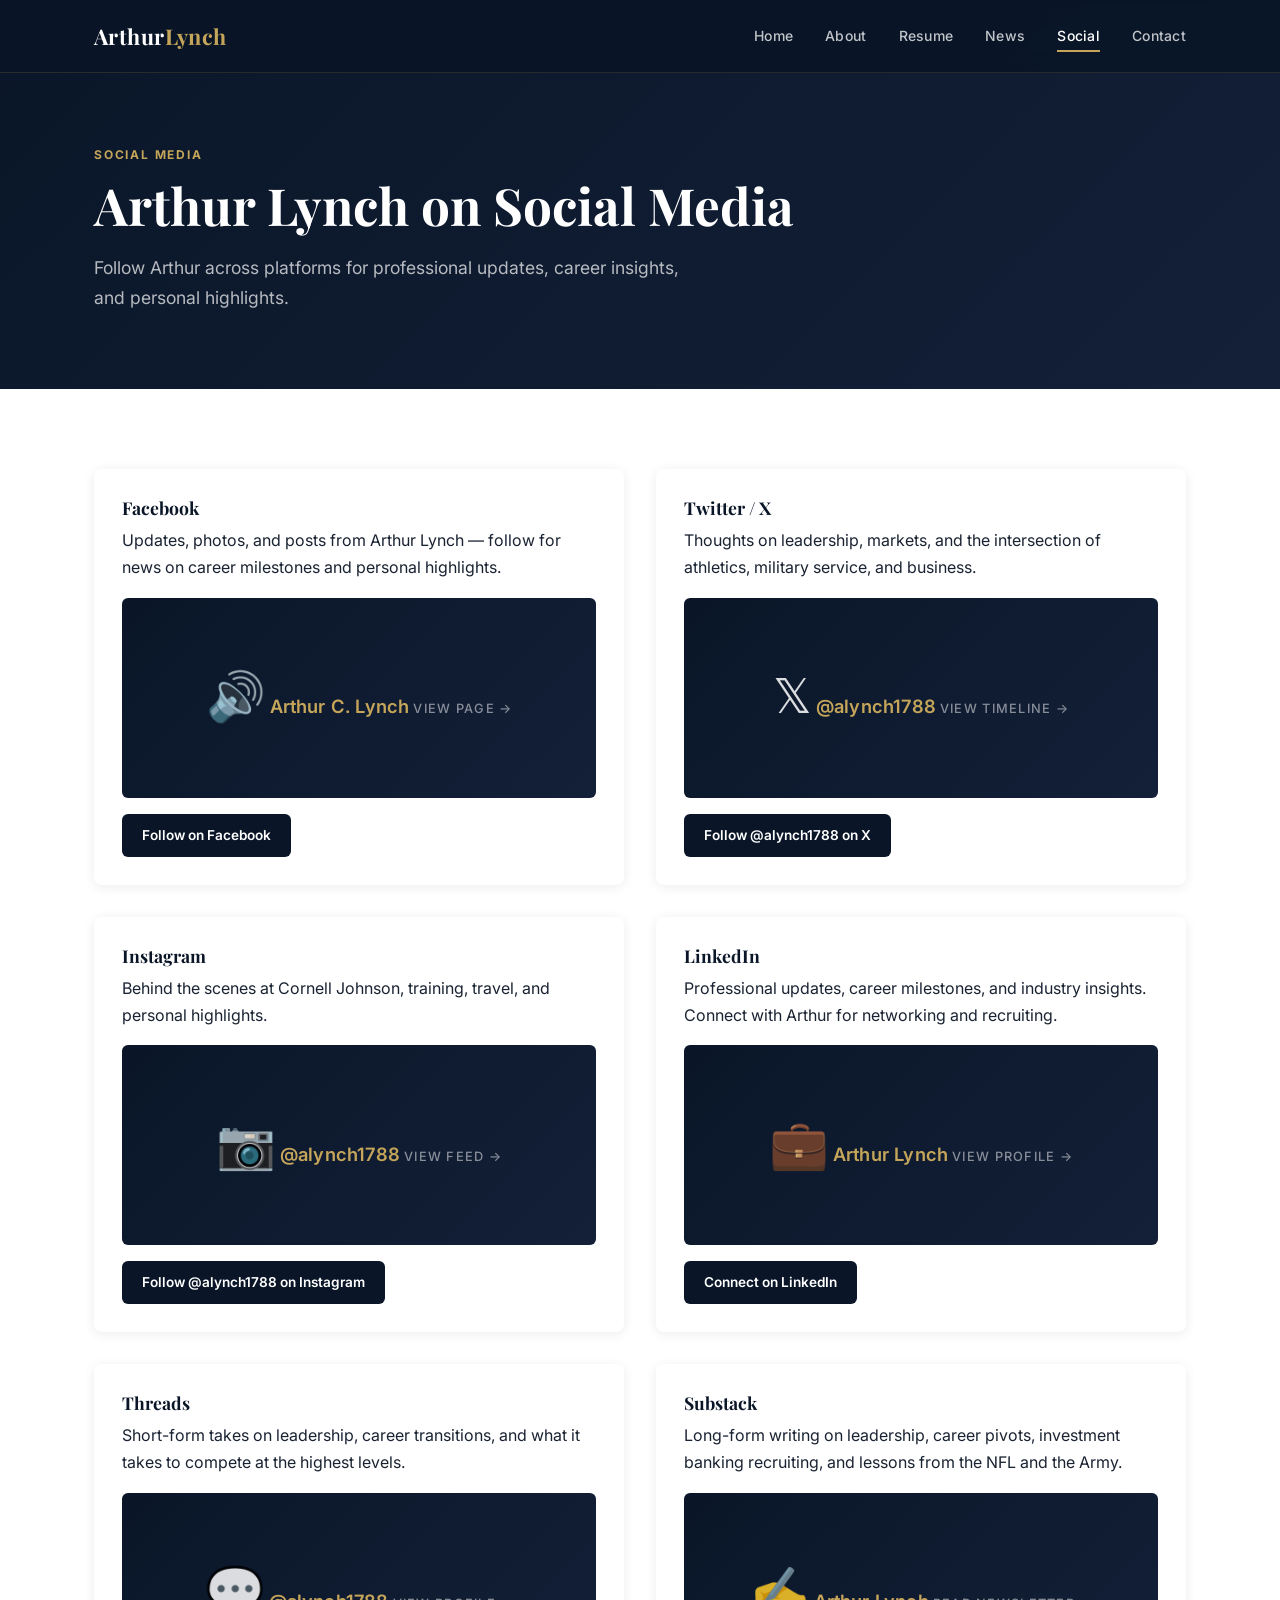
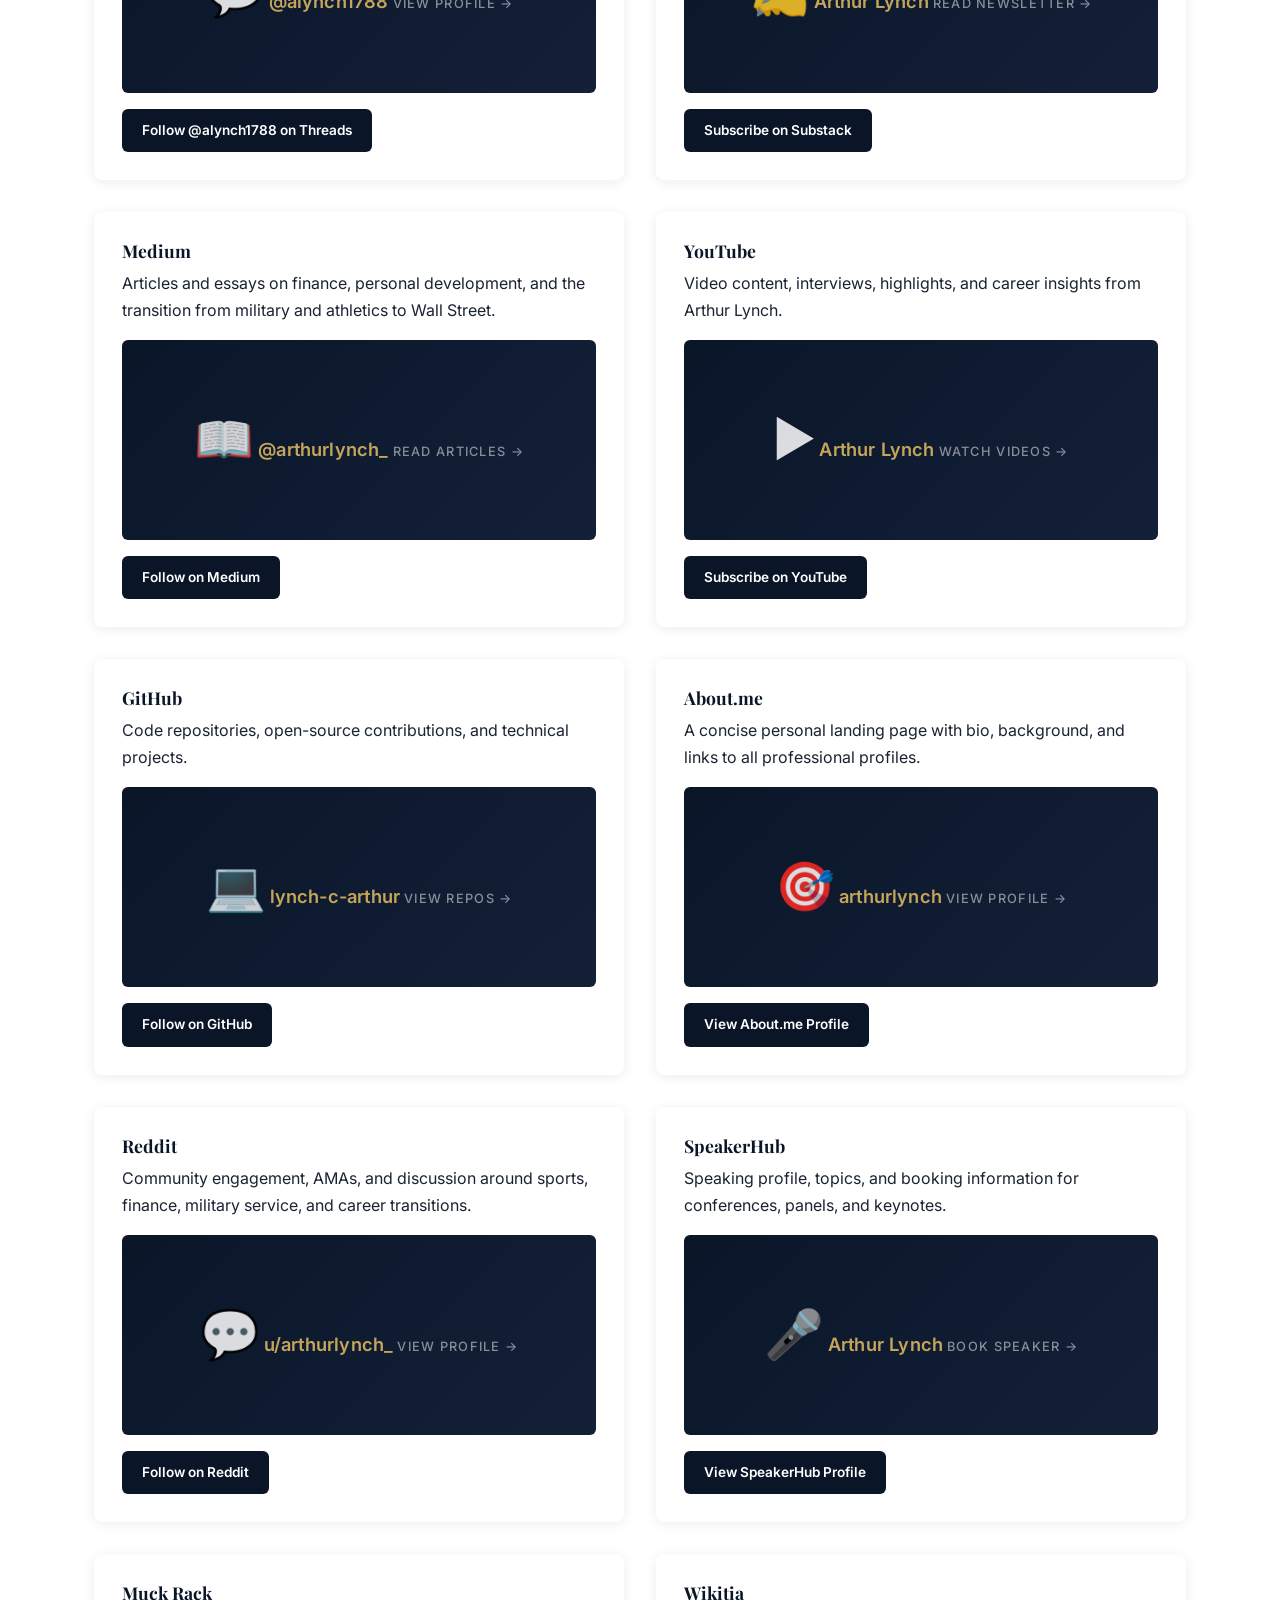
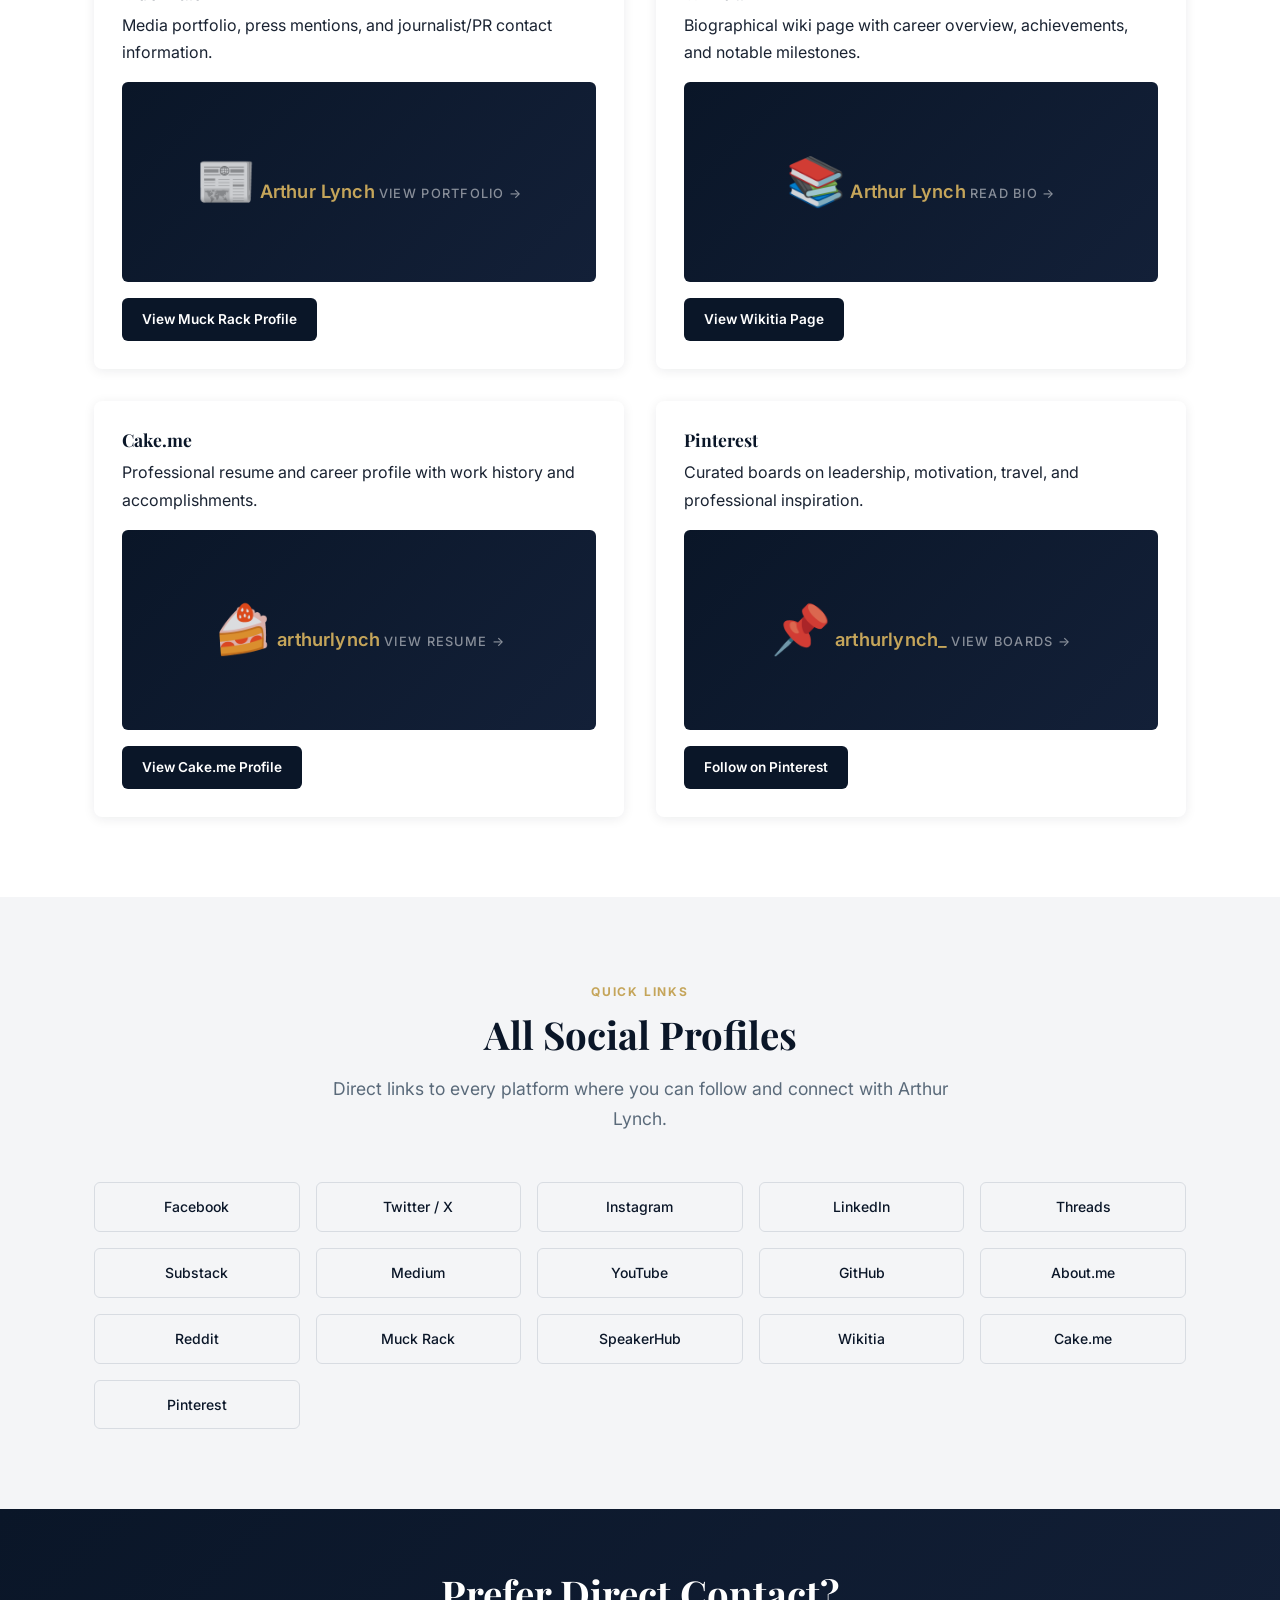
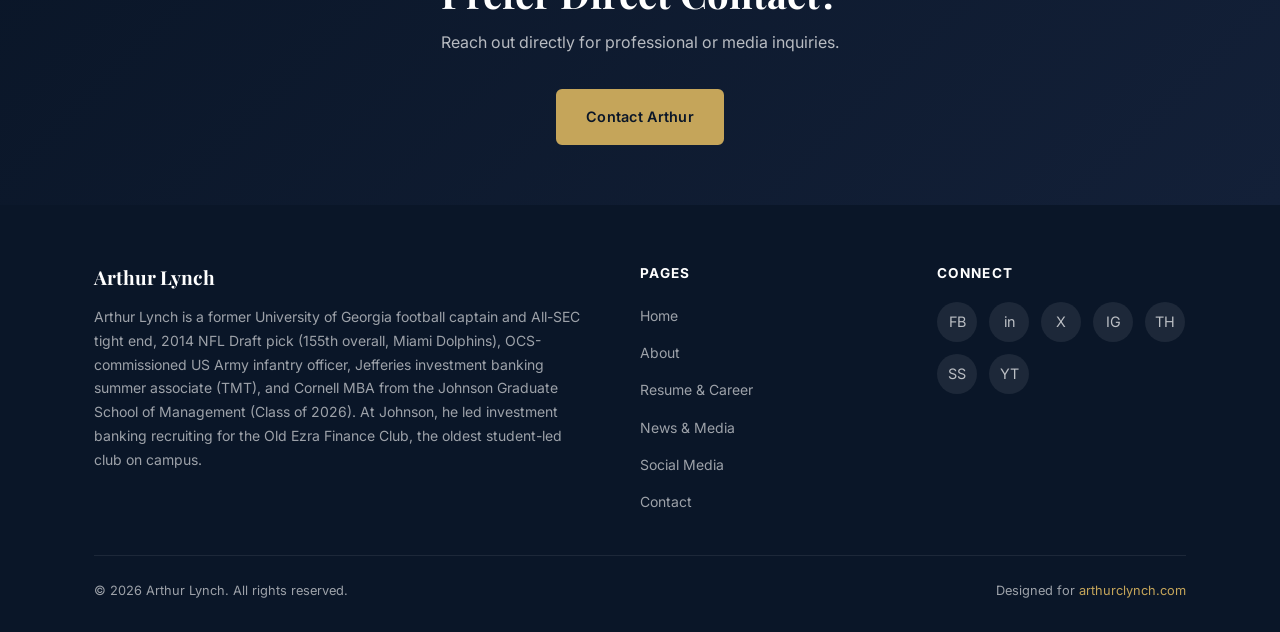
<file: social.html>
<!DOCTYPE html>
<html lang="en">
<head>
  <meta charset="UTF-8">
  <meta name="viewport" content="width=device-width, initial-scale=1.0">
  <title>Arthur Lynch — Social Media Profiles &amp; Latest Updates</title>
  <meta name="description" content="Follow Arthur Lynch on Twitter/X, Instagram, LinkedIn, Threads, Substack, Medium, YouTube, GitHub, and more. Connect with the former NFL player, Army officer, Jefferies IB associate, and Cornell MBA across all platforms.">
  <meta name="keywords" content="Arthur Lynch social media, Arthur Lynch LinkedIn, Arthur Lynch Twitter, Arthur Lynch Instagram, Arthur Lynch Threads, Arthur Lynch Substack, Arthur Lynch YouTube, Arthur Lynch GitHub, Arthur Lynch Medium, NFL player social media, Cornell MBA social media">
  <link rel="canonical" href="https://arthurclynch.com/social.html">

  <!-- Open Graph -->
  <meta property="og:type" content="website">
  <meta property="og:title" content="Arthur Lynch — Social Media Profiles &amp; Latest Updates">
  <meta property="og:description" content="Follow Arthur Lynch on LinkedIn, Twitter/X, Instagram, Threads, Substack, Medium, YouTube, GitHub, and more. Former NFL player, U.S. Army officer, Jefferies IB associate, and Cornell MBA.">
  <meta property="og:url" content="https://arthurclynch.com/social.html">
  <meta property="og:image" content="https://arthurclynch.com/images/arthur-lynch-headshot.jpg">
  <meta property="og:site_name" content="Arthur Lynch">

  <!-- Twitter Card -->
  <meta name="twitter:card" content="summary_large_image">
  <meta name="twitter:title" content="Arthur Lynch — Social Media Profiles &amp; Latest Updates">
  <meta name="twitter:description" content="Follow Arthur Lynch on LinkedIn, Twitter/X, Instagram, Threads, Substack, Medium, YouTube, GitHub, and more. Former NFL player, U.S. Army officer, Jefferies IB associate, and Cornell MBA.">
  <meta name="twitter:image" content="https://arthurclynch.com/images/arthur-lynch-headshot.jpg">
  <meta name="twitter:site" content="@alynch1788">

  <!-- Fonts -->
  <link rel="preconnect" href="https://fonts.googleapis.com">
  <link rel="preconnect" href="https://fonts.gstatic.com" crossorigin>
  <link href="https://fonts.googleapis.com/css2?family=Inter:wght@400;500;600;700&family=Playfair+Display:wght@700&display=swap" rel="stylesheet">

  <link rel="stylesheet" href="css/style.css">

  <!-- Google Analytics (GA4) -->
  <script async src="https://www.googletagmanager.com/gtag/js?id=G-3816ZEQ27B"></script>
  <script>
    window.dataLayer = window.dataLayer || [];
    function gtag(){dataLayer.push(arguments);}
    gtag('js', new Date());
    gtag('config', 'G-3816ZEQ27B');
  </script>

  <!-- JSON-LD Person Schema -->
  <script type="application/ld+json">
  {
    "@context": "https://schema.org",
    "@type": "Person",
    "name": "Arthur Lynch",
    "url": "https://arthurclynch.com",
    "image": "https://arthurclynch.com/images/arthur-lynch-headshot.jpg",
    "jobTitle": "Investment Banking Associate, Cornell MBA",
    "description": "Former NFL tight end, OCS-commissioned US Army infantry officer, Jefferies IB summer associate, and Cornell Johnson MBA (Class of 2026).",
    "sameAs": [
      "https://www.facebook.com/ArthurCLynch",
      "https://www.linkedin.com/in/arthurclynch/",
      "https://x.com/alynch1788",
      "https://www.instagram.com/alynch1788",
      "https://www.threads.com/@alynch1788",
      "https://substack.com/@arthurlynch",
      "https://medium.com/@arthurlynch_",
      "https://www.youtube.com/channel/UC_nTND04kr7YdTVXYc1t96A",
      "https://github.com/lynch-c-arthur",
      "https://about.me/arthurlynch",
      "https://www.reddit.com/user/arthurlynch_"
    ]
  }
  </script>
  <link rel="icon" type="image/x-icon" href="/favicon.ico">
  <link rel="icon" type="image/png" sizes="32x32" href="/favicon-32x32.png">
  <link rel="icon" type="image/png" sizes="16x16" href="/favicon-16x16.png">
  <link rel="apple-touch-icon" sizes="180x180" href="/apple-touch-icon.png">
</head>
<body>

  <!-- Header -->
  <header class="site-header" role="banner">
    <div class="container header-inner">
      <a href="index.html" class="logo" aria-label="Arthur Lynch Home">Arthur<span>Lynch</span></a>
      <nav aria-label="Primary navigation">
        <button class="menu-toggle" aria-label="Toggle menu" aria-expanded="false">
          <span></span><span></span><span></span>
        </button>
        <div class="nav-links">
          <a href="index.html">Home</a>
          <a href="about.html">About</a>
          <a href="career.html">Resume</a>
          <a href="news.html">News</a>
          <a href="social.html" class="active">Social</a>
          <a href="contact.html">Contact</a>
        </div>
      </nav>
    </div>
  </header>

  <!-- Page Hero -->
  <section class="page-hero">
    <div class="container">
      <span class="section-label">Social Media</span>
      <h1>Arthur Lynch on Social Media</h1>
      <p>Follow Arthur across platforms for professional updates, career insights, and personal highlights.</p>
    </div>
  </section>

  <!-- Social Embeds -->
  <section class="section" id="social-embeds">
    <div class="container">
      <div class="social-embed-grid">

        <!-- Facebook -->
        <div class="social-embed-card">
          <h3>Facebook</h3>
          <p>Updates, photos, and posts from Arthur Lynch — follow for news on career milestones and personal highlights.</p>
          <div class="embed-placeholder">
            <div>
              <span class="platform-icon">&#128266;</span>
              <span class="platform-handle">Arthur C. Lynch</span>
              <span class="platform-cta">View Page &rarr;</span>
            </div>
          </div>
          <a href="https://www.facebook.com/ArthurCLynch/" class="follow-btn" target="_blank" rel="noopener noreferrer">Follow on Facebook</a>
        </div>

        <!-- Twitter / X -->
        <div class="social-embed-card">
          <h3>Twitter / X</h3>
          <p>Thoughts on leadership, markets, and the intersection of athletics, military service, and business.</p>
          <div class="embed-placeholder">
            <div>
              <span class="platform-icon">&#120143;</span>
              <span class="platform-handle">@alynch1788</span>
              <span class="platform-cta">View Timeline &rarr;</span>
            </div>
          </div>
          <a href="https://x.com/alynch1788" class="follow-btn" target="_blank" rel="noopener noreferrer">Follow @alynch1788 on X</a>
        </div>

        <!-- Instagram -->
        <div class="social-embed-card">
          <h3>Instagram</h3>
          <p>Behind the scenes at Cornell Johnson, training, travel, and personal highlights.</p>
          <div class="embed-placeholder">
            <div>
              <span class="platform-icon">&#128247;</span>
              <span class="platform-handle">@alynch1788</span>
              <span class="platform-cta">View Feed &rarr;</span>
            </div>
          </div>
          <a href="https://www.instagram.com/alynch1788/" class="follow-btn" target="_blank" rel="noopener noreferrer">Follow @alynch1788 on Instagram</a>
        </div>

        <!-- LinkedIn -->
        <div class="social-embed-card">
          <h3>LinkedIn</h3>
          <p>Professional updates, career milestones, and industry insights. Connect with Arthur for networking and recruiting.</p>
          <div class="embed-placeholder">
            <div>
              <span class="platform-icon">&#128188;</span>
              <span class="platform-handle">Arthur Lynch</span>
              <span class="platform-cta">View Profile &rarr;</span>
            </div>
          </div>
          <a href="https://www.linkedin.com/in/arthurclynch/" class="follow-btn" target="_blank" rel="noopener noreferrer">Connect on LinkedIn</a>
        </div>

        <!-- Threads -->
        <div class="social-embed-card">
          <h3>Threads</h3>
          <p>Short-form takes on leadership, career transitions, and what it takes to compete at the highest levels.</p>
          <div class="embed-placeholder">
            <div>
              <span class="platform-icon">&#128172;</span>
              <span class="platform-handle">@alynch1788</span>
              <span class="platform-cta">View Profile &rarr;</span>
            </div>
          </div>
          <a href="https://www.threads.com/@alynch1788" class="follow-btn" target="_blank" rel="noopener noreferrer">Follow @alynch1788 on Threads</a>
        </div>

        <!-- Substack -->
        <div class="social-embed-card">
          <h3>Substack</h3>
          <p>Long-form writing on leadership, career pivots, investment banking recruiting, and lessons from the NFL and the Army.</p>
          <div class="embed-placeholder">
            <div>
              <span class="platform-icon">&#9997;</span>
              <span class="platform-handle">Arthur Lynch</span>
              <span class="platform-cta">Read Newsletter &rarr;</span>
            </div>
          </div>
          <a href="https://substack.com/@arthurlynch" class="follow-btn" target="_blank" rel="noopener noreferrer">Subscribe on Substack</a>
        </div>

        <!-- Medium -->
        <div class="social-embed-card">
          <h3>Medium</h3>
          <p>Articles and essays on finance, personal development, and the transition from military and athletics to Wall Street.</p>
          <div class="embed-placeholder">
            <div>
              <span class="platform-icon">&#128214;</span>
              <span class="platform-handle">@arthurlynch_</span>
              <span class="platform-cta">Read Articles &rarr;</span>
            </div>
          </div>
          <a href="https://medium.com/@arthurlynch_" class="follow-btn" target="_blank" rel="noopener noreferrer">Follow on Medium</a>
        </div>

        <!-- YouTube -->
        <div class="social-embed-card">
          <h3>YouTube</h3>
          <p>Video content, interviews, highlights, and career insights from Arthur Lynch.</p>
          <div class="embed-placeholder">
            <div>
              <span class="platform-icon">&#9654;</span>
              <span class="platform-handle">Arthur Lynch</span>
              <span class="platform-cta">Watch Videos &rarr;</span>
            </div>
          </div>
          <a href="https://www.youtube.com/channel/UC_nTND04kr7YdTVXYc1t96A" class="follow-btn" target="_blank" rel="noopener noreferrer">Subscribe on YouTube</a>
        </div>

        <!-- GitHub -->
        <div class="social-embed-card">
          <h3>GitHub</h3>
          <p>Code repositories, open-source contributions, and technical projects.</p>
          <div class="embed-placeholder">
            <div>
              <span class="platform-icon">&#128187;</span>
              <span class="platform-handle">lynch-c-arthur</span>
              <span class="platform-cta">View Repos &rarr;</span>
            </div>
          </div>
          <a href="https://github.com/lynch-c-arthur" class="follow-btn" target="_blank" rel="noopener noreferrer">Follow on GitHub</a>
        </div>

        <!-- About.me -->
        <div class="social-embed-card">
          <h3>About.me</h3>
          <p>A concise personal landing page with bio, background, and links to all professional profiles.</p>
          <div class="embed-placeholder">
            <div>
              <span class="platform-icon">&#127919;</span>
              <span class="platform-handle">arthurlynch</span>
              <span class="platform-cta">View Profile &rarr;</span>
            </div>
          </div>
          <a href="https://about.me/arthurlynch" class="follow-btn" target="_blank" rel="noopener noreferrer">View About.me Profile</a>
        </div>

        <!-- Reddit -->
        <div class="social-embed-card">
          <h3>Reddit</h3>
          <p>Community engagement, AMAs, and discussion around sports, finance, military service, and career transitions.</p>
          <div class="embed-placeholder">
            <div>
              <span class="platform-icon">&#128172;</span>
              <span class="platform-handle">u/arthurlynch_</span>
              <span class="platform-cta">View Profile &rarr;</span>
            </div>
          </div>
          <a href="https://www.reddit.com/user/arthurlynch_" class="follow-btn" target="_blank" rel="noopener noreferrer">Follow on Reddit</a>
        </div>

        <!-- SpeakerHub -->
        <div class="social-embed-card">
          <h3>SpeakerHub</h3>
          <p>Speaking profile, topics, and booking information for conferences, panels, and keynotes.</p>
          <div class="embed-placeholder">
            <div>
              <span class="platform-icon">&#127908;</span>
              <span class="platform-handle">Arthur Lynch</span>
              <span class="platform-cta">Book Speaker &rarr;</span>
            </div>
          </div>
          <a href="https://speakerhub.com/speaker/arthur-lynch" class="follow-btn" target="_blank" rel="noopener noreferrer">View SpeakerHub Profile</a>
        </div>

        <!-- Muck Rack -->
        <div class="social-embed-card">
          <h3>Muck Rack</h3>
          <p>Media portfolio, press mentions, and journalist/PR contact information.</p>
          <div class="embed-placeholder">
            <div>
              <span class="platform-icon">&#128240;</span>
              <span class="platform-handle">Arthur Lynch</span>
              <span class="platform-cta">View Portfolio &rarr;</span>
            </div>
          </div>
          <a href="https://muckrack.com/arthurlynch/bio" class="follow-btn" target="_blank" rel="noopener noreferrer">View Muck Rack Profile</a>
        </div>

        <!-- Wikitia -->
        <div class="social-embed-card">
          <h3>Wikitia</h3>
          <p>Biographical wiki page with career overview, achievements, and notable milestones.</p>
          <div class="embed-placeholder">
            <div>
              <span class="platform-icon">&#128218;</span>
              <span class="platform-handle">Arthur Lynch</span>
              <span class="platform-cta">Read Bio &rarr;</span>
            </div>
          </div>
          <a href="https://wikitia.com/wiki/Arthur_Lynch" class="follow-btn" target="_blank" rel="noopener noreferrer">View Wikitia Page</a>
        </div>

        <!-- Cake.me -->
        <div class="social-embed-card">
          <h3>Cake.me</h3>
          <p>Professional resume and career profile with work history and accomplishments.</p>
          <div class="embed-placeholder">
            <div>
              <span class="platform-icon">&#127856;</span>
              <span class="platform-handle">arthurlynch</span>
              <span class="platform-cta">View Resume &rarr;</span>
            </div>
          </div>
          <a href="https://www.cake.me/me/arthurlynch" class="follow-btn" target="_blank" rel="noopener noreferrer">View Cake.me Profile</a>
        </div>

        <!-- Pinterest -->
        <div class="social-embed-card">
          <h3>Pinterest</h3>
          <p>Curated boards on leadership, motivation, travel, and professional inspiration.</p>
          <div class="embed-placeholder">
            <div>
              <span class="platform-icon">&#128204;</span>
              <span class="platform-handle">arthurlynch_</span>
              <span class="platform-cta">View Boards &rarr;</span>
            </div>
          </div>
          <a href="https://www.pinterest.com/arthurlynch_/" class="follow-btn" target="_blank" rel="noopener noreferrer">Follow on Pinterest</a>
        </div>

      </div>
    </div>
  </section>

  <!-- Quick Links -->
  <section class="section section-alt lazy-section">
    <div class="container">
      <div class="section-header">
        <span class="section-label">Quick Links</span>
        <h2 class="section-title">All Social Profiles</h2>
        <p class="section-subtitle">Direct links to every platform where you can follow and connect with Arthur Lynch.</p>
      </div>
      <div class="skills-grid">
        <a href="https://www.facebook.com/ArthurCLynch/" class="skill-tag" target="_blank" rel="noopener noreferrer">Facebook</a>
        <a href="https://x.com/alynch1788" class="skill-tag" target="_blank" rel="noopener noreferrer">Twitter / X</a>
        <a href="https://www.instagram.com/alynch1788/" class="skill-tag" target="_blank" rel="noopener noreferrer">Instagram</a>
        <a href="https://www.linkedin.com/in/arthurclynch/" class="skill-tag" target="_blank" rel="noopener noreferrer">LinkedIn</a>
        <a href="https://www.threads.com/@alynch1788" class="skill-tag" target="_blank" rel="noopener noreferrer">Threads</a>
        <a href="https://substack.com/@arthurlynch" class="skill-tag" target="_blank" rel="noopener noreferrer">Substack</a>
        <a href="https://medium.com/@arthurlynch_" class="skill-tag" target="_blank" rel="noopener noreferrer">Medium</a>
        <a href="https://www.youtube.com/channel/UC_nTND04kr7YdTVXYc1t96A" class="skill-tag" target="_blank" rel="noopener noreferrer">YouTube</a>
        <a href="https://github.com/lynch-c-arthur" class="skill-tag" target="_blank" rel="noopener noreferrer">GitHub</a>
        <a href="https://about.me/arthurlynch" class="skill-tag" target="_blank" rel="noopener noreferrer">About.me</a>
        <a href="https://www.reddit.com/user/arthurlynch_" class="skill-tag" target="_blank" rel="noopener noreferrer">Reddit</a>
        <a href="https://muckrack.com/arthurlynch/bio" class="skill-tag" target="_blank" rel="noopener noreferrer">Muck Rack</a>
        <a href="https://speakerhub.com/speaker/arthur-lynch" class="skill-tag" target="_blank" rel="noopener noreferrer">SpeakerHub</a>
        <a href="https://wikitia.com/wiki/Arthur_Lynch" class="skill-tag" target="_blank" rel="noopener noreferrer">Wikitia</a>
        <a href="https://www.cake.me/me/arthurlynch" class="skill-tag" target="_blank" rel="noopener noreferrer">Cake.me</a>
        <a href="https://www.pinterest.com/arthurlynch_/" class="skill-tag" target="_blank" rel="noopener noreferrer">Pinterest</a>
      </div>
    </div>
  </section>

  <!-- CTA Banner -->
  <section class="cta-banner">
    <div class="container">
      <h2>Prefer Direct Contact?</h2>
      <p>Reach out directly for professional or media inquiries.</p>
      <a href="contact.html" class="btn btn-primary">Contact Arthur</a>
    </div>
  </section>

  <!-- Footer -->
  <footer class="site-footer" role="contentinfo">
    <div class="container">
      <div class="footer-inner">
        <div class="footer-bio">
          <h3>Arthur Lynch</h3>
          <p>Arthur Lynch is a former University of Georgia football captain and All-SEC tight end, 2014 NFL Draft pick (155th overall, Miami Dolphins), OCS-commissioned US Army infantry officer, Jefferies investment banking summer associate (TMT), and Cornell MBA from the Johnson Graduate School of Management (Class of 2026). At Johnson, he led investment banking recruiting for the Old Ezra Finance Club, the oldest student-led club on campus.</p>
        </div>
        <div class="footer-links">
          <h4>Pages</h4>
          <ul>
            <li><a href="index.html">Home</a></li>
            <li><a href="about.html">About</a></li>
            <li><a href="career.html">Resume &amp; Career</a></li>
            <li><a href="news.html">News &amp; Media</a></li>
            <li><a href="social.html">Social Media</a></li>
            <li><a href="contact.html">Contact</a></li>
          </ul>
        </div>
        <div class="footer-social">
          <h4>Connect</h4>
          <div class="social-icons">
            <a href="https://www.facebook.com/ArthurCLynch/" class="social-icon" aria-label="Facebook" target="_blank" rel="noopener noreferrer">FB</a>
            <a href="https://www.linkedin.com/in/arthurclynch/" class="social-icon" aria-label="LinkedIn" target="_blank" rel="noopener noreferrer">in</a>
            <a href="https://x.com/alynch1788" class="social-icon" aria-label="Twitter / X" target="_blank" rel="noopener noreferrer">X</a>
            <a href="https://www.instagram.com/alynch1788/" class="social-icon" aria-label="Instagram" target="_blank" rel="noopener noreferrer">IG</a>
            <a href="https://www.threads.com/@alynch1788" class="social-icon" aria-label="Threads" target="_blank" rel="noopener noreferrer">TH</a>
            <a href="https://substack.com/@arthurlynch" class="social-icon" aria-label="Substack" target="_blank" rel="noopener noreferrer">SS</a>
            <a href="https://www.youtube.com/channel/UC_nTND04kr7YdTVXYc1t96A" class="social-icon" aria-label="YouTube" target="_blank" rel="noopener noreferrer">YT</a>
          </div>
        </div>
      </div>
      <div class="footer-bottom">
        <span>&copy; 2026 Arthur Lynch. All rights reserved.</span>
        <span>Designed for <a href="https://arthurclynch.com">arthurclynch.com</a></span>
      </div>
    </div>
  </footer>

  <script src="js/main.js" defer></script>
</body>
</html>
</file>
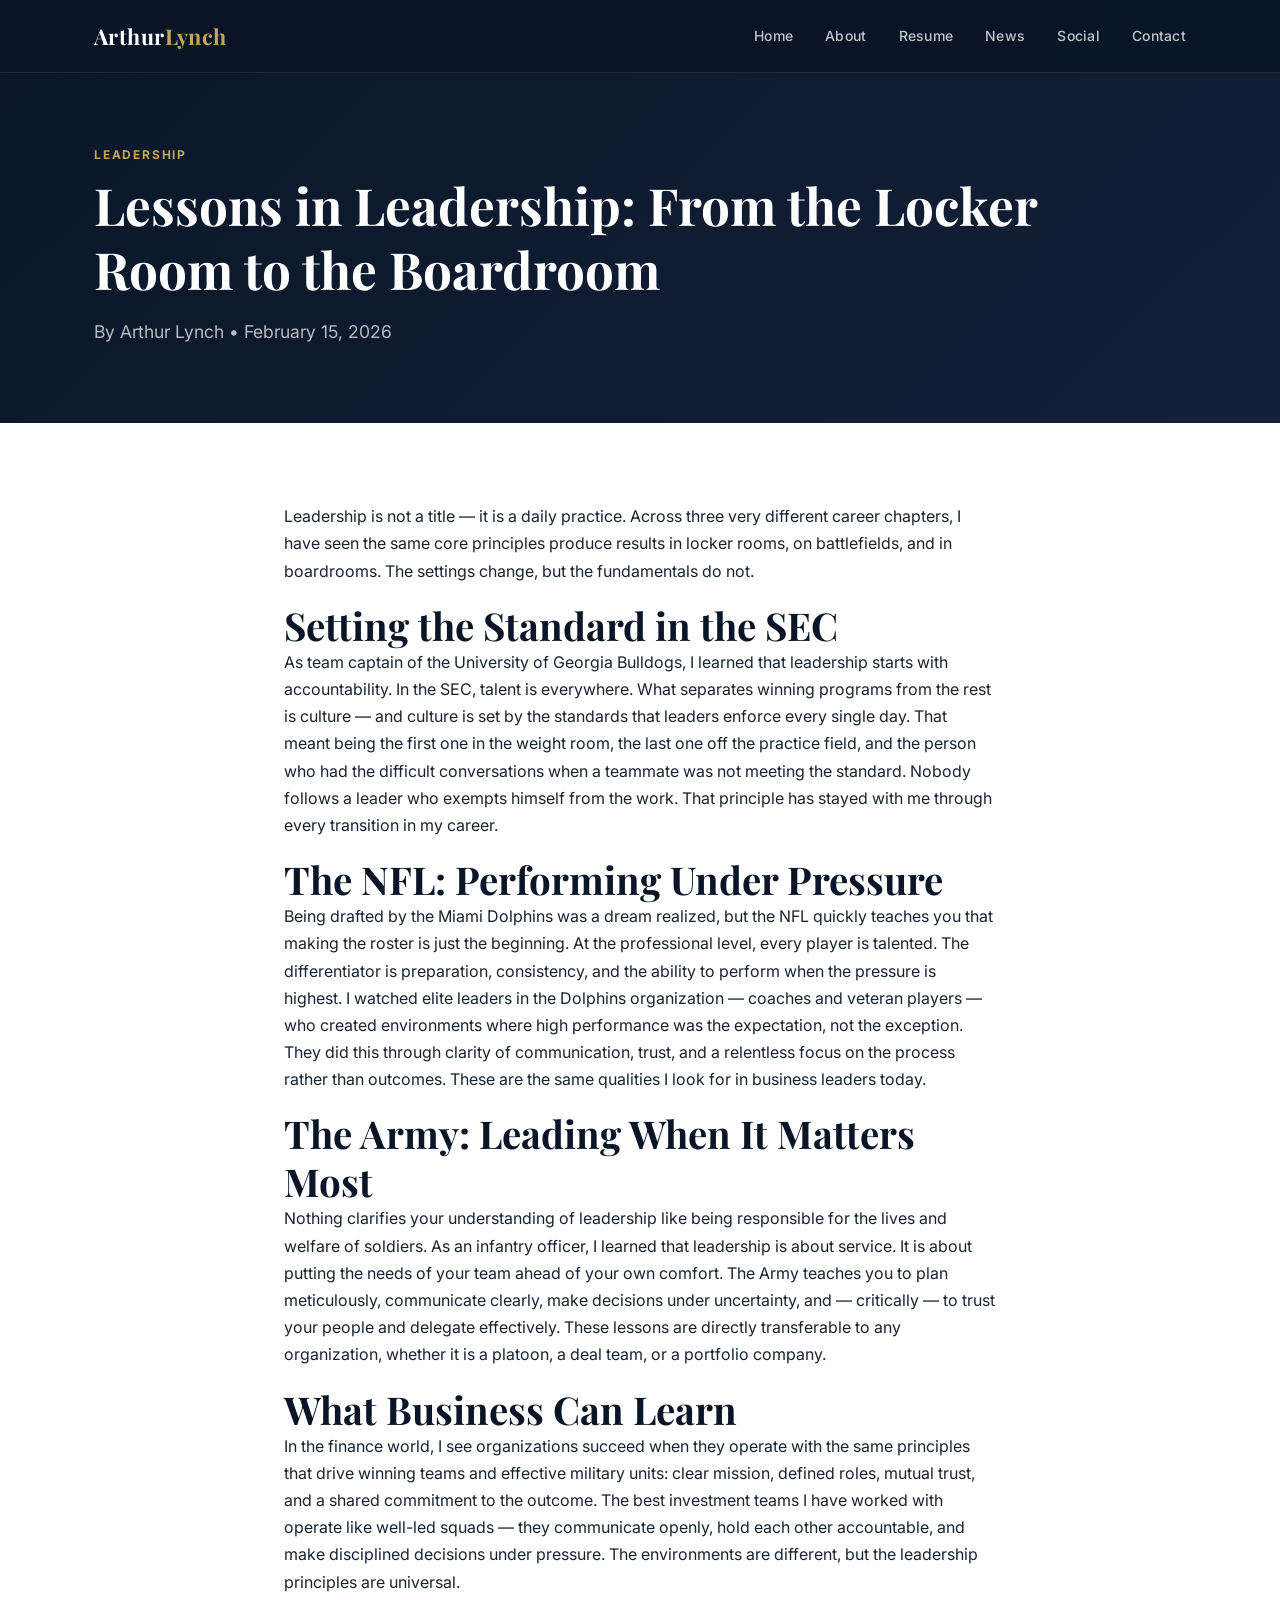
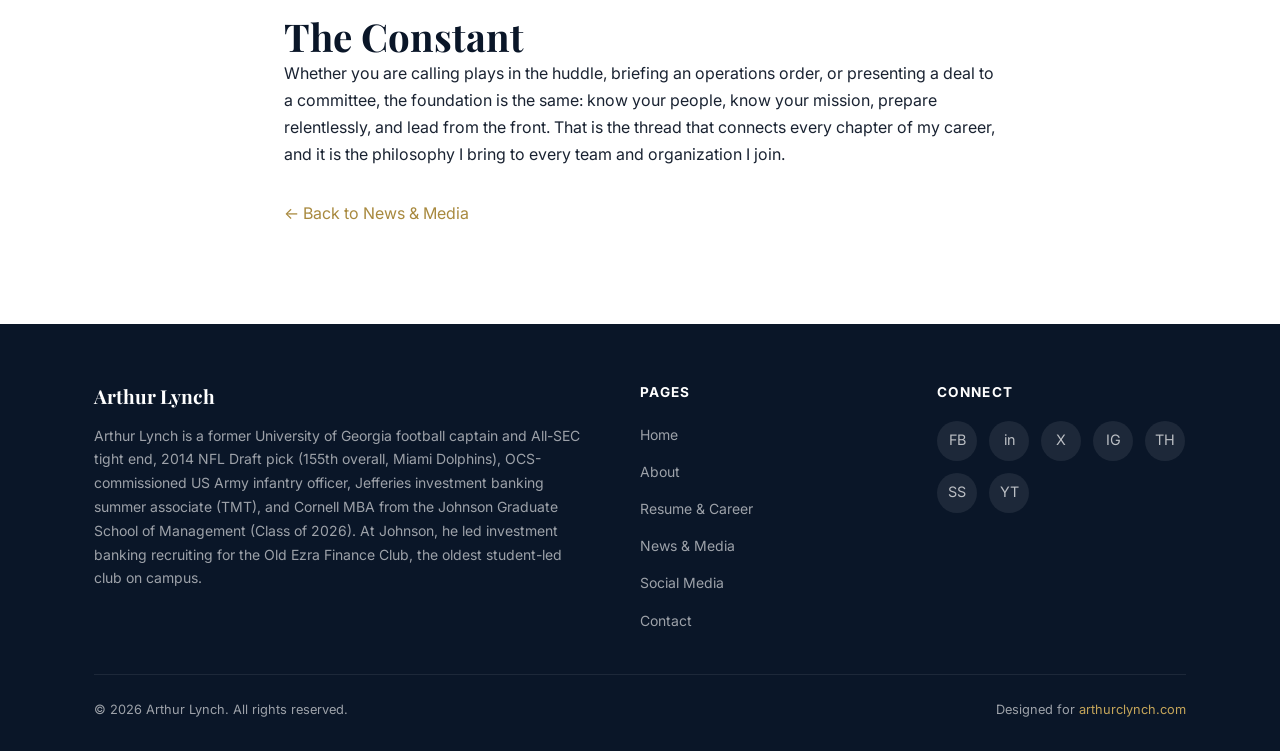
<file: blog/leadership-lessons-nfl-army-boardroom.html>
<!DOCTYPE html>
<html lang="en">
<head>
  <meta charset="UTF-8">
  <meta name="viewport" content="width=device-width, initial-scale=1.0">
  <title>Lessons in Leadership: From the Locker Room to the Boardroom — Arthur Lynch</title>
  <meta name="description" content="Arthur Lynch shares leadership lessons learned from captaining the Georgia Bulldogs, competing in the NFL with the Miami Dolphins, and leading soldiers as a US Army infantry officer.">
  <meta name="keywords" content="Arthur Lynch leadership, NFL leadership lessons, Army officer leadership, Cornell MBA, locker room to boardroom, veteran in finance">
  <link rel="canonical" href="https://arthurclynch.com/blog/leadership-lessons-nfl-army-boardroom.html">

  <meta property="og:type" content="article">
  <meta property="og:title" content="Lessons in Leadership: From the Locker Room to the Boardroom">
  <meta property="og:description" content="How principles of team leadership in the NFL and the Army translate to high-performance business environments.">
  <meta property="og:url" content="https://arthurclynch.com/blog/leadership-lessons-nfl-army-boardroom.html">
  <meta property="og:site_name" content="Arthur Lynch">
  <meta property="article:author" content="Arthur Lynch">
  <meta property="article:published_time" content="2026-02-15">

  <meta name="twitter:card" content="summary_large_image">
  <meta name="twitter:site" content="@alynch1788">
  <meta name="twitter:title" content="Lessons in Leadership — Arthur Lynch">
  <meta name="twitter:description" content="Leadership lessons from the NFL, the Army, and the boardroom.">

  <link rel="preconnect" href="https://fonts.googleapis.com">
  <link rel="preconnect" href="https://fonts.gstatic.com" crossorigin>
  <link href="https://fonts.googleapis.com/css2?family=Inter:wght@400;500;600;700&family=Playfair+Display:wght@700&display=swap" rel="stylesheet">
  <link rel="stylesheet" href="../css/style.css">

  <script async src="https://www.googletagmanager.com/gtag/js?id=G-3816ZEQ27B"></script>
  <script>window.dataLayer=window.dataLayer||[];function gtag(){dataLayer.push(arguments);}gtag('js',new Date());gtag('config','G-3816ZEQ27B');</script>

  <!-- JSON-LD Article -->
  <script type="application/ld+json">
  {
    "@context": "https://schema.org",
    "@type": "Article",
    "headline": "Lessons in Leadership: From the Locker Room to the Boardroom",
    "description": "How principles of team leadership in the NFL and the Army translate to high-performance business environments.",
    "author": {
      "@type": "Person",
      "name": "Arthur Lynch",
      "url": "https://arthurclynch.com"
    },
    "publisher": {
      "@type": "Person",
      "name": "Arthur Lynch"
    },
    "datePublished": "2026-02-15",
    "dateModified": "2026-02-15",
    "mainEntityOfPage": "https://arthurclynch.com/blog/leadership-lessons-nfl-army-boardroom.html",
    "url": "https://arthurclynch.com/blog/leadership-lessons-nfl-army-boardroom.html"
  }
  </script>
  <link rel="icon" type="image/x-icon" href="/favicon.ico">
  <link rel="icon" type="image/png" sizes="32x32" href="/favicon-32x32.png">
  <link rel="icon" type="image/png" sizes="16x16" href="/favicon-16x16.png">
  <link rel="apple-touch-icon" sizes="180x180" href="/apple-touch-icon.png">
</head>
<body>

  <!-- Header -->
  <header class="site-header" role="banner">
    <div class="container header-inner">
      <a href="../index.html" class="logo" aria-label="Arthur Lynch Home">Arthur<span>Lynch</span></a>
      <nav aria-label="Primary navigation">
        <button class="menu-toggle" aria-label="Toggle menu" aria-expanded="false">
          <span></span><span></span><span></span>
        </button>
        <div class="nav-links">
          <a href="../index.html">Home</a>
          <a href="../about.html">About</a>
          <a href="../career.html">Resume</a>
          <a href="../news.html" class="active">News</a>
          <a href="../social.html">Social</a>
          <a href="../contact.html">Contact</a>
        </div>
      </nav>
    </div>
  </header>

  <!-- Article Hero -->
  <section class="page-hero">
    <div class="container">
      <span class="section-label">Leadership</span>
      <h1>Lessons in Leadership: From the Locker Room to the Boardroom</h1>
      <p>By Arthur Lynch &bull; February 15, 2026</p>
    </div>
  </section>

  <!-- Article Body -->
  <article class="section">
    <div class="container container-narrow">

      <p>Leadership is not a title — it is a daily practice. Across three very different career chapters, I have seen the same core principles produce results in locker rooms, on battlefields, and in boardrooms. The settings change, but the fundamentals do not.</p>

      <h2>Setting the Standard in the SEC</h2>
      <p>As team captain of the University of Georgia Bulldogs, I learned that leadership starts with accountability. In the SEC, talent is everywhere. What separates winning programs from the rest is culture — and culture is set by the standards that leaders enforce every single day. That meant being the first one in the weight room, the last one off the practice field, and the person who had the difficult conversations when a teammate was not meeting the standard. Nobody follows a leader who exempts himself from the work. That principle has stayed with me through every transition in my career.</p>

      <h2>The NFL: Performing Under Pressure</h2>
      <p>Being drafted by the Miami Dolphins was a dream realized, but the NFL quickly teaches you that making the roster is just the beginning. At the professional level, every player is talented. The differentiator is preparation, consistency, and the ability to perform when the pressure is highest. I watched elite leaders in the Dolphins organization — coaches and veteran players — who created environments where high performance was the expectation, not the exception. They did this through clarity of communication, trust, and a relentless focus on the process rather than outcomes. These are the same qualities I look for in business leaders today.</p>

      <h2>The Army: Leading When It Matters Most</h2>
      <p>Nothing clarifies your understanding of leadership like being responsible for the lives and welfare of soldiers. As an infantry officer, I learned that leadership is about service. It is about putting the needs of your team ahead of your own comfort. The Army teaches you to plan meticulously, communicate clearly, make decisions under uncertainty, and — critically — to trust your people and delegate effectively. These lessons are directly transferable to any organization, whether it is a platoon, a deal team, or a portfolio company.</p>

      <h2>What Business Can Learn</h2>
      <p>In the finance world, I see organizations succeed when they operate with the same principles that drive winning teams and effective military units: clear mission, defined roles, mutual trust, and a shared commitment to the outcome. The best investment teams I have worked with operate like well-led squads — they communicate openly, hold each other accountable, and make disciplined decisions under pressure. The environments are different, but the leadership principles are universal.</p>

      <h2>The Constant</h2>
      <p>Whether you are calling plays in the huddle, briefing an operations order, or presenting a deal to a committee, the foundation is the same: know your people, know your mission, prepare relentlessly, and lead from the front. That is the thread that connects every chapter of my career, and it is the philosophy I bring to every team and organization I join.</p>

      <p class="back-link"><a href="../news.html">&larr; Back to News &amp; Media</a></p>
    </div>
  </article>

  <!-- Footer -->
  <footer class="site-footer" role="contentinfo">
    <div class="container">
      <div class="footer-inner">
        <div class="footer-bio">
          <h3>Arthur Lynch</h3>
          <p>Arthur Lynch is a former University of Georgia football captain and All-SEC tight end, 2014 NFL Draft pick (155th overall, Miami Dolphins), OCS-commissioned US Army infantry officer, Jefferies investment banking summer associate (TMT), and Cornell MBA from the Johnson Graduate School of Management (Class of 2026). At Johnson, he led investment banking recruiting for the Old Ezra Finance Club, the oldest student-led club on campus.</p>
        </div>
        <div class="footer-links">
          <h4>Pages</h4>
          <ul>
            <li><a href="../index.html">Home</a></li>
            <li><a href="../about.html">About</a></li>
            <li><a href="../career.html">Resume &amp; Career</a></li>
            <li><a href="../news.html">News &amp; Media</a></li>
            <li><a href="../social.html">Social Media</a></li>
            <li><a href="../contact.html">Contact</a></li>
          </ul>
        </div>
        <div class="footer-social">
          <h4>Connect</h4>
          <div class="social-icons">
            <a href="https://www.facebook.com/ArthurCLynch/" class="social-icon" aria-label="Facebook" target="_blank" rel="noopener noreferrer">FB</a>
            <a href="https://www.linkedin.com/in/arthurclynch/" class="social-icon" aria-label="LinkedIn" target="_blank" rel="noopener noreferrer">in</a>
            <a href="https://x.com/alynch1788" class="social-icon" aria-label="Twitter / X" target="_blank" rel="noopener noreferrer">X</a>
            <a href="https://www.instagram.com/alynch1788/" class="social-icon" aria-label="Instagram" target="_blank" rel="noopener noreferrer">IG</a>
            <a href="https://www.threads.com/@alynch1788" class="social-icon" aria-label="Threads" target="_blank" rel="noopener noreferrer">TH</a>
            <a href="https://substack.com/@arthurlynch" class="social-icon" aria-label="Substack" target="_blank" rel="noopener noreferrer">SS</a>
            <a href="https://www.youtube.com/channel/UC_nTND04kr7YdTVXYc1t96A" class="social-icon" aria-label="YouTube" target="_blank" rel="noopener noreferrer">YT</a>
          </div>
        </div>
      </div>
      <div class="footer-bottom">
        <span>&copy; 2026 Arthur Lynch. All rights reserved.</span>
        <span>Designed for <a href="https://arthurclynch.com">arthurclynch.com</a></span>
      </div>
    </div>
  </footer>

  <script src="../js/main.js" defer></script>
</body>
</html>
</file>
<file: css/style.css>
/* ============================================
   Arthur Lynch — Personal Brand Website
   Color Palette: Navy (#0A1628), White (#FFFFFF),
   Gold (#C5A55A), Slate (#3A4A5C), Light Gray (#F4F5F7)
   ============================================ */

/* --- Reset & Base --- */
*, *::before, *::after { box-sizing: border-box; margin: 0; padding: 0; }

:root {
  --navy: #0A1628;
  --navy-light: #132038;
  --white: #FFFFFF;
  --gold: #C5A55A;
  --gold-dark: #A8893E;
  --slate: #3A4A5C;
  --light-gray: #F4F5F7;
  --text: #1A2332;
  --text-light: #5A6A7A;
  --border: #D8DCE2;
  --shadow: 0 2px 12px rgba(10,22,40,0.08);
  --shadow-lg: 0 8px 32px rgba(10,22,40,0.12);
  --radius: 8px;
  --max-width: 1140px;
  --transition: 0.25s ease;
}

html { scroll-behavior: smooth; font-size: 16px; }

body {
  font-family: 'Inter', -apple-system, BlinkMacSystemFont, 'Segoe UI', Roboto, sans-serif;
  color: var(--text);
  background: var(--white);
  line-height: 1.7;
  -webkit-font-smoothing: antialiased;
}

img { max-width: 100%; height: auto; display: block; }
a { color: var(--gold-dark); text-decoration: none; transition: color var(--transition); }
a:hover { color: var(--gold); }
ul, ol { list-style: none; }

.container { width: 100%; max-width: var(--max-width); margin: 0 auto; padding: 0 24px; }

/* --- Typography --- */
h1, h2, h3, h4, h5, h6 {
  font-family: 'Playfair Display', Georgia, serif;
  color: var(--navy);
  line-height: 1.25;
  font-weight: 700;
}
h1 { font-size: clamp(2rem, 5vw, 3.2rem); }
h2 { font-size: clamp(1.6rem, 3.5vw, 2.4rem); }
h3 { font-size: clamp(1.2rem, 2.5vw, 1.6rem); }
h4 { font-size: 1.15rem; }

p { margin-bottom: 1rem; }

.section-label {
  display: inline-block;
  font-family: 'Inter', sans-serif;
  font-size: 0.75rem;
  font-weight: 700;
  letter-spacing: 0.15em;
  text-transform: uppercase;
  color: var(--gold);
  margin-bottom: 0.5rem;
}

.section-title { margin-bottom: 1rem; }
.section-subtitle { color: var(--text-light); font-size: 1.1rem; max-width: 620px; margin-bottom: 2.5rem; }

/* --- Header / Navigation --- */
.site-header {
  position: fixed;
  top: 0; left: 0; right: 0;
  z-index: 1000;
  background: rgba(10,22,40,0.97);
  backdrop-filter: blur(10px);
  border-bottom: 1px solid rgba(197,165,90,0.15);
  transition: box-shadow var(--transition);
}
.site-header.scrolled { box-shadow: 0 4px 20px rgba(0,0,0,0.3); }

.header-inner {
  display: flex;
  align-items: center;
  justify-content: space-between;
  height: 72px;
}

.logo {
  font-family: 'Playfair Display', Georgia, serif;
  font-size: 1.35rem;
  font-weight: 700;
  color: var(--white);
  letter-spacing: 0.02em;
}
.logo span { color: var(--gold); }

.nav-links { display: flex; gap: 32px; align-items: center; }
.nav-links a {
  font-size: 0.875rem;
  font-weight: 500;
  color: rgba(255,255,255,0.75);
  letter-spacing: 0.02em;
  transition: color var(--transition);
  position: relative;
}
.nav-links a::after {
  content: '';
  position: absolute;
  bottom: -4px; left: 0;
  width: 0; height: 2px;
  background: var(--gold);
  transition: width var(--transition);
}
.nav-links a:hover, .nav-links a.active { color: var(--white); }
.nav-links a:hover::after, .nav-links a.active::after { width: 100%; }

/* Mobile menu toggle */
.menu-toggle {
  display: none;
  flex-direction: column;
  gap: 5px;
  background: none;
  border: none;
  cursor: pointer;
  padding: 4px;
}
.menu-toggle span {
  display: block;
  width: 24px; height: 2px;
  background: var(--white);
  transition: var(--transition);
}

/* --- Hero --- */
.hero {
  position: relative;
  min-height: 92vh;
  display: flex;
  align-items: center;
  background: linear-gradient(135deg, var(--navy) 0%, var(--navy-light) 50%, #0D1F3C 100%);
  overflow: hidden;
  padding-top: 72px;
}
.hero::before {
  content: '';
  position: absolute;
  top: -50%; right: -20%;
  width: 80%; height: 200%;
  background: radial-gradient(ellipse, rgba(197,165,90,0.06) 0%, transparent 70%);
  pointer-events: none;
}

.hero-inner {
  display: grid;
  grid-template-columns: 1fr 1fr;
  gap: 60px;
  align-items: center;
  position: relative;
  z-index: 1;
}

.hero-content { color: var(--white); }
.hero-content .section-label { color: var(--gold); margin-bottom: 1rem; }
.hero-content h1 { color: var(--white); margin-bottom: 1.25rem; }
.hero-content h1 .highlight { color: var(--gold); }
.hero-tagline {
  font-size: 1.15rem;
  color: rgba(255,255,255,0.7);
  margin-bottom: 2rem;
  max-width: 500px;
  line-height: 1.7;
}

.hero-stats {
  display: flex;
  gap: 40px;
  margin-bottom: 2.5rem;
}
.hero-stat-number {
  font-family: 'Playfair Display', Georgia, serif;
  font-size: 2rem;
  font-weight: 700;
  color: var(--gold);
  display: block;
}
.hero-stat-label {
  font-size: 0.8rem;
  color: rgba(255,255,255,0.5);
  text-transform: uppercase;
  letter-spacing: 0.1em;
}

.hero-cta { display: flex; gap: 16px; flex-wrap: wrap; }

.hero-image-wrapper {
  display: flex;
  justify-content: center;
  align-items: center;
}
.hero-headshot {
  width: 380px; height: 380px;
  border-radius: 50%;
  object-fit: cover;
  border: 4px solid rgba(197,165,90,0.3);
  box-shadow: 0 20px 60px rgba(0,0,0,0.4);
  background: var(--navy-light);
  display: flex;
  align-items: center;
  justify-content: center;
  color: rgba(255,255,255,0.2);
  font-size: 0.875rem;
  text-align: center;
  padding: 20px;
}

/* --- Buttons --- */
.btn {
  display: inline-flex;
  align-items: center;
  gap: 8px;
  padding: 14px 28px;
  font-size: 0.9rem;
  font-weight: 600;
  border-radius: 6px;
  border: 2px solid transparent;
  cursor: pointer;
  transition: all var(--transition);
  font-family: 'Inter', sans-serif;
  letter-spacing: 0.02em;
}
.btn-primary {
  background: var(--gold);
  color: var(--navy);
  border-color: var(--gold);
}
.btn-primary:hover {
  background: var(--gold-dark);
  border-color: var(--gold-dark);
  color: var(--navy);
}
.btn-outline {
  background: transparent;
  color: var(--white);
  border-color: rgba(255,255,255,0.3);
}
.btn-outline:hover {
  border-color: var(--gold);
  color: var(--gold);
}
.btn-dark {
  background: var(--navy);
  color: var(--white);
  border-color: var(--navy);
}
.btn-dark:hover {
  background: var(--navy-light);
  border-color: var(--gold);
}

/* --- Sections --- */
.section {
  padding: 80px 0;
}
.section-alt {
  background: var(--light-gray);
}
.section-dark {
  background: var(--navy);
  color: var(--white);
}
.section-dark h2, .section-dark h3 { color: var(--white); }
.section-dark .section-subtitle { color: rgba(255,255,255,0.6); }

.section-header {
  text-align: center;
  margin-bottom: 3rem;
}
.section-header .section-subtitle { margin-left: auto; margin-right: auto; }

/* --- Career Arc (Home) --- */
.career-arc-grid {
  display: grid;
  grid-template-columns: repeat(auto-fit, minmax(240px, 1fr));
  gap: 24px;
}
.career-card {
  background: var(--white);
  border-radius: var(--radius);
  padding: 32px 24px;
  box-shadow: var(--shadow);
  border-top: 3px solid var(--gold);
  transition: transform var(--transition), box-shadow var(--transition);
}
.career-card:hover {
  transform: translateY(-4px);
  box-shadow: var(--shadow-lg);
}
.career-card-icon {
  font-size: 2rem;
  margin-bottom: 1rem;
}
.career-card h3 { font-size: 1.1rem; margin-bottom: 0.5rem; }
.career-card p { color: var(--text-light); font-size: 0.9rem; margin-bottom: 0.5rem; }
.career-card .year { font-size: 0.8rem; color: var(--gold-dark); font-weight: 600; }

/* --- Social Feed (Home) --- */
.social-feed-grid {
  display: grid;
  grid-template-columns: repeat(auto-fit, minmax(320px, 1fr));
  gap: 24px;
}
.social-card {
  background: var(--white);
  border-radius: var(--radius);
  padding: 24px;
  box-shadow: var(--shadow);
  border-left: 3px solid var(--gold);
}
.social-card-header {
  display: flex;
  align-items: center;
  gap: 12px;
  margin-bottom: 1rem;
}
.social-card-platform {
  font-weight: 700;
  font-size: 0.9rem;
  color: var(--navy);
}
.social-card-handle {
  font-size: 0.8rem;
  color: var(--text-light);
}
.social-card p {
  font-size: 0.9rem;
  color: var(--text-light);
}
.social-card .follow-link {
  display: inline-block;
  margin-top: 0.75rem;
  font-size: 0.85rem;
  font-weight: 600;
  color: var(--gold-dark);
}

/* --- About Page --- */
.about-hero {
  padding: 140px 0 60px;
  background: linear-gradient(135deg, var(--navy), var(--navy-light));
  color: var(--white);
}
.about-hero h1 { color: var(--white); margin-bottom: 1rem; }
.about-hero p { color: rgba(255,255,255,0.7); font-size: 1.1rem; max-width: 600px; }

.bio-section { padding: 60px 0; border-bottom: 1px solid var(--border); }
.bio-section:last-child { border-bottom: none; }
.bio-section h2 { margin-bottom: 0.5rem; }
.bio-section .chapter-period {
  color: var(--gold-dark);
  font-weight: 600;
  font-size: 0.9rem;
  margin-bottom: 1.5rem;
}
.bio-section p { color: var(--text-light); max-width: 760px; }

.about-sidebar {
  position: sticky;
  top: 96px;
}
.about-sidebar h4 { margin-bottom: 1rem; font-size: 1rem; }
.about-sidebar ul { display: flex; flex-direction: column; gap: 8px; }
.about-sidebar a {
  display: block;
  padding: 8px 16px;
  border-left: 2px solid var(--border);
  font-size: 0.875rem;
  color: var(--text-light);
  transition: all var(--transition);
}
.about-sidebar a:hover, .about-sidebar a.active {
  color: var(--gold-dark);
  border-left-color: var(--gold);
}

.about-layout {
  display: grid;
  grid-template-columns: 200px 1fr;
  gap: 60px;
  align-items: start;
}

/* --- Resume / Career Page --- */
.timeline {
  position: relative;
  padding: 20px 0;
}
.timeline::before {
  content: '';
  position: absolute;
  left: 50%;
  transform: translateX(-50%);
  top: 0; bottom: 0;
  width: 2px;
  background: var(--border);
}
.timeline-item {
  display: flex;
  align-items: flex-start;
  margin-bottom: 48px;
  position: relative;
}
.timeline-item:nth-child(odd) { flex-direction: row; }
.timeline-item:nth-child(even) { flex-direction: row-reverse; }
.timeline-content {
  width: 45%;
  background: var(--white);
  padding: 28px;
  border-radius: var(--radius);
  box-shadow: var(--shadow);
  position: relative;
}
.timeline-item:nth-child(odd) .timeline-content { margin-right: auto; text-align: right; }
.timeline-item:nth-child(even) .timeline-content { margin-left: auto; text-align: left; }

.timeline-dot {
  position: absolute;
  left: 50%;
  transform: translateX(-50%);
  width: 16px; height: 16px;
  border-radius: 50%;
  background: var(--gold);
  border: 3px solid var(--white);
  box-shadow: 0 0 0 3px var(--gold);
  z-index: 2;
}
.timeline-date {
  font-size: 0.8rem;
  font-weight: 700;
  color: var(--gold-dark);
  text-transform: uppercase;
  letter-spacing: 0.08em;
  margin-bottom: 0.5rem;
}
.timeline-content h3 { margin-bottom: 0.25rem; font-size: 1.1rem; }
.timeline-content h4 {
  font-family: 'Inter', sans-serif;
  color: var(--text-light);
  font-weight: 500;
  font-size: 0.9rem;
  margin-bottom: 0.75rem;
}
.timeline-content p { font-size: 0.875rem; color: var(--text-light); margin-bottom: 0; }

/* Skills grid */
.skills-grid {
  display: grid;
  grid-template-columns: repeat(auto-fit, minmax(200px, 1fr));
  gap: 16px;
}
.skill-tag {
  background: var(--light-gray);
  padding: 12px 20px;
  border-radius: 6px;
  font-size: 0.875rem;
  font-weight: 500;
  color: var(--navy);
  text-align: center;
  border: 1px solid var(--border);
}

/* --- News / Media Page --- */
.articles-grid {
  display: grid;
  grid-template-columns: repeat(auto-fit, minmax(340px, 1fr));
  gap: 28px;
}
.article-card {
  background: var(--white);
  border-radius: var(--radius);
  overflow: hidden;
  box-shadow: var(--shadow);
  transition: transform var(--transition), box-shadow var(--transition);
}
.article-card:hover {
  transform: translateY(-4px);
  box-shadow: var(--shadow-lg);
}
.article-card-image {
  height: 200px;
  background: var(--light-gray);
  display: flex;
  align-items: center;
  justify-content: center;
  color: var(--text-light);
  font-size: 0.875rem;
}
.article-card-body { padding: 24px; }
.article-card-meta {
  display: flex;
  align-items: center;
  gap: 12px;
  margin-bottom: 0.75rem;
}
.article-card-category {
  font-size: 0.7rem;
  font-weight: 700;
  letter-spacing: 0.1em;
  text-transform: uppercase;
  color: var(--gold-dark);
}
.article-card-date {
  font-size: 0.8rem;
  color: var(--text-light);
}
.article-card h3 { font-size: 1.15rem; margin-bottom: 0.5rem; }
.article-card h3 a { color: var(--navy); }
.article-card h3 a:hover { color: var(--gold-dark); }
.article-card p { font-size: 0.875rem; color: var(--text-light); margin-bottom: 0; }

/* --- Social Media Page --- */
.social-embed-grid {
  display: grid;
  grid-template-columns: repeat(auto-fit, minmax(360px, 1fr));
  gap: 32px;
}
.social-embed-card {
  background: var(--white);
  border-radius: var(--radius);
  padding: 28px;
  box-shadow: var(--shadow);
}
.social-embed-card h3 {
  font-size: 1.1rem;
  margin-bottom: 0.5rem;
  display: flex;
  align-items: center;
  gap: 10px;
}
.social-embed-card .embed-placeholder {
  border-radius: 6px;
  padding: 40px 32px;
  text-align: center;
  font-size: 0.9rem;
  margin: 1rem 0;
  min-height: 200px;
  display: flex;
  flex-direction: column;
  align-items: center;
  justify-content: center;
  gap: 12px;
  background: linear-gradient(135deg, var(--navy) 0%, var(--navy-light) 100%);
  color: rgba(255,255,255,0.85);
}
.embed-placeholder .platform-icon {
  font-size: 3rem;
  line-height: 1;
  margin-bottom: 4px;
}
.embed-placeholder .platform-handle {
  font-family: 'Inter', sans-serif;
  font-weight: 600;
  font-size: 1.15rem;
  color: var(--gold);
  letter-spacing: 0.01em;
}
.embed-placeholder .platform-cta {
  font-size: 0.8rem;
  text-transform: uppercase;
  letter-spacing: 0.1em;
  color: rgba(255,255,255,0.5);
  font-weight: 500;
}
.social-embed-card .embed-placeholder-hint { display: none; }
.follow-btn {
  display: inline-flex;
  align-items: center;
  gap: 8px;
  padding: 10px 20px;
  background: var(--navy);
  color: var(--white);
  border-radius: 6px;
  font-size: 0.85rem;
  font-weight: 600;
  transition: background var(--transition);
}
.follow-btn:hover { background: var(--gold-dark); color: var(--white); }

/* --- Contact Page --- */
.contact-grid {
  display: grid;
  grid-template-columns: 1fr 1fr;
  gap: 48px;
  align-items: start;
}
.contact-form { display: flex; flex-direction: column; gap: 20px; }
.form-group { display: flex; flex-direction: column; gap: 6px; }
.form-group label {
  font-size: 0.85rem;
  font-weight: 600;
  color: var(--navy);
}
.form-group input,
.form-group textarea,
.form-group select {
  padding: 12px 16px;
  border: 1px solid var(--border);
  border-radius: 6px;
  font-size: 0.9rem;
  font-family: 'Inter', sans-serif;
  color: var(--text);
  transition: border-color var(--transition);
  background: var(--white);
}
.form-group input:focus,
.form-group textarea:focus,
.form-group select:focus {
  outline: none;
  border-color: var(--gold);
}
.form-group textarea { resize: vertical; min-height: 140px; }

.contact-info h3 { margin-bottom: 1.5rem; }
.contact-detail {
  display: flex;
  align-items: flex-start;
  gap: 16px;
  margin-bottom: 1.5rem;
}
.contact-detail-icon {
  width: 44px; height: 44px;
  background: var(--light-gray);
  border-radius: 50%;
  display: flex;
  align-items: center;
  justify-content: center;
  flex-shrink: 0;
  font-size: 1.1rem;
}
.contact-detail h4 {
  font-family: 'Inter', sans-serif;
  font-size: 0.9rem;
  font-weight: 600;
  margin-bottom: 2px;
}
.contact-detail p { font-size: 0.875rem; color: var(--text-light); margin-bottom: 0; }

/* --- Footer --- */
.site-footer {
  background: var(--navy);
  color: rgba(255,255,255,0.6);
  padding: 60px 0 30px;
}
.footer-inner {
  display: grid;
  grid-template-columns: 2fr 1fr 1fr;
  gap: 48px;
  margin-bottom: 40px;
}
.footer-bio h3 {
  color: var(--white);
  font-size: 1.2rem;
  margin-bottom: 1rem;
}
.footer-bio p {
  font-size: 0.875rem;
  line-height: 1.7;
  margin-bottom: 1rem;
}
.footer-links h4, .footer-social h4 {
  color: var(--white);
  font-family: 'Inter', sans-serif;
  font-size: 0.85rem;
  font-weight: 700;
  text-transform: uppercase;
  letter-spacing: 0.1em;
  margin-bottom: 1.25rem;
}
.footer-links ul { display: flex; flex-direction: column; gap: 10px; }
.footer-links a {
  font-size: 0.875rem;
  color: rgba(255,255,255,0.6);
}
.footer-links a:hover { color: var(--gold); }

.social-icons { display: flex; gap: 12px; flex-wrap: wrap; }
.social-icon {
  display: inline-flex;
  align-items: center;
  justify-content: center;
  width: 40px; height: 40px;
  border-radius: 50%;
  background: rgba(255,255,255,0.08);
  color: rgba(255,255,255,0.7);
  font-size: 0.9rem;
  transition: all var(--transition);
}
.social-icon:hover {
  background: var(--gold);
  color: var(--navy);
}

.footer-bottom {
  border-top: 1px solid rgba(255,255,255,0.08);
  padding-top: 24px;
  display: flex;
  justify-content: space-between;
  align-items: center;
  font-size: 0.8rem;
}

/* --- Page Heroes (reusable) --- */
.page-hero {
  padding: 140px 0 60px;
  background: linear-gradient(135deg, var(--navy), var(--navy-light));
  color: var(--white);
}
.page-hero h1 { color: var(--white); margin-bottom: 1rem; }
.page-hero p { color: rgba(255,255,255,0.7); font-size: 1.1rem; max-width: 600px; }

/* --- CTA Banner --- */
.cta-banner {
  background: linear-gradient(135deg, var(--navy), var(--navy-light));
  padding: 60px 0;
  text-align: center;
  color: var(--white);
}
.cta-banner h2 { color: var(--white); margin-bottom: 0.75rem; }
.cta-banner p { color: rgba(255,255,255,0.7); margin-bottom: 2rem; max-width: 500px; margin-left: auto; margin-right: auto; }

/* --- Contact Form --- */
.contact-form-title { margin-bottom: 0.5rem; }
.contact-form-subtitle { color: var(--text-light); margin-bottom: 2rem; font-size: 0.95rem; }
.btn-full-width { width: 100%; justify-content: center; }
.recruiter-callout { margin-top: 2rem; padding: 24px; background: var(--light-gray); border-radius: var(--radius); }
.recruiter-callout h4 { margin-bottom: 0.5rem; }
.recruiter-callout p { font-size: 0.875rem; color: var(--text-light); margin-bottom: 0; }

/* --- Embed & Quick Links --- */
.embed-placeholder-hint { font-size: 0.8rem; margin-top: 0.5rem; }
.skills-grid a.skill-tag { text-decoration: none; color: var(--navy); }

/* --- Blog Article --- */
.container-narrow { max-width: 760px; }
.back-link { margin-top: 2rem; }

/* --- Footer Brand Link --- */
.footer-bottom a { color: var(--gold); }

/* --- Utility --- */
.text-center { text-align: center; }
.mt-2 { margin-top: 2rem; }
.mb-2 { margin-bottom: 2rem; }

/* --- Responsive --- */
@media (max-width: 968px) {
  .hero-inner { grid-template-columns: 1fr; text-align: center; }
  .hero-tagline { margin-left: auto; margin-right: auto; }
  .hero-stats { justify-content: center; }
  .hero-cta { justify-content: center; }
  .hero-image-wrapper { order: -1; }
  .hero-headshot { width: 260px; height: 260px; }

  .about-layout { grid-template-columns: 1fr; }
  .about-sidebar { position: static; }
  .about-sidebar ul { flex-direction: row; flex-wrap: wrap; }

  .timeline::before { left: 20px; }
  .timeline-item, .timeline-item:nth-child(even) { flex-direction: column; padding-left: 50px; }
  .timeline-dot { left: 20px; }
  .timeline-content, .timeline-item:nth-child(odd) .timeline-content, .timeline-item:nth-child(even) .timeline-content {
    width: 100%; text-align: left; margin: 0;
  }

  .contact-grid { grid-template-columns: 1fr; }
  .footer-inner { grid-template-columns: 1fr; gap: 32px; }
  .footer-bottom { flex-direction: column; gap: 8px; text-align: center; }
}

@media (max-width: 768px) {
  .nav-links {
    display: none;
    position: absolute;
    top: 72px; left: 0; right: 0;
    background: var(--navy);
    flex-direction: column;
    padding: 24px;
    gap: 16px;
    border-top: 1px solid rgba(197,165,90,0.15);
  }
  .nav-links.open { display: flex; }
  .menu-toggle { display: flex; }

  .section { padding: 60px 0; }
  .hero { min-height: 80vh; }
  .hero-stats { gap: 24px; }

  .articles-grid { grid-template-columns: 1fr; }
  .social-embed-grid { grid-template-columns: 1fr; }
  .social-feed-grid { grid-template-columns: 1fr; }
}

/* --- Print --- */
@media print {
  .site-header, .site-footer, .menu-toggle, .cta-banner { display: none; }
  .hero { min-height: auto; padding: 40px 0; }
  body { font-size: 12pt; color: #000; }
  a { color: #000; }
}

/* --- News Article List (compact listing) --- */
.news-category { margin-bottom: 3rem; }
.news-category h3 {
  font-size: 1.2rem;
  margin-bottom: 1rem;
  padding-bottom: 0.5rem;
  border-bottom: 2px solid var(--gold);
  display: inline-block;
}
.article-list { display: flex; flex-direction: column; gap: 12px; }
.article-list-item {
  display: flex;
  align-items: baseline;
  gap: 16px;
  padding: 12px 16px;
  background: var(--white);
  border-radius: 6px;
  border-left: 3px solid var(--gold);
  box-shadow: var(--shadow);
  transition: transform var(--transition), box-shadow var(--transition);
}
.article-list-item:hover {
  transform: translateX(4px);
  box-shadow: var(--shadow-lg);
}
.article-list-item .source {
  font-size: 0.7rem;
  font-weight: 700;
  text-transform: uppercase;
  letter-spacing: 0.08em;
  color: var(--gold-dark);
  flex-shrink: 0;
  min-width: 120px;
}
.article-list-item a {
  font-size: 0.9rem;
  font-weight: 500;
  color: var(--navy);
  line-height: 1.4;
}
.article-list-item a:hover { color: var(--gold-dark); }

@media (max-width: 768px) {
  .article-list-item { flex-direction: column; gap: 4px; }
  .article-list-item .source { min-width: auto; }
}

/* --- Lazy load fade-in --- */
.lazy-section {
  opacity: 0;
  transform: translateY(20px);
  transition: opacity 0.6s ease, transform 0.6s ease;
}
.lazy-section.visible {
  opacity: 1;
  transform: translateY(0);
}
</file>
